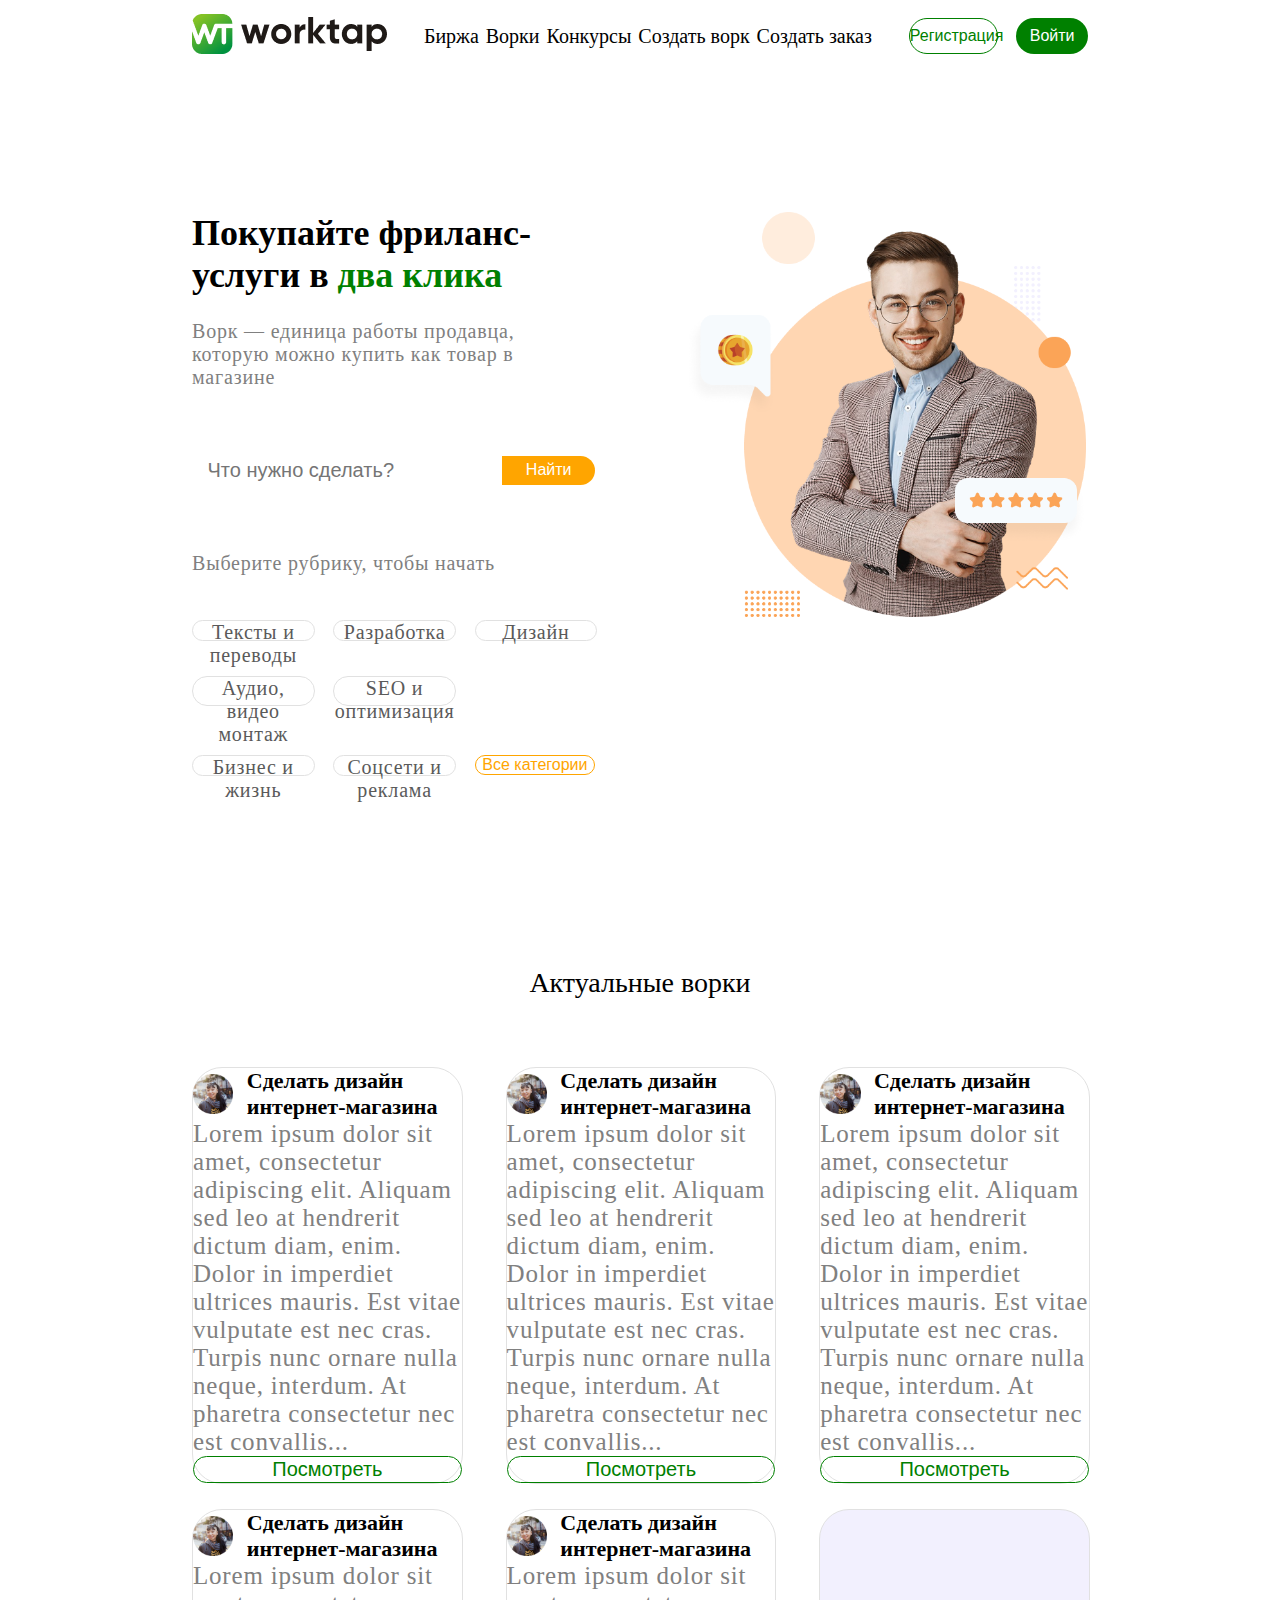
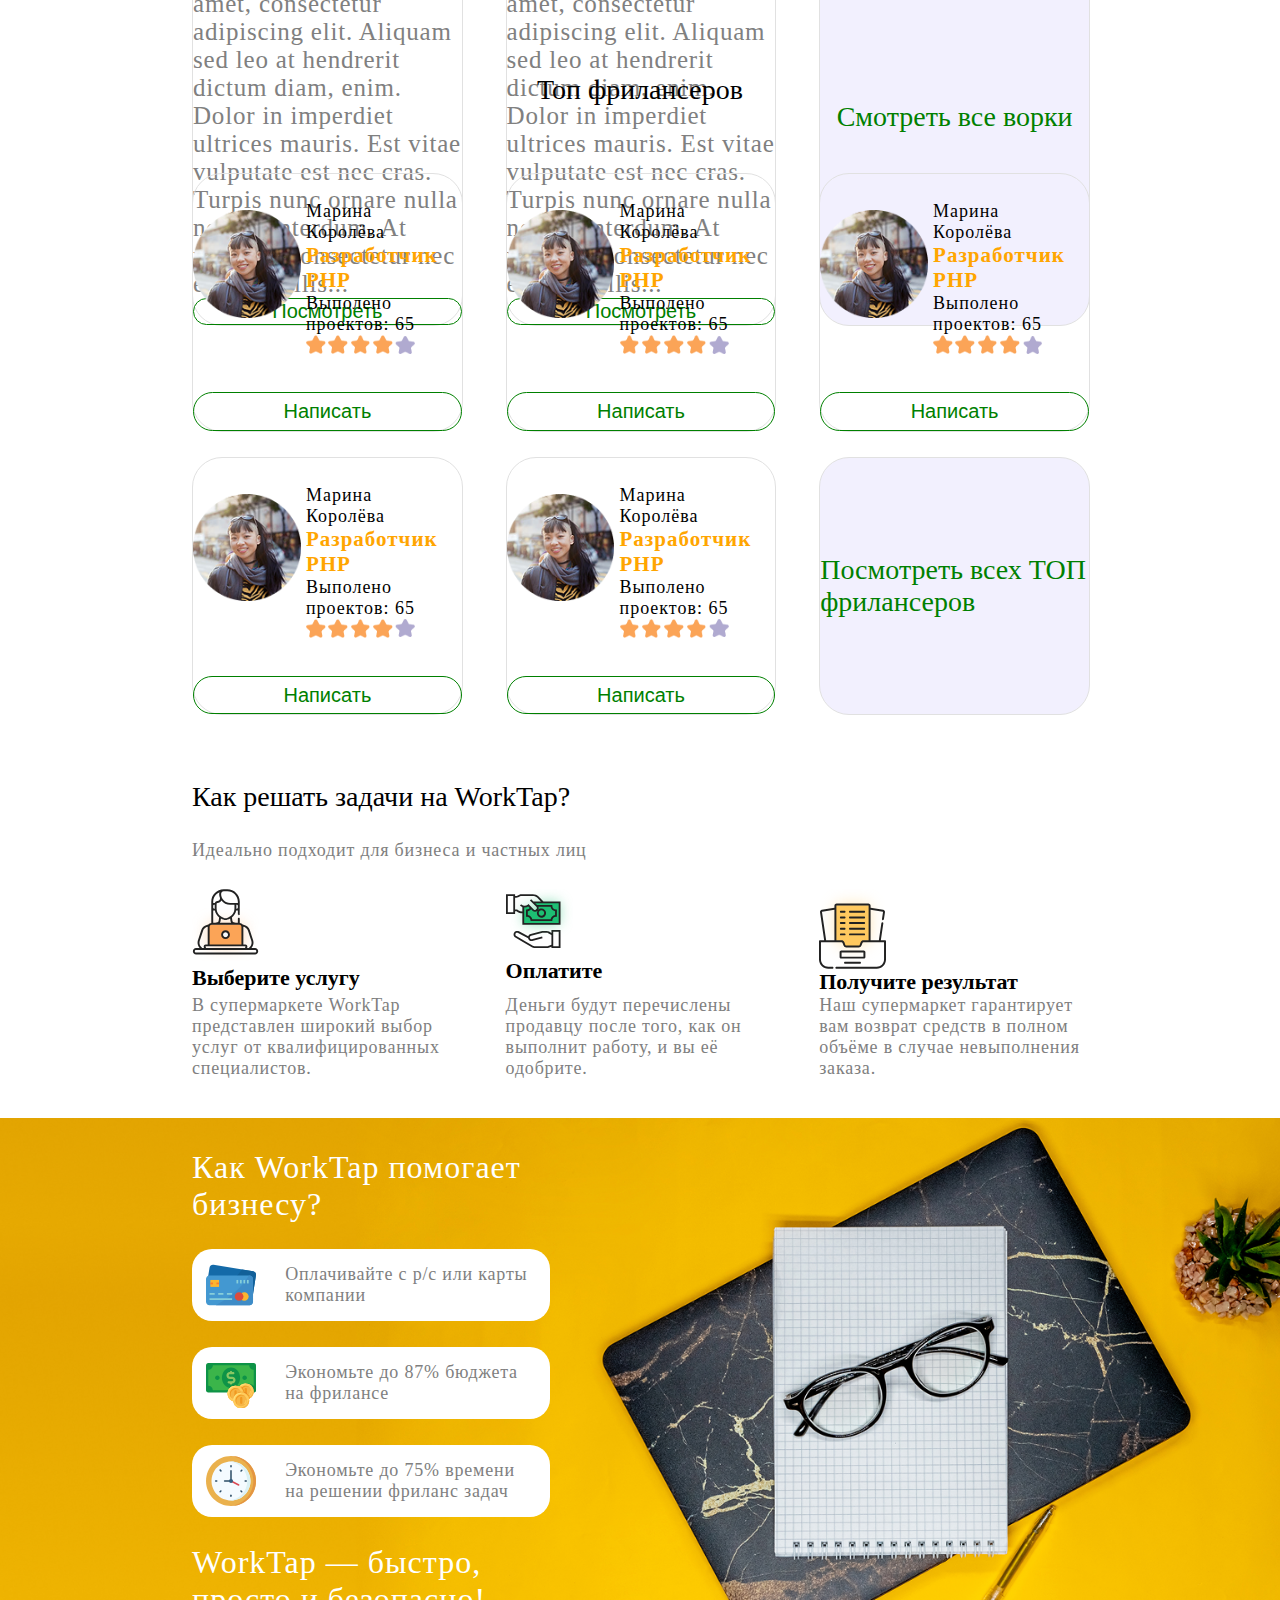
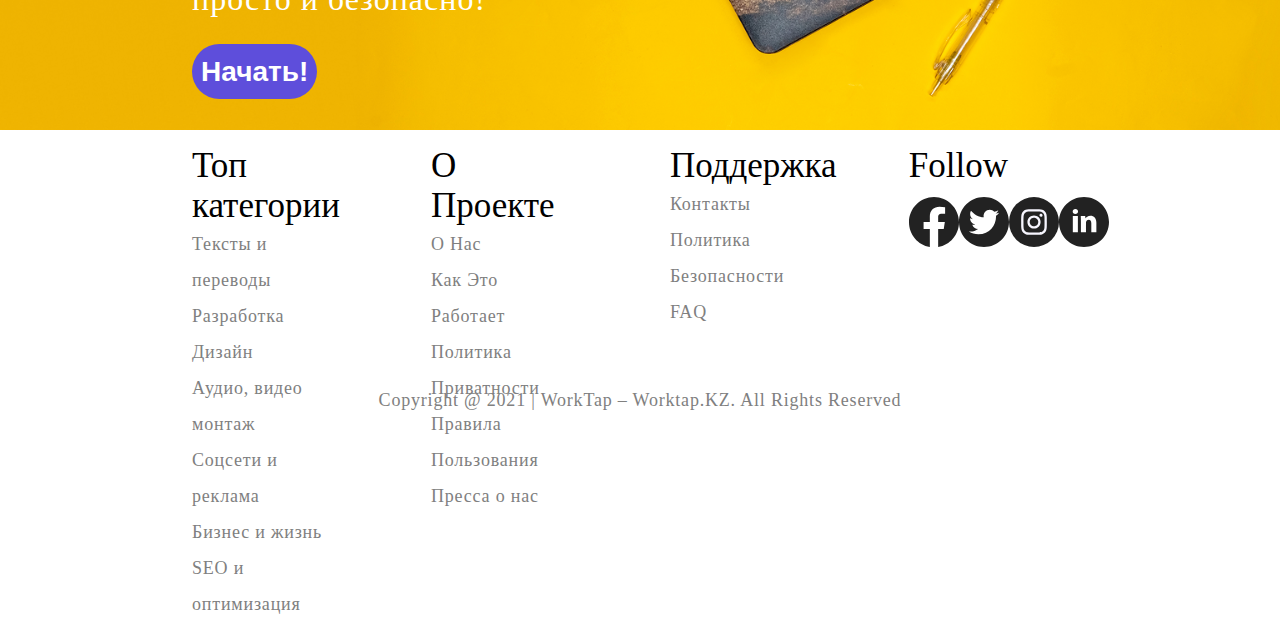
<file: index.html>
<!DOCTYPE html>
<html lang="en">
<head>
    <meta charset="UTF-8">
    <meta name="viewport" content="width=device-width, initial-scale=1.0">
    <title>Document</title>
    <link rel="stylesheet" href="style.css">
</head>
<body>
    <header>
        <nav>
            <a href="index.html"><img src="img/logo.png" alt=""></a>
            <div class="nav_menu">
                <a onclick="alert('register')" href="">Биржа</a>
                <a onclick="alert('register')" href="">Ворки</a>
                <a onclick="alert('register')" href="">Конкурсы</a>
                <a onclick="alert('register')" href="">Создать ворк</a>
                <a onclick="alert('register')" href="">Создать заказ</a>
            </div>
            <div class="nav_button">
                <button onclick="location.href='register/index.html'">Регистрация</button>
                <button onclick="location.href='enter/index.html'">Войти</button>
                <img src="img/burger_icon.svg" alt="">
            </div>
        </nav>
    </header>
    <main>
        <section class="section_1">
            <div>
                <h1>Покупайте фриланс-услуги в <span>два клика</span></h1>
                <p>Ворк — единица работы продавца, которую можно купить как товар в магазине </p>
                <div class="search">
                    <input type="text" placeholder="Что нужно сделать?">
                    <button>Найти</button>
                </div>
                <div class="bottom_block">
                    <p>Выберите рубрику, чтобы начать</p>
                    <div class="janr">
                        <p>Тексты и переводы </p>
                        <p>Разработка</p>
                        <p>Дизайн</p>
                        <p>Аудио, видео монтаж </p>
                        <p>SEO и оптимизация</p>
                        <p class="display_none"></p>
                        <p>Бизнес и жизнь</p>
                        <p>Соцсети и реклама</p>
                        <button>Все категории</button>
                    </div>
                </div>
            </div>
            <div>
                <img src="img/s_1_img.png" alt="">
            </div>
        </section>
        <h2>Актуальные ворки</h2>
        <section class="section_2">
            <div class="s_2_card">
                <div class="info">
                    <img src="img/profile_photo.png" alt="">
                    <h2>Сделать дизайн интернет-магазина</h2>
                </div>
                <p>Lorem ipsum dolor sit amet, consectetur adipiscing elit. Aliquam sed leo at hendrerit dictum diam, enim. Dolor in imperdiet ultrices mauris. Est vitae vulputate est nec cras. Turpis nunc ornare nulla neque, interdum. At pharetra consectetur nec est convallis...</p>
                <button class="standart_button">Посмотреть</button>
            </div>
            <div class="s_2_card">
                <div class="info">
                    <img src="img/profile_photo.png" alt="">
                    <h2>Сделать дизайн интернет-магазина</h2>
                </div>
                <p>Lorem ipsum dolor sit amet, consectetur adipiscing elit. Aliquam sed leo at hendrerit dictum diam, enim. Dolor in imperdiet ultrices mauris. Est vitae vulputate est nec cras. Turpis nunc ornare nulla neque, interdum. At pharetra consectetur nec est convallis...</p>
                <button class="standart_button">Посмотреть</button>
            </div>
            <div class="s_2_card">
                <div class="info">
                    <img src="img/profile_photo.png" alt="">
                    <h2>Сделать дизайн интернет-магазина</h2>
                </div>
                <p>Lorem ipsum dolor sit amet, consectetur adipiscing elit. Aliquam sed leo at hendrerit dictum diam, enim. Dolor in imperdiet ultrices mauris. Est vitae vulputate est nec cras. Turpis nunc ornare nulla neque, interdum. At pharetra consectetur nec est convallis...</p>
                <button class="standart_button">Посмотреть</button>
            </div>
            <div class="s_2_card">
                <div class="info">
                    <img src="img/profile_photo.png" alt="">
                    <h2>Сделать дизайн интернет-магазина</h2>
                </div>
                <p>Lorem ipsum dolor sit amet, consectetur adipiscing elit. Aliquam sed leo at hendrerit dictum diam, enim. Dolor in imperdiet ultrices mauris. Est vitae vulputate est nec cras. Turpis nunc ornare nulla neque, interdum. At pharetra consectetur nec est convallis...</p>
                <button class="standart_button">Посмотреть</button>
            </div>
            <div class="s_2_card">
                <div class="info">
                    <img src="img/profile_photo.png" alt="">
                    <h2>Сделать дизайн интернет-магазина</h2>
                </div>
                <p>Lorem ipsum dolor sit amet, consectetur adipiscing elit. Aliquam sed leo at hendrerit dictum diam, enim. Dolor in imperdiet ultrices mauris. Est vitae vulputate est nec cras. Turpis nunc ornare nulla neque, interdum. At pharetra consectetur nec est convallis...</p>
                <button class="standart_button">Посмотреть</button>
            </div>
            <div class="s_2_card">
                <a onclick="alert('register')" href="">Смотреть все ворки</a>
            </div>
        </section>
        <h2>Топ фрилансеров</h2>
        <section class="section_3">
            <div class="s_3_card">
                <div class="info">
                    <img src="img/profile_photo.png" alt="">
                    <div class="info__dup">
                        <h2>Марина Королёва</h2>
                        <h3>Разработчик PHP</h3>
                        <h2>Выполено проектов: 65</h2>
                        <div class="star_block">
                            <img src="img/full_star.png" alt="">
                            <img src="img/full_star.png" alt="">
                            <img src="img/full_star.png" alt="">
                            <img src="img/full_star.png" alt="">
                            <img src="img/fold_star.png" alt="">
                        </div>
                    </div>
                </div>
                <button class="standart_button">Написать</button>
            </div>
            <div class="s_3_card">
                <div class="info">
                    <img src="img/profile_photo.png" alt="">
                    <div class="info__dup">
                        <h2>Марина Королёва</h2>
                        <h3>Разработчик PHP</h3>
                        <h2>Выполено проектов: 65</h2>
                        <div class="star_block">
                            <img src="img/full_star.png" alt="">
                            <img src="img/full_star.png" alt="">
                            <img src="img/full_star.png" alt="">
                            <img src="img/full_star.png" alt="">
                            <img src="img/fold_star.png" alt="">
                        </div>
                    </div>
                </div>
                <button class="standart_button">Написать</button>
            </div>
            <div class="s_3_card">
                <div class="info">
                    <img src="img/profile_photo.png" alt="">
                    <div class="info__dup">
                        <h2>Марина Королёва</h2>
                        <h3>Разработчик PHP</h3>
                        <h2>Выполено проектов: 65</h2>
                        <div class="star_block">
                            <img src="img/full_star.png" alt="">
                            <img src="img/full_star.png" alt="">
                            <img src="img/full_star.png" alt="">
                            <img src="img/full_star.png" alt="">
                            <img src="img/fold_star.png" alt="">
                        </div>
                    </div>
                </div>
                <button class="standart_button">Написать</button>
            </div>
            <div class="s_3_card">
                <div class="info">
                    <img src="img/profile_photo.png" alt="">
                    <div class="info__dup">
                        <h2>Марина Королёва</h2>
                        <h3>Разработчик PHP</h3>
                        <h2>Выполено проектов: 65</h2>
                        <div class="star_block">
                            <img src="img/full_star.png" alt="">
                            <img src="img/full_star.png" alt="">
                            <img src="img/full_star.png" alt="">
                            <img src="img/full_star.png" alt="">
                            <img src="img/fold_star.png" alt="">
                        </div>
                    </div>
                </div>
                <button class="standart_button">Написать</button>
            </div>
            <div class="s_3_card">
                <div class="info">
                    <img src="img/profile_photo.png" alt="">
                    <div class="info__dup">
                        <h2>Марина Королёва</h2>
                        <h3>Разработчик PHP</h3>
                        <h2>Выполено проектов: 65</h2>
                        <div class="star_block">
                            <img src="img/full_star.png" alt="">
                            <img src="img/full_star.png" alt="">
                            <img src="img/full_star.png" alt="">
                            <img src="img/full_star.png" alt="">
                            <img src="img/fold_star.png" alt="">
                        </div>
                    </div>
                </div>
                <button class="standart_button">Написать</button>
            </div>
            <div class="s_3_card">
                <a onclick="alert('register')" href="">Посмотреть всех ТОП фрилансеров</a>
            </div>
        </section>
        <section class="section_4">
            <h2>Как решать задачи на WorkTap?</h2>
            <p>Идеально подходит для бизнеса и частных лиц</p>
            <div class="s_4_block">
                <div class="s_4_card">
                    <img src="img/s_4_1.svg" alt="">
                    <h2>Выберите услугу</h2>
                    <p>В супермаркете WorkTap представлен широкий выбор услуг от квалифицированных специалистов.</p>
                </div>
                <div class="s_4_card">
                    <img src="img/s_4_2.svg" alt="">
                    <h2>Оплатите</h2>
                    <p>Деньги будут перечислены продавцу после того, как он выполнит работу, и вы её одобрите. </p>
                </div>
                <div class="s_4_card">
                    <img src="img/s_4_3.svg" alt="">
                    <h2>Получите результат</h2>
                    <p>Наш супермаркет гарантирует вам возврат средств в полном объёме в случае невыполнения заказа.</p>
                </div>
            </div>
        </section>
        <section class="section_5">
            <div class="s_5_cont">
                <div>
                    <h2>Как WorkTap помогает бизнесу?</h2>
                    <div class="s_5_card">
                        <img src="img/credit-card%201.svg" alt="">
                        <p>Оплачивайте с р/с или карты компании</p>
                    </div>
                    <div class="s_5_card">
                        <img src="img/money%201.svg" alt="">
                        <p>Экономьте до 87% бюджета на фрилансе</p>
                    </div>
                    <div class="s_5_card">
                        <img src="img/clock%201.svg" alt="">
                        <p>Экономьте до 75% времени на решении фриланс задач</p>
                    </div>
                    <h2>WorkTap — быстро, просто и безопасно!</h2>
                    <button>Начать!</button>
                </div>
                <div>

                </div>
            </div>
        </section>
    </main>
    <footer>
        <section>
            <div>
                <div class="s_5_block">
                    <h2>Топ категории</h2>
                    <p>Тексты и переводы</p>
                    <p>Разработка</p>
                    <p>Дизайн</p>
                    <p>Аудио, видео монтаж</p>
                    <p>Соцсети и реклама</p>
                    <p>Бизнес и жизнь</p>
                    <p>SEO и оптимизация</p>
                </div>
                <div class="s_5_block">
                    <h2>О Проекте</h2>
                    <p>О Нас</p>
                    <p>Как Это Работает</p>
                    <p>Политика Приватности</p>
                    <p>Правила Пользования </p>
                    <p>Пресса о нас</p>
                </div>
                <div class="s_5_block">
                    <h2>Поддержка</h2>
                    <p>Контакты</p>
                    <p>Политика Безопасности</p>
                    <p>FAQ</p>
                </div>
                <div class="web">
                    <h2>Follow</h2>
                    <div class="list">
                        <img src="img/facebook-fill.svg" alt="">
                        <img src="img/twitter-fill.svg" alt="">
                        <img src="img/inst_fill.svg" alt="">
                        <img src="img/entypo-fill.svg" alt="">
                    </div>
                </div>
            </div>
            <div>
                <p>Copyright @ 2021  |  WorkTap – Worktap.KZ. All Rights Reserved</p>
            </div>
        </section>
    </footer>
    <script src="script.js"></script>
</body>
</html>
</file>
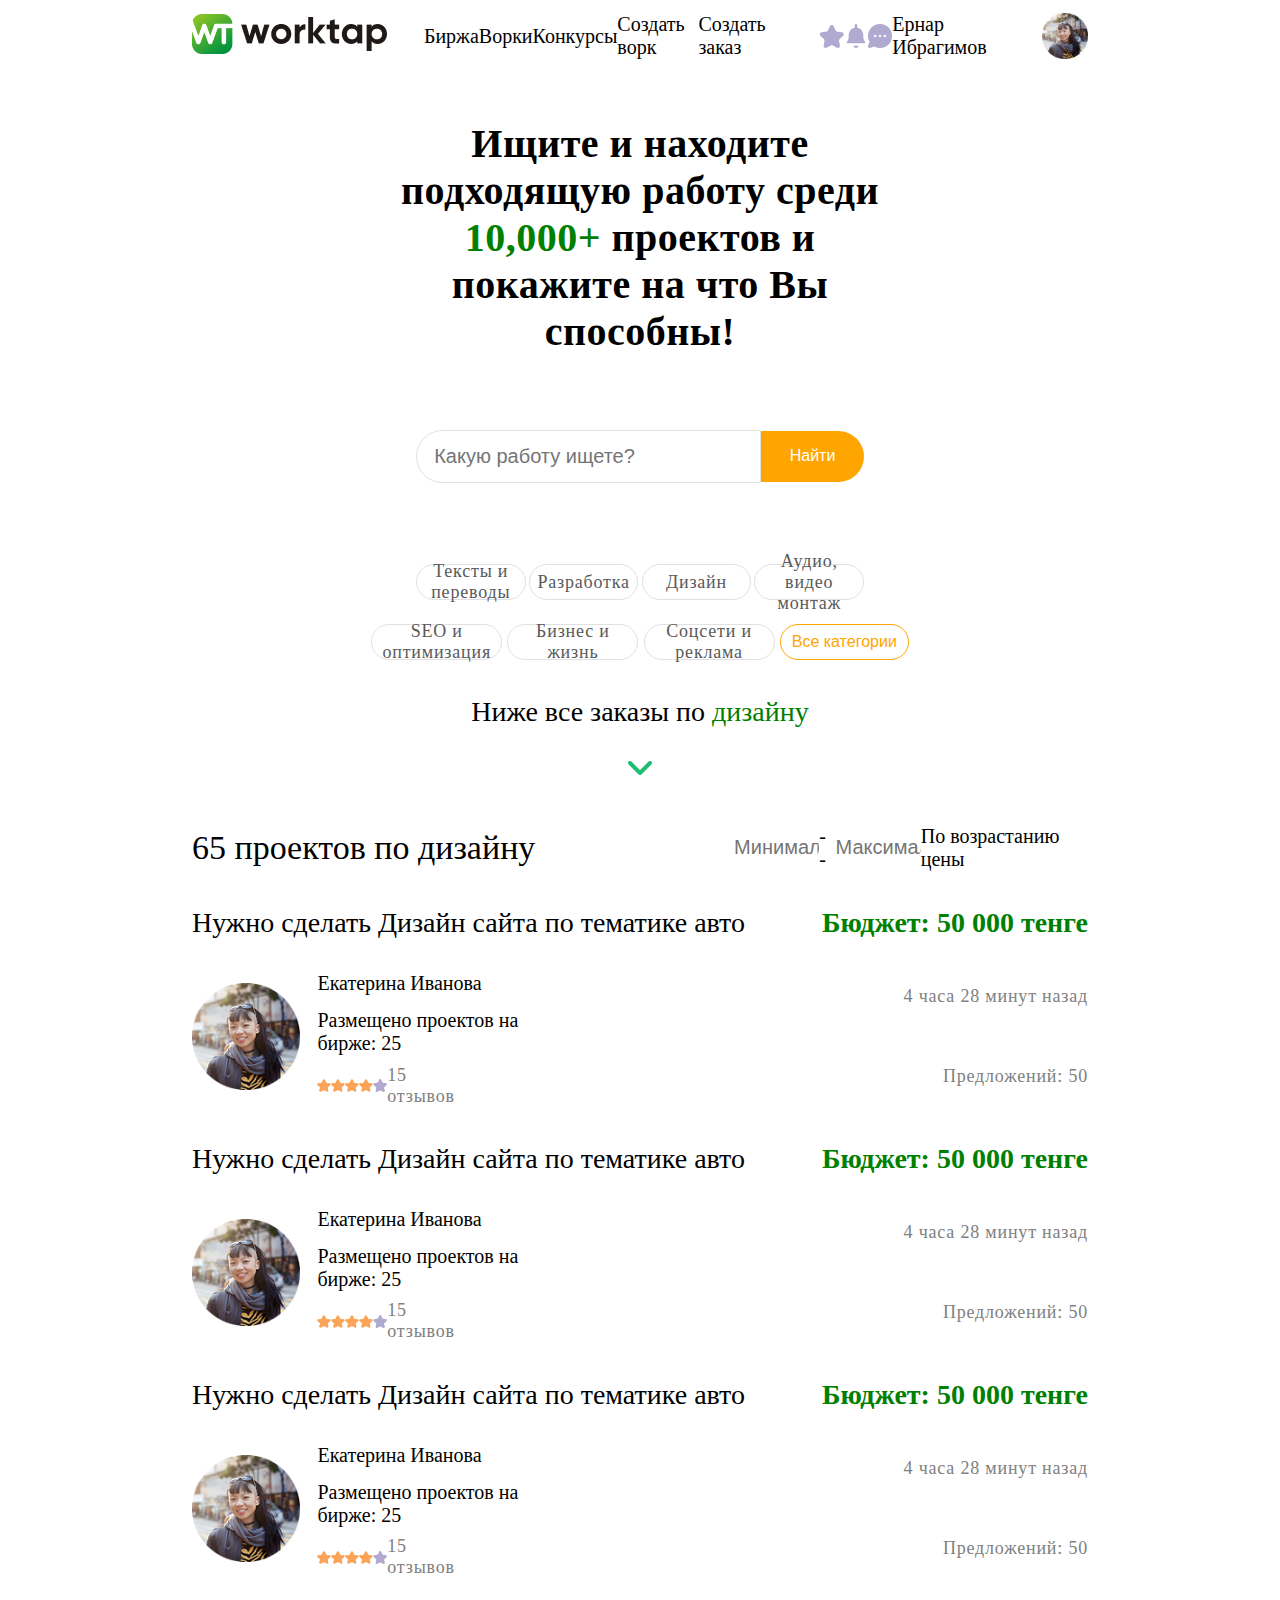
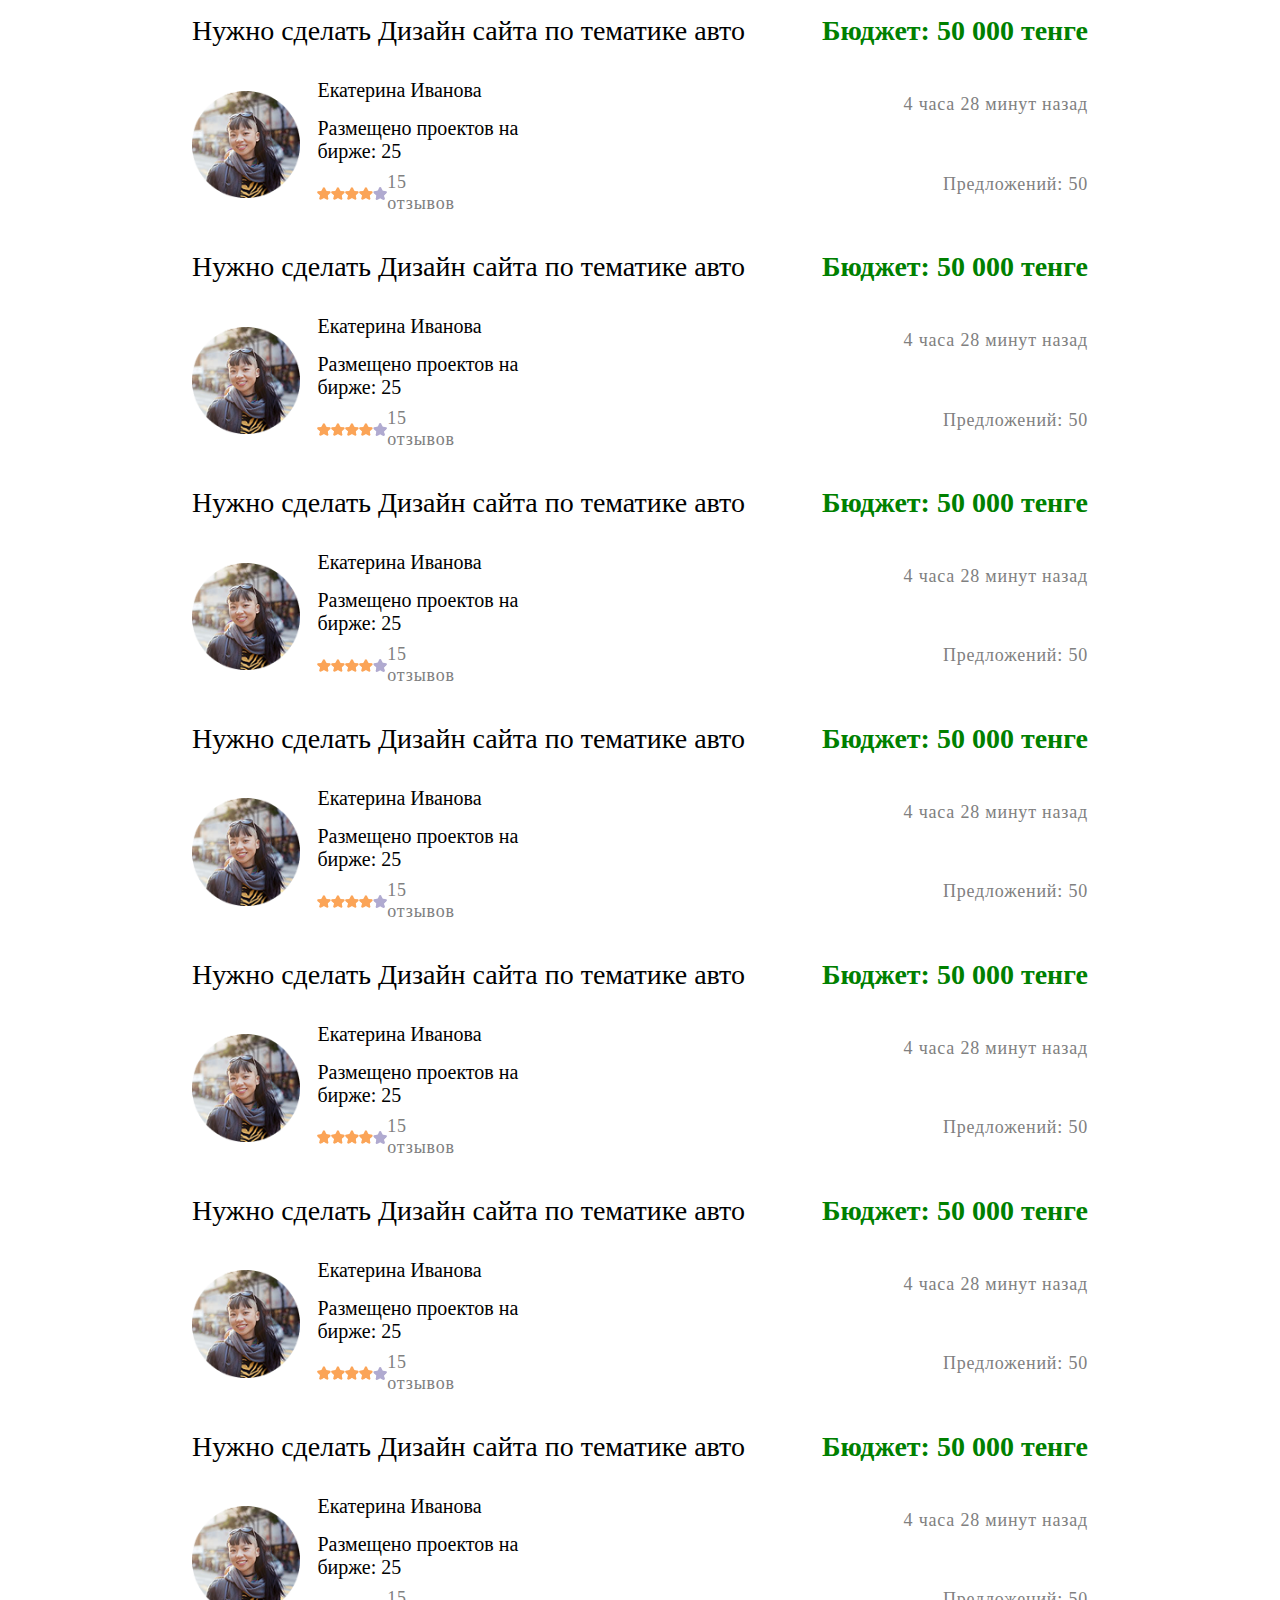
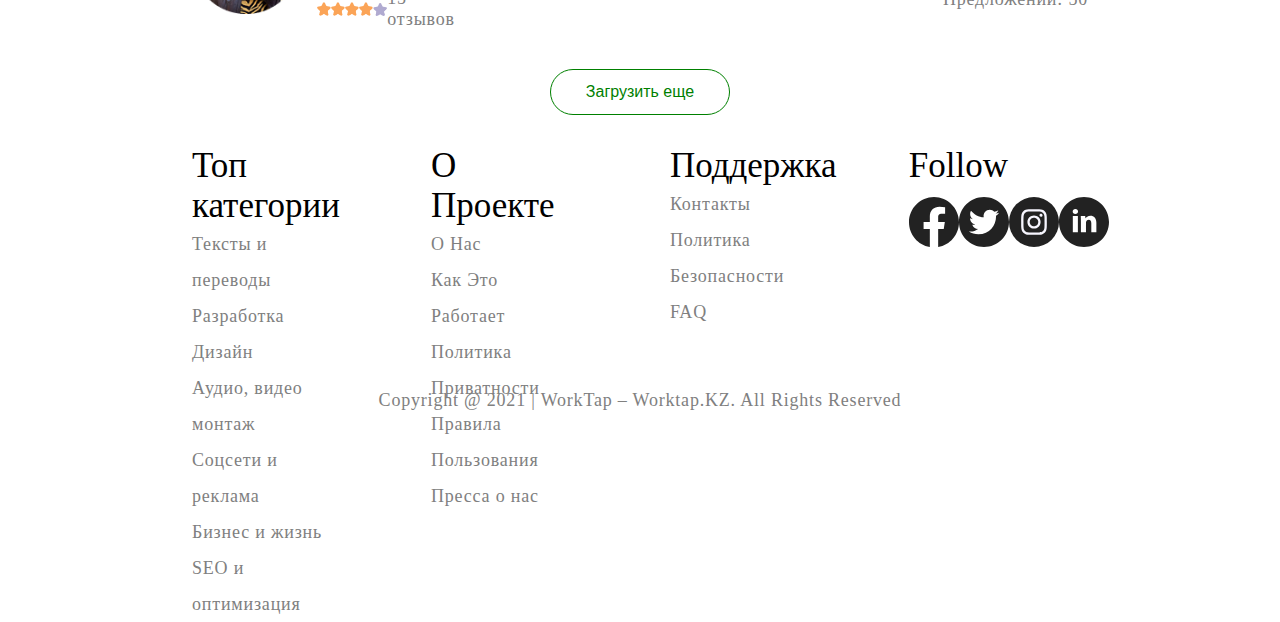
<file: all_work_page/index.html>
<!doctype html>
<html lang="en">
<head>
    <meta charset="UTF-8">
    <meta name="viewport"
          content="width=device-width, user-scalable=no, initial-scale=1.0, maximum-scale=1.0, minimum-scale=1.0">
    <meta http-equiv="X-UA-Compatible" content="ie=edge">
    <link rel="stylesheet" href="style.css">
    <title>Document</title>
</head>
<body>
<header>
    <nav>
        <a href="../first_page/index.html"><img src="../img/logo.png" alt=""></a>
        <div class="nav_menu">
            <a href="../first_page/index.html">Биржа</a>
            <a href="../all_work_page/index.html">Ворки</a>
            <a href="../contest/index.html">Конкурсы</a>
            <a href="../made_work_1/index.html">Создать ворк</a>
            <a href="../made_order/index.html">Создать заказ</a>
        </div>
        <div class="nav_button">
            <button onclick="location.href='../favorites/index.html'"><img src="../img/fold_star.png" alt=""></button>
            <button onclick="location.href=''"><img src="../img/bell.png" alt=""></button>
            <button onclick="location.href='../chat/index.html'"><img src="../img/chat.png" alt=""></button>
            <a>Ернар Ибрагимов</a>
            <img class="profile" onclick="location.href='../profile/index.html'" src="../img/profile_photo.png" alt="">
        </div>
    </nav>
</header>
<main>
    <section class="section_1">
        <h1>Ищите и находите подходящую работу среди <span>10,000+</span> проектов и покажите на что Вы способны!</h1>
        <div class="search">
            <input type="text" placeholder="Какую работу ищете?">
            <button>Найти</button>
        </div>
        <div class="janr">
            <div>
                <p>Тексты и переводы </p>
                <p>Разработка</p>
                <p>Дизайн</p>
                <p>Аудио, видео монтаж </p>
            </div>
            <div>
                <p>SEO и оптимизация</p>
                <p>Бизнес и жизнь</p>
                <p>Соцсети и реклама</p>
                <button>Все категории</button>
            </div>
        </div>
        <h2>Ниже все заказы по <span>дизайну</span></h2>
        <a id="s_2" href="#s_2"><img src="../img/bottom_vector.png" alt=""></a>
    </section>
    <section class="section_2">
        <div>
            <h1>65 проектов по дизайну</h1>
            <div>
                <input type="text" placeholder="Минимальная цена">
                <h2>--</h2>
                <input type="text" placeholder="Максимальная цена">
                <h2>По возрастанию цены</h2>
            </div>
        </div>
        <div>
            <div>
                <h2>Нужно сделать Дизайн сайта по тематике авто</h2>
                <span>Бюджет: 50 000 тенге</span>
            </div>
            <div>
                <div>
                    <img src="../img/profile_photo.png" alt="">
                    <div>
                        <h3>Екатерина Иванова</h3>
                        <h3>Размещено проектов на бирже: 25</h3>
                        <div>
                            <img src="../img/full_star.png" alt="">
                            <img src="../img/full_star.png" alt="">
                            <img src="../img/full_star.png" alt="">
                            <img src="../img/full_star.png" alt="">
                            <img src="../img/fold_star.png" alt="">
                            <p>15 отзывов</p>
                        </div>
                    </div>
                </div>
                <div>
                    <p>4 часа 28 минут назад</p>
                    <p>Предложений: 50</p>
                </div>
            </div>
        </div>
        <div>
            <div>
                <h2>Нужно сделать Дизайн сайта по тематике авто</h2>
                <span>Бюджет: 50 000 тенге</span>
            </div>
            <div>
                <div>
                    <img src="../img/profile_photo.png" alt="">
                    <div>
                        <h3>Екатерина Иванова</h3>
                        <h3>Размещено проектов на бирже: 25</h3>
                        <div>
                            <img src="../img/full_star.png" alt="">
                            <img src="../img/full_star.png" alt="">
                            <img src="../img/full_star.png" alt="">
                            <img src="../img/full_star.png" alt="">
                            <img src="../img/fold_star.png" alt="">
                            <p>15 отзывов</p>
                        </div>
                    </div>
                </div>
                <div>
                    <p>4 часа 28 минут назад</p>
                    <p>Предложений: 50</p>
                </div>
            </div>
        </div>
        <div>
            <div>
                <h2>Нужно сделать Дизайн сайта по тематике авто</h2>
                <span>Бюджет: 50 000 тенге</span>
            </div>
            <div>
                <div>
                    <img src="../img/profile_photo.png" alt="">
                    <div>
                        <h3>Екатерина Иванова</h3>
                        <h3>Размещено проектов на бирже: 25</h3>
                        <div>
                            <img src="../img/full_star.png" alt="">
                            <img src="../img/full_star.png" alt="">
                            <img src="../img/full_star.png" alt="">
                            <img src="../img/full_star.png" alt="">
                            <img src="../img/fold_star.png" alt="">
                            <p>15 отзывов</p>
                        </div>
                    </div>
                </div>
                <div>
                    <p>4 часа 28 минут назад</p>
                    <p>Предложений: 50</p>
                </div>
            </div>
        </div>
        <div>
            <div>
                <h2>Нужно сделать Дизайн сайта по тематике авто</h2>
                <span>Бюджет: 50 000 тенге</span>
            </div>
            <div>
                <div>
                    <img src="../img/profile_photo.png" alt="">
                    <div>
                        <h3>Екатерина Иванова</h3>
                        <h3>Размещено проектов на бирже: 25</h3>
                        <div>
                            <img src="../img/full_star.png" alt="">
                            <img src="../img/full_star.png" alt="">
                            <img src="../img/full_star.png" alt="">
                            <img src="../img/full_star.png" alt="">
                            <img src="../img/fold_star.png" alt="">
                            <p>15 отзывов</p>
                        </div>
                    </div>
                </div>
                <div>
                    <p>4 часа 28 минут назад</p>
                    <p>Предложений: 50</p>
                </div>
            </div>
        </div>
        <div>
            <div>
                <h2>Нужно сделать Дизайн сайта по тематике авто</h2>
                <span>Бюджет: 50 000 тенге</span>
            </div>
            <div>
                <div>
                    <img src="../img/profile_photo.png" alt="">
                    <div>
                        <h3>Екатерина Иванова</h3>
                        <h3>Размещено проектов на бирже: 25</h3>
                        <div>
                            <img src="../img/full_star.png" alt="">
                            <img src="../img/full_star.png" alt="">
                            <img src="../img/full_star.png" alt="">
                            <img src="../img/full_star.png" alt="">
                            <img src="../img/fold_star.png" alt="">
                            <p>15 отзывов</p>
                        </div>
                    </div>
                </div>
                <div>
                    <p>4 часа 28 минут назад</p>
                    <p>Предложений: 50</p>
                </div>
            </div>
        </div>
        <div>
            <div>
                <h2>Нужно сделать Дизайн сайта по тематике авто</h2>
                <span>Бюджет: 50 000 тенге</span>
            </div>
            <div>
                <div>
                    <img src="../img/profile_photo.png" alt="">
                    <div>
                        <h3>Екатерина Иванова</h3>
                        <h3>Размещено проектов на бирже: 25</h3>
                        <div>
                            <img src="../img/full_star.png" alt="">
                            <img src="../img/full_star.png" alt="">
                            <img src="../img/full_star.png" alt="">
                            <img src="../img/full_star.png" alt="">
                            <img src="../img/fold_star.png" alt="">
                            <p>15 отзывов</p>
                        </div>
                    </div>
                </div>
                <div>
                    <p>4 часа 28 минут назад</p>
                    <p>Предложений: 50</p>
                </div>
            </div>
        </div>
        <div>
            <div>
                <h2>Нужно сделать Дизайн сайта по тематике авто</h2>
                <span>Бюджет: 50 000 тенге</span>
            </div>
            <div>
                <div>
                    <img src="../img/profile_photo.png" alt="">
                    <div>
                        <h3>Екатерина Иванова</h3>
                        <h3>Размещено проектов на бирже: 25</h3>
                        <div>
                            <img src="../img/full_star.png" alt="">
                            <img src="../img/full_star.png" alt="">
                            <img src="../img/full_star.png" alt="">
                            <img src="../img/full_star.png" alt="">
                            <img src="../img/fold_star.png" alt="">
                            <p>15 отзывов</p>
                        </div>
                    </div>
                </div>
                <div>
                    <p>4 часа 28 минут назад</p>
                    <p>Предложений: 50</p>
                </div>
            </div>
        </div>
        <div>
            <div>
                <h2>Нужно сделать Дизайн сайта по тематике авто</h2>
                <span>Бюджет: 50 000 тенге</span>
            </div>
            <div>
                <div>
                    <img src="../img/profile_photo.png" alt="">
                    <div>
                        <h3>Екатерина Иванова</h3>
                        <h3>Размещено проектов на бирже: 25</h3>
                        <div>
                            <img src="../img/full_star.png" alt="">
                            <img src="../img/full_star.png" alt="">
                            <img src="../img/full_star.png" alt="">
                            <img src="../img/full_star.png" alt="">
                            <img src="../img/fold_star.png" alt="">
                            <p>15 отзывов</p>
                        </div>
                    </div>
                </div>
                <div>
                    <p>4 часа 28 минут назад</p>
                    <p>Предложений: 50</p>
                </div>
            </div>
        </div>
        <div>
            <div>
                <h2>Нужно сделать Дизайн сайта по тематике авто</h2>
                <span>Бюджет: 50 000 тенге</span>
            </div>
            <div>
                <div>
                    <img src="../img/profile_photo.png" alt="">
                    <div>
                        <h3>Екатерина Иванова</h3>
                        <h3>Размещено проектов на бирже: 25</h3>
                        <div>
                            <img src="../img/full_star.png" alt="">
                            <img src="../img/full_star.png" alt="">
                            <img src="../img/full_star.png" alt="">
                            <img src="../img/full_star.png" alt="">
                            <img src="../img/fold_star.png" alt="">
                            <p>15 отзывов</p>
                        </div>
                    </div>
                </div>
                <div>
                    <p>4 часа 28 минут назад</p>
                    <p>Предложений: 50</p>
                </div>
            </div>
        </div>
        <div>
            <div>
                <h2>Нужно сделать Дизайн сайта по тематике авто</h2>
                <span>Бюджет: 50 000 тенге</span>
            </div>
            <div>
                <div>
                    <img src="../img/profile_photo.png" alt="">
                    <div>
                        <h3>Екатерина Иванова</h3>
                        <h3>Размещено проектов на бирже: 25</h3>
                        <div>
                            <img src="../img/full_star.png" alt="">
                            <img src="../img/full_star.png" alt="">
                            <img src="../img/full_star.png" alt="">
                            <img src="../img/full_star.png" alt="">
                            <img src="../img/fold_star.png" alt="">
                            <p>15 отзывов</p>
                        </div>
                    </div>
                </div>
                <div>
                    <p>4 часа 28 минут назад</p>
                    <p>Предложений: 50</p>
                </div>
            </div>
        </div>
        <div>
            <button >Загрузить еще</button>
        </div>
    </section>
</main>
<footer>
    <section>
        <div>
            <div class="s_5_block">
                <h2>Топ категории</h2>
                <p>Тексты и переводы</p>
                <p>Разработка</p>
                <p>Дизайн</p>
                <p>Аудио, видео монтаж</p>
                <p>Соцсети и реклама</p>
                <p>Бизнес и жизнь</p>
                <p>SEO и оптимизация</p>
            </div>
            <div class="s_5_block">
                <h2>О Проекте</h2>
                <p>О Нас</p>
                <p>Как Это Работает</p>
                <p>Политика Приватности</p>
                <p>Правила Пользования </p>
                <p>Пресса о нас</p>
            </div>
            <div class="s_5_block">
                <h2>Поддержка</h2>
                <p>Контакты</p>
                <p>Политика Безопасности</p>
                <p>FAQ</p>
            </div>
            <div class="web">
                <h2>Follow</h2>
                <div class="list">
                    <img src="../img/facebook-fill.svg" alt="">
                    <img src="../img/twitter-fill.svg" alt="">
                    <img src="../img/inst_fill.svg" alt="">
                    <img src="../img/entypo-fill.svg" alt="">
                </div>
            </div>
        </div>
        <div>
            <p>Copyright @ 2021  |  WorkTap – Worktap.KZ. All Rights Reserved</p>
        </div>
    </section>
</footer>
<script src="../script.js"></script>
</body>
</html>
</file>
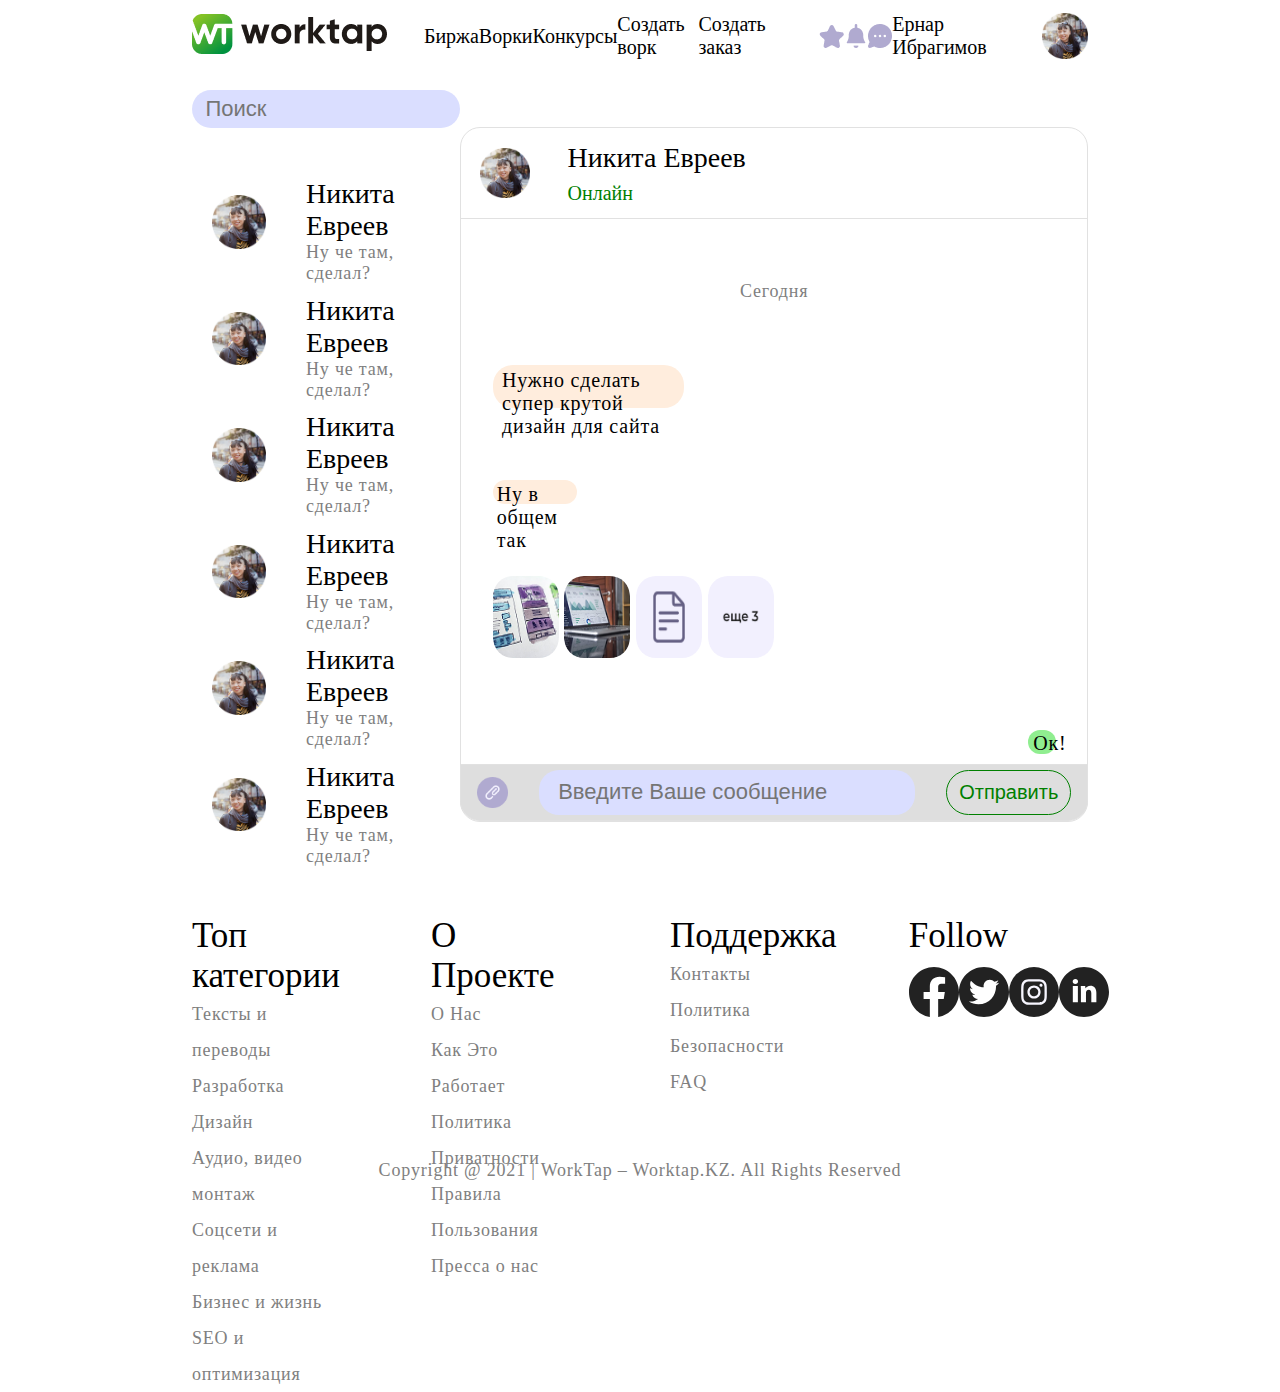
<file: chat/index.html>
<!doctype html>
<html lang="en">
<head>
    <meta charset="UTF-8">
    <meta name="viewport"
          content="width=device-width, user-scalable=no, initial-scale=1.0, maximum-scale=1.0, minimum-scale=1.0">
    <meta http-equiv="X-UA-Compatible" content="ie=edge">
    <title>Document</title>
    <link rel="stylesheet" href="style.css">
</head>
<body>
<header>
    <nav>
        <a href="../first_page/index.html"><img src="../img/logo.png" alt=""></a>
        <div class="nav_menu">
            <a href="../first_page/index.html">Биржа</a>
            <a href="../all_work_page/index.html">Ворки</a>
            <a href="../contest/index.html">Конкурсы</a>
            <a href="../made_work_1/index.html">Создать ворк</a>
            <a href="../made_order/index.html">Создать заказ</a>
        </div>
        <div class="nav_button">
            <button onclick="location.href='../favorites/index.html'"><img src="../img/fold_star.png" alt=""></button>
            <button onclick="location.href=''"><img src="../img/bell.png" alt=""></button>
            <button onclick="location.href='../chat/index.html'"><img src="../img/chat.png" alt=""></button>
            <a>Ернар Ибрагимов</a>
            <img class="profile" onclick="location.href='../profile/index.html'" src="../img/profile_photo.png" alt="">
        </div>
    </nav>
</header>
<main>
    <section class="section_1">
        <div class="people">
            <input type="search" placeholder="Поиск">
            <div class="people__list">
                <div class="profile">
                    <img src="../img/profile_photo.png" alt="">
                    <div class="profile__text">
                        <h2>Никита Евреев</h2>
                        <p>Ну че там, сделал?</p>
                    </div>
                </div>
                <div class="profile">
                    <img src="../img/profile_photo.png" alt="">
                    <div class="profile__text">
                        <h2>Никита Евреев</h2>
                        <p>Ну че там, сделал?</p>
                    </div>
                </div>
                <div class="profile">
                    <img src="../img/profile_photo.png" alt="">
                    <div class="profile__text">
                        <h2>Никита Евреев</h2>
                        <p>Ну че там, сделал?</p>
                    </div>
                </div>
                <div class="profile">
                    <img src="../img/profile_photo.png" alt="">
                    <div class="profile__text">
                        <h2>Никита Евреев</h2>
                        <p>Ну че там, сделал?</p>
                    </div>
                </div>
                <div class="profile">
                    <img src="../img/profile_photo.png" alt="">
                    <div class="profile__text">
                        <h2>Никита Евреев</h2>
                        <p>Ну че там, сделал?</p>
                    </div>
                </div>
                <div class="profile">
                    <img src="../img/profile_photo.png" alt="">
                    <div class="profile__text">
                        <h2>Никита Евреев</h2>
                        <p>Ну че там, сделал?</p>
                    </div>
                </div>
            </div>
        </div>
        <div class="chat">
            <div class="chat__profile">
                <img src="../img/profile_photo.png" alt="">
                <div class="name">
                    <h2>Никита Евреев</h2>
                    <span class="green_span">Онлайн</span>
                </div>
            </div>
            <div class="chat__block">
                <div class="display_none"></div>
                <div>
                    <p>Сегодня</p>
                </div>
                <div class="enemy_text">
                    <div class="block_1">
                        <p>Нужно сделать супер крутой дизайн для сайта</p>
                    </div>
                </div>
                <div class="enemy_text">
                    <div class="block_2">
                        <p>Ну в общем так</p>
                    </div>
                </div>
                <div class="enemy_photo">
                    <div class="block_3">
                        <img src="../img/chat_1.png" alt="">
                        <img src="../img/chat_2.png" alt="">
                        <img src="../img/chat_3.png" alt="">
                        <img src="../img/chat_4.png" alt="">
                    </div>
                </div>
                <div class="your_text">
                    <div class="block_4">
                        <p>Ок!</p>
                    </div>
                </div>
            </div>
            <div class="chat__send">
                <img src="../img/skrepka.png" alt="">
                <input type="text" placeholder="Введите Ваше сообщение">
                <button class="standart_button">Отправить</button>
            </div>
        </div>
    </section>
</main>
<footer>
    <section>
        <div>
            <div class="s_5_block">
                <h2>Топ категории</h2>
                <p>Тексты и переводы</p>
                <p>Разработка</p>
                <p>Дизайн</p>
                <p>Аудио, видео монтаж</p>
                <p>Соцсети и реклама</p>
                <p>Бизнес и жизнь</p>
                <p>SEO и оптимизация</p>
            </div>
            <div class="s_5_block">
                <h2>О Проекте</h2>
                <p>О Нас</p>
                <p>Как Это Работает</p>
                <p>Политика Приватности</p>
                <p>Правила Пользования </p>
                <p>Пресса о нас</p>
            </div>
            <div class="s_5_block">
                <h2>Поддержка</h2>
                <p>Контакты</p>
                <p>Политика Безопасности</p>
                <p>FAQ</p>
            </div>
            <div class="web">
                <h2>Follow</h2>
                <div class="list">
                    <img src="../img/facebook-fill.svg" alt="">
                    <img src="../img/twitter-fill.svg" alt="">
                    <img src="../img/inst_fill.svg" alt="">
                    <img src="../img/entypo-fill.svg" alt="">
                </div>
            </div>
        </div>
        <div>
            <p>Copyright @ 2021  |  WorkTap – Worktap.KZ. All Rights Reserved</p>
        </div>
    </section>
</footer>
<script src="../script.js"></script>
</body>
</html>
</file>
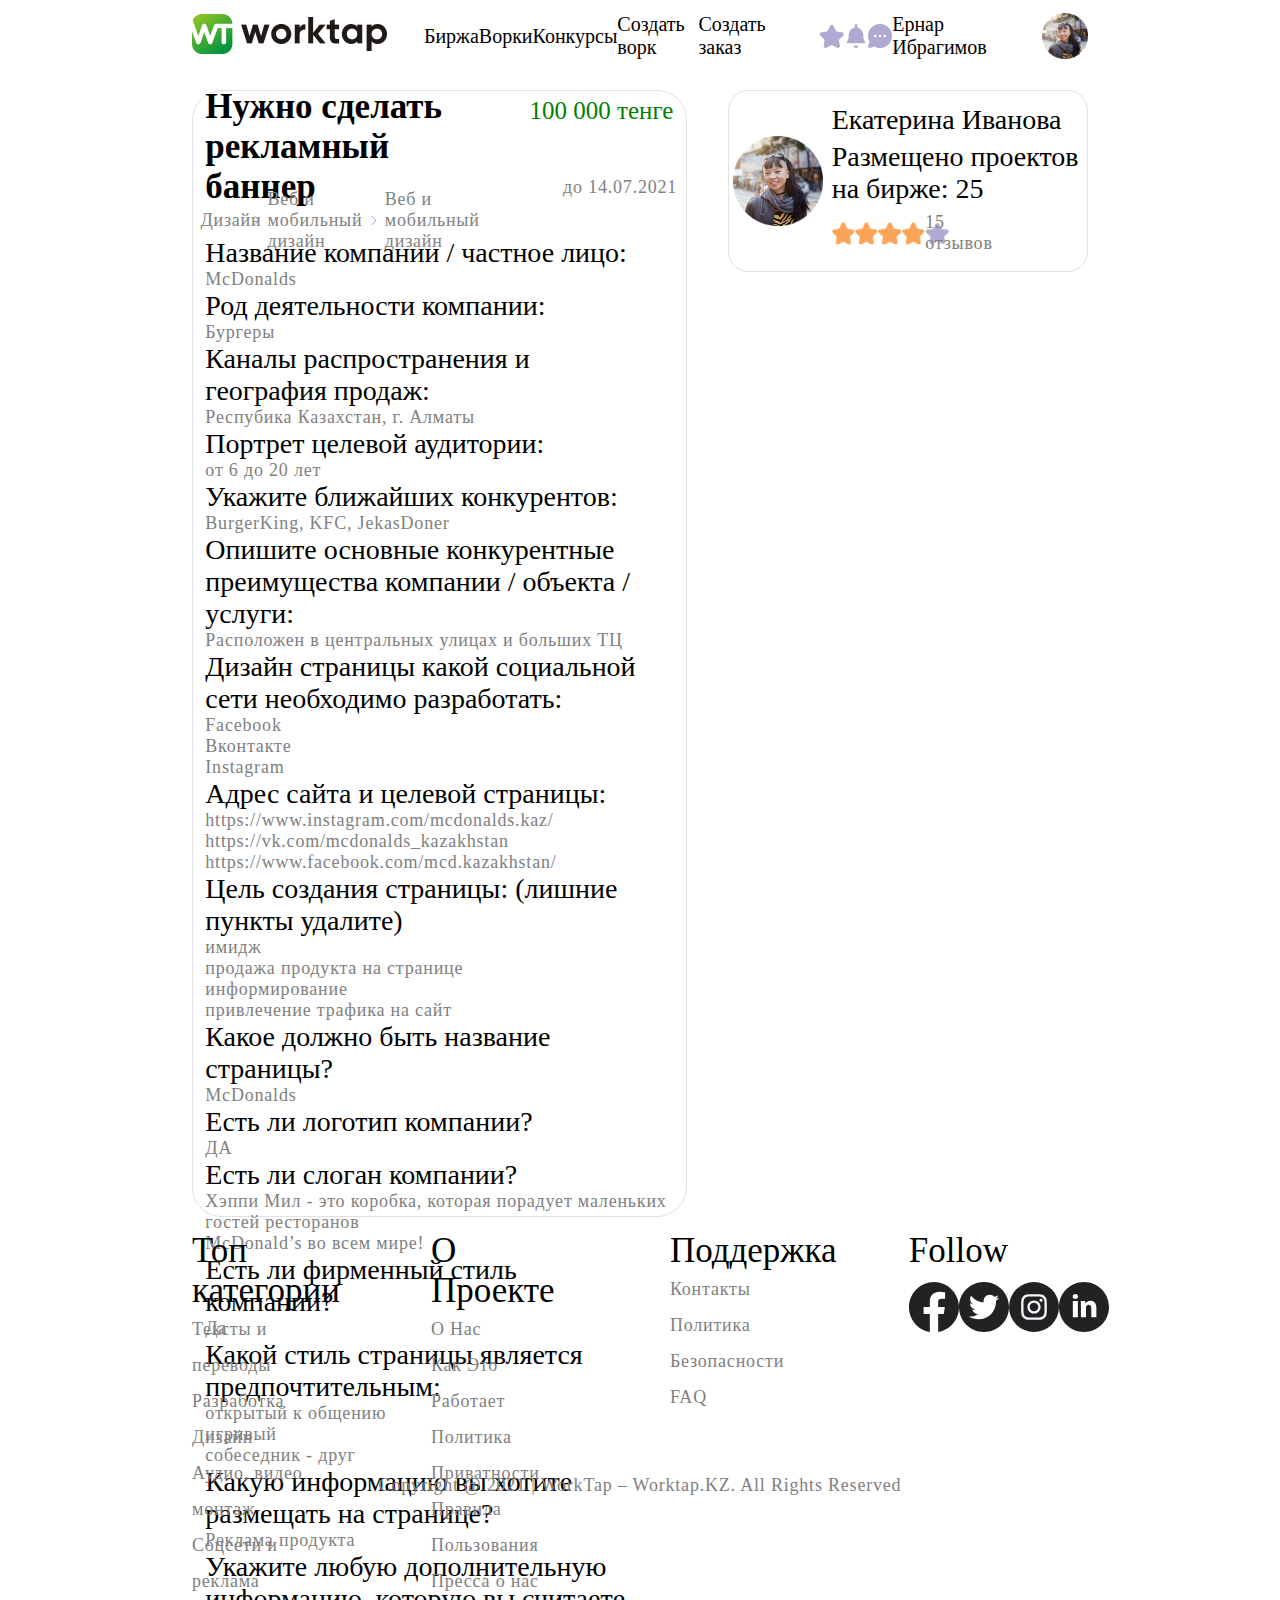
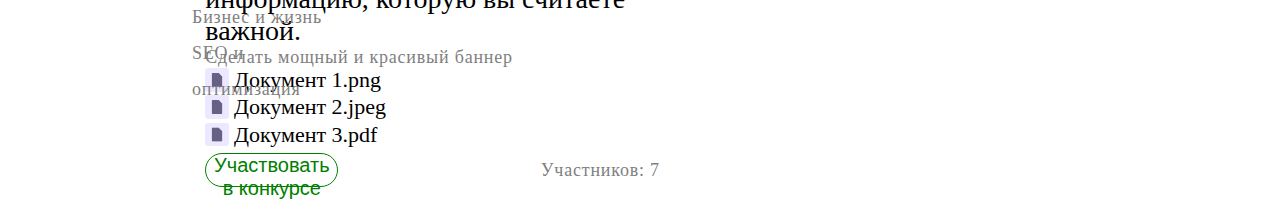
<file: contest/index.html>
<!doctype html>
<html lang="en">
<head>
    <meta charset="UTF-8">
    <meta name="viewport"
          content="width=device-width, user-scalable=no, initial-scale=1.0, maximum-scale=1.0, minimum-scale=1.0">
    <meta http-equiv="X-UA-Compatible" content="ie=edge">
    <title>Document</title>
    <link rel="stylesheet" href="style.css">
</head>
<body>
<header>
    <nav>
        <a href="../first_page/index.html"><img src="../img/logo.png" alt=""></a>
        <div class="nav_menu">
            <a href="../first_page/index.html">Биржа</a>
            <a href="../all_work_page/index.html">Ворки</a>
            <a href="../contest/index.html">Конкурсы</a>
            <a href="../made_work_1/index.html">Создать ворк</a>
            <a href="../made_order/index.html">Создать заказ</a>
        </div>
        <div class="nav_button">
            <button onclick="location.href='../favorites/index.html'"><img src="../img/fold_star.png" alt=""></button>
            <button onclick="location.href=''"><img src="../img/bell.png" alt=""></button>
            <button onclick="location.href='../chat/index.html'"><img src="../img/chat.png" alt=""></button>
            <a>Ернар Ибрагимов</a>
            <img class="profile" onclick="location.href='../profile/index.html'" src="../img/profile_photo.png" alt="">
        </div>
    </nav>
</header>
<main>
    <section class="section_1">
        <div class="s_1_text">
            <div class="s_1_text__top">
                <h1>Нужно сделать рекламный баннер</h1>
                <div class="value">
                    <span class="green_span">100 000 тенге</span>
                    <p>до 14.07.2021</p>
                </div>
            </div>
            <div class="s_1_text__teg">
                <p>Дизайн</p>
                <img src="../img/vector_right.png" alt="">
                <p>Веб и мобильный дизайн</p>
                <img src="../img/vector_right.png" alt="">
                <p>Веб и мобильный дизайн</p>
            </div>
            <h2>Название компании / частное лицо: </h2>
            <p>McDonalds</p>
            <h2>Род деятельности компании: </h2>
            <p>Бургеры</p>
            <h2>Каналы распространения и география продаж: </h2>
            <p>Респубика Казахстан, г. Алматы</p>
            <h2>Портрет целевой аудитории: </h2>
            <p>от 6 до 20 лет</p>
            <h2>Укажите ближайших конкурентов: </h2>
            <p>BurgerKing, KFC, JekasDoner</p>
            <h2>Опишите основные конкурентные преимущества компании / объекта / услуги:</h2>
            <p>Расположен в центральных улицах и больших ТЦ</p>
            <h2>Дизайн страницы какой социальной сети необходимо разработать:</h2>
            <p>Facebook</p>
            <p>Вконтакте</p>
            <p>Instagram</p>
            <h2>Адрес сайта и целевой страницы:</h2>
            <p>https://www.instagram.com/mcdonalds.kaz/</p>
            <p>https://vk.com/mcdonalds_kazakhstan</p>
            <p>https://www.facebook.com/mcd.kazakhstan/</p>
            <h2>Цель создания страницы: (лишние пункты удалите)</h2>
            <p>имидж</p>
            <p>продажа продукта на странице</p>
            <p>информирование</p>
            <p>привлечение трафика на сайт</p>
            <h2>Какое должно быть название страницы?</h2>
            <p>McDonalds</p>
            <h2>Есть ли логотип компании?</h2>
            <p>ДА</p>
            <h2>Есть ли слоган компании?
            </h2>
            <p>Хэппи Мил - это коробка, которая порадует маленьких гостей ресторанов</p>
            <p>McDonald’s во всем мире!</p>
            <h2>Есть ли фирменный стиль компании?</h2>
            <p>Да</p>
            <h2>Какой стиль страницы является предпочтительным:</h2>
            <p>открытый к общению</p>
            <p>игривый</p>
            <p>собеседник - друг</p>
            <h2>Какую информацию вы хотите размещать на странице?</h2>
            <p>Реклама продукта</p>
            <h2>Укажите любую дополнительную информацию, которую вы считаете важной.</h2>
            <p>Сделать мощный и красивый баннер</p>
            <div class="s_1_text__file">
                <div class="document">
                    <img src="../img/doc.png" alt="">
                    <h2>Документ 1.png </h2>
                </div>
                <div class="document">
                    <img src="../img/doc.png" alt="">
                    <h2>Документ 2.jpeg </h2>
                </div>
                <div class="document">
                    <img src="../img/doc.png" alt="">
                    <h2>Документ 3.pdf </h2>
                </div>
            </div>
            <div class="s_1_text__bottom">
                <button id="order" class="standart_button">Участвовать в конкурсе</button>
                <p id="hide">Участников: 7</p>
            </div>
        </div>
        <div class="s_1_profile">
            <img src="../img/profile_photo.png" alt="">
            <div class="text">
                <h2>Екатерина Иванова</h2>
                <h2>Размещено проектов на бирже: 25</h2>
                <div class="stars">
                    <div class="stars__star_block">
                        <img src="../img/full_star.png" alt="">
                        <img src="../img/full_star.png" alt="">
                        <img src="../img/full_star.png" alt="">
                        <img src="../img/full_star.png" alt="">
                        <img src="../img/fold_star.png" alt="">
                    </div>
                    <p>15 отзывов</p>
                </div>
            </div>
        </div>
    </section>
    <section id="section_2" class="section_2">
        <div class="s_2_text">
            <h1>Принять участие</h1>
            <div class="input_block">
                <h2>Описание</h2>
                <input type="text" placeholder="Кратко опишите свой ворк">
            </div>
            <div class="text_block">
                <h1>Фотографии для конкурса</h1>
                <h2>Загрузите фотографии работ, которые Вы сделали для конкурса. </h2>
            </div>
            <div class="imgs">
                <div class="add_photo">
                    <img src="../img/orange_plus.png" alt="">
                    <span class="orange_span">Добавить фото </span>
                </div>
                <img src="../img/made_work_5_1.png" alt="">
                <img src="../img/made_work_5_2.png" alt="">
            </div>
            <button onclick="location.href='../profile'" class="standart_button">Отправить работу</button>
        </div>
        <div class="display_none">

        </div>
    </section>
</main>
<footer>
    <section>
        <div>
            <div class="s_5_block">
                <h2>Топ категории</h2>
                <p>Тексты и переводы</p>
                <p>Разработка</p>
                <p>Дизайн</p>
                <p>Аудио, видео монтаж</p>
                <p>Соцсети и реклама</p>
                <p>Бизнес и жизнь</p>
                <p>SEO и оптимизация</p>
            </div>
            <div class="s_5_block">
                <h2>О Проекте</h2>
                <p>О Нас</p>
                <p>Как Это Работает</p>
                <p>Политика Приватности</p>
                <p>Правила Пользования </p>
                <p>Пресса о нас</p>
            </div>
            <div class="s_5_block">
                <h2>Поддержка</h2>
                <p>Контакты</p>
                <p>Политика Безопасности</p>
                <p>FAQ</p>
            </div>
            <div class="web">
                <h2>Follow</h2>
                <div class="list">
                    <img src="../img/facebook-fill.svg" alt="">
                    <img src="../img/twitter-fill.svg" alt="">
                    <img src="../img/inst_fill.svg" alt="">
                    <img src="../img/entypo-fill.svg" alt="">
                </div>
            </div>
        </div>
        <div>
            <p>Copyright @ 2021  |  WorkTap – Worktap.KZ. All Rights Reserved</p>
        </div>
    </section>
</footer>
<script src="script.js"></script>
</body>
</html>
</file>
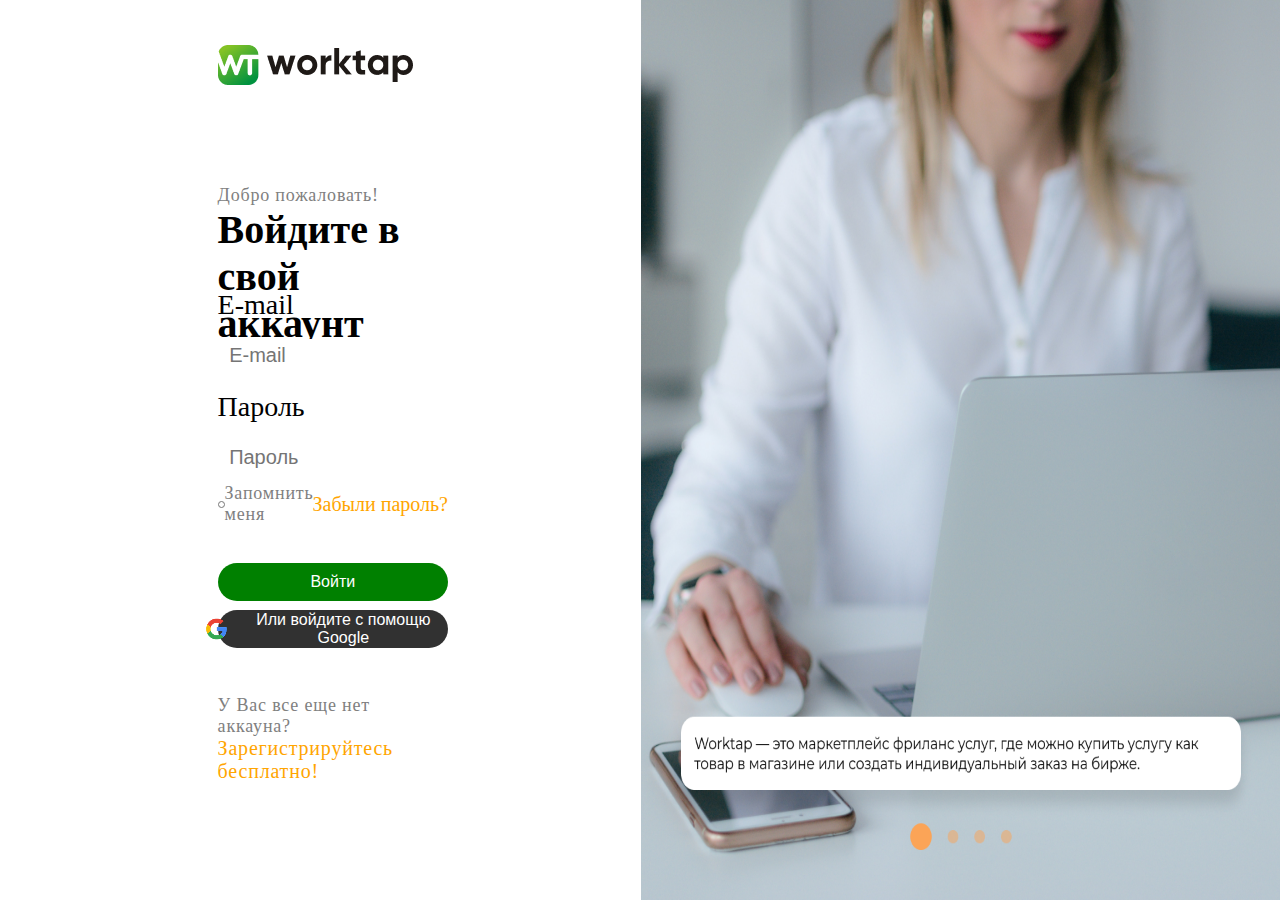
<file: enter/index.html>
<!doctype html>
<html lang="en">
<head>
    <meta charset="UTF-8">
    <meta name="viewport"
          content="width=device-width, user-scalable=no, initial-scale=1.0, maximum-scale=1.0, minimum-scale=1.0">
    <meta http-equiv="X-UA-Compatible" content="ie=edge">
    <title>Document</title>
    <link rel="stylesheet" href="style.css">
</head>
<body>
    <main>
        <section>
            <div>
                <div>
                    <a href="../index.html"><img src="../img/logo.png" alt=""></a>
                    <div class="cont">
                        <div class="top">
                            <p>Добро пожаловать!</p>
                            <h1>Войдите в свой аккаунт</h1>
                        </div>
                        <div class="middle">
                            <h2>E-mail</h2>
                            <input type="text" placeholder="E-mail">
                            <h2>Пароль</h2>
                            <input type="password" placeholder="Пароль">
                            <div class="memory">
                                <div>
                                    <input type="radio" id="memory" value="Huey">
                                    <p>Запомнить меня</p>
                                </div>
                                <span onclick="location.href='../recovery/index.html'">Забыли пароль?</span>
                            </div>
                        </div>
                        <div class="buttons">
                            <button onclick="location.href='../first_page/index.html'">Войти</button>
                            <button><img src="../img/google.png" alt=""> Или войдите с помощю Google</button>
                        </div>
                        <div class="bottom">
                            <p>У Вас все еще нет аккауна? <span onclick="location.href='../register/index.html'">Зарегистрируйтесь бесплатно!</span></p>
                        </div>
                    </div>
                    <div class="display_none"></div>
                </div>
            </div>
            <img class="img" src="../img/Frame 146.png" alt="">
        </section>
    </main>
</body>
</html>
</file>
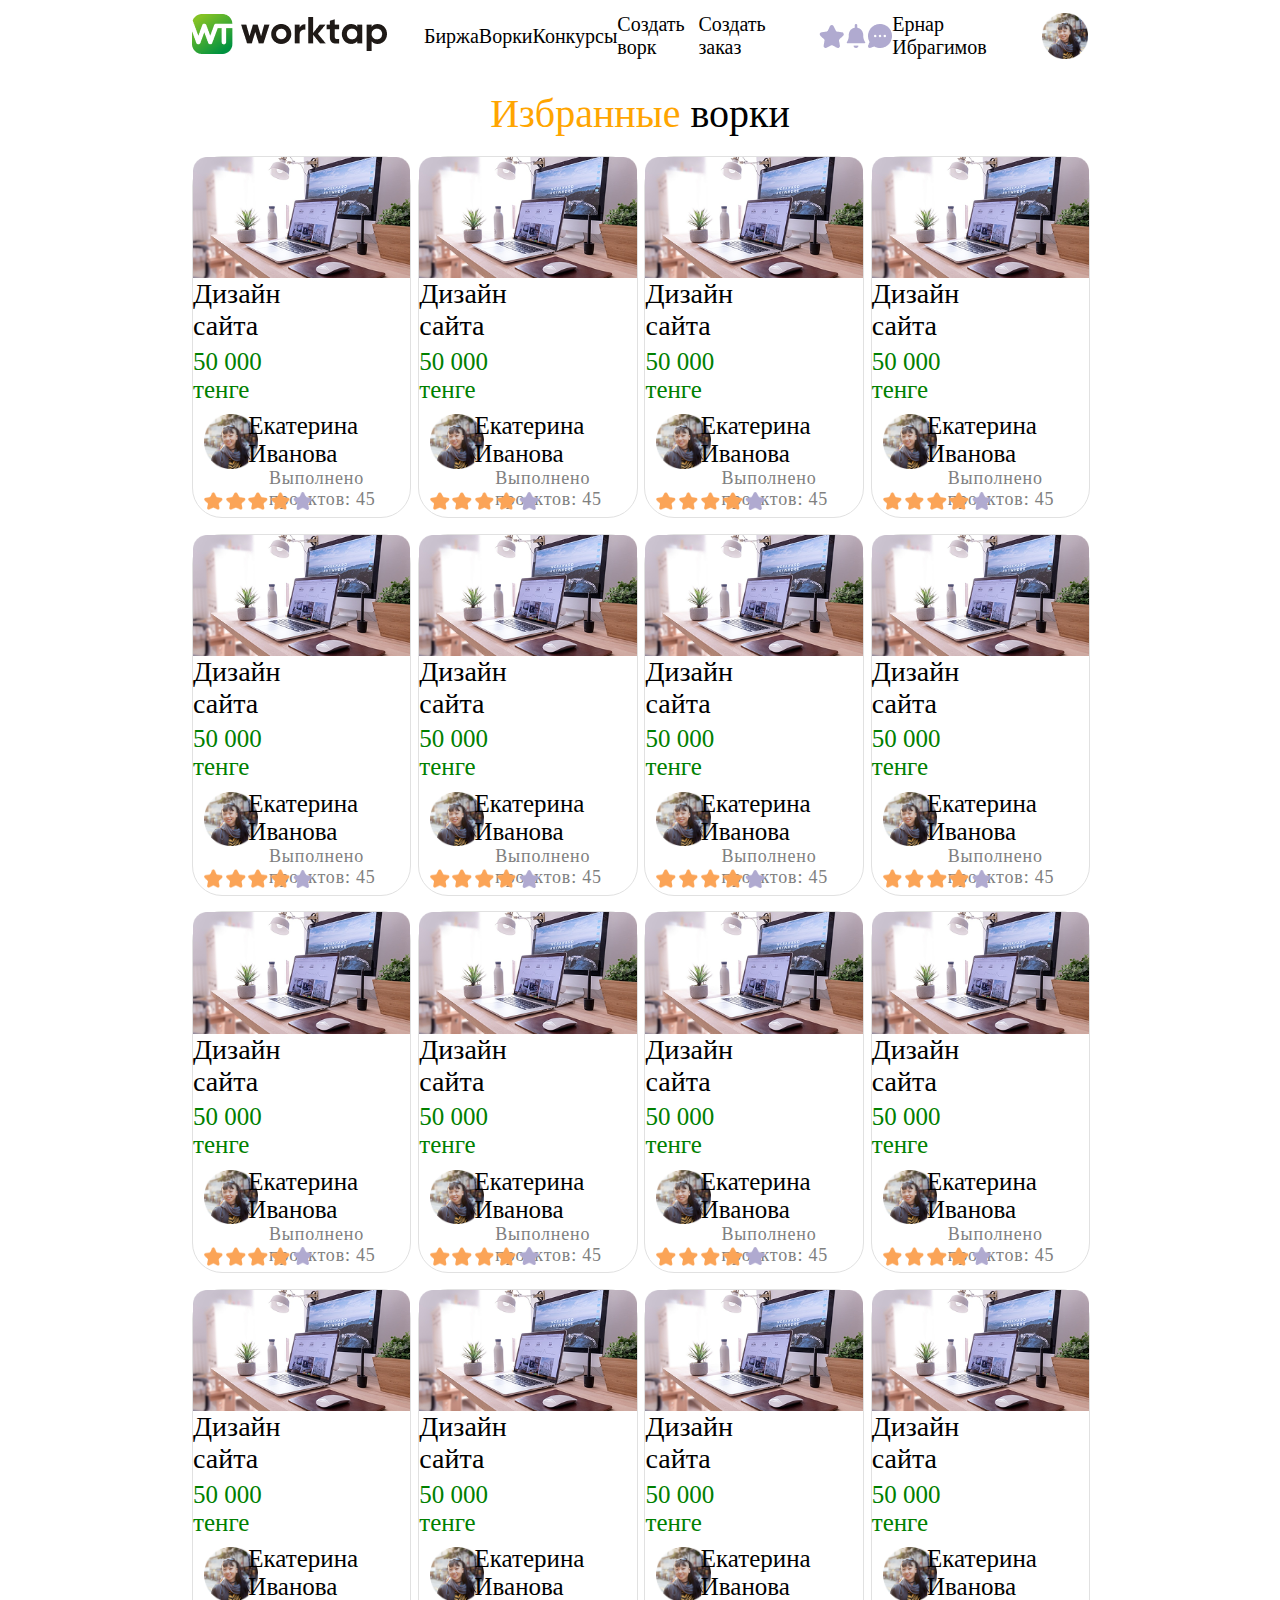
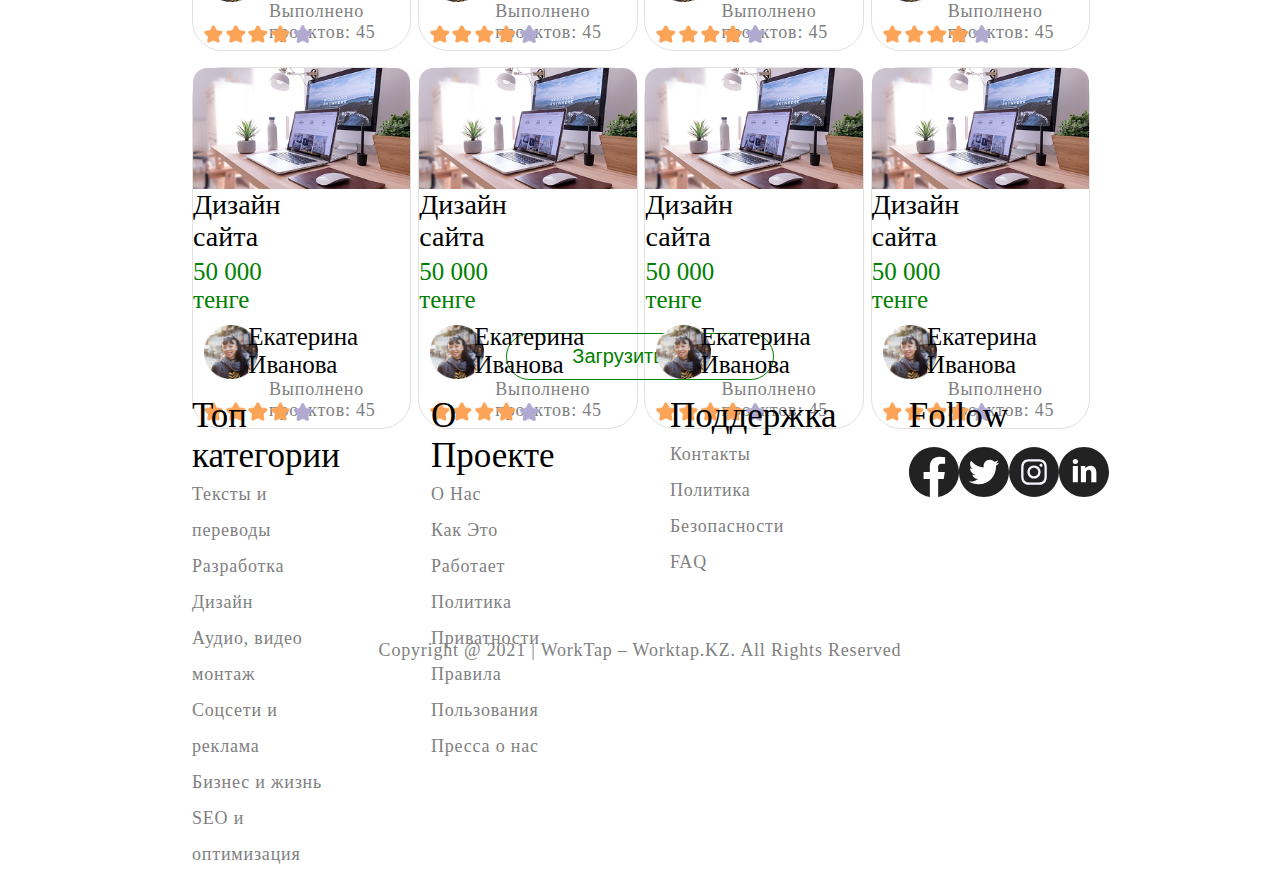
<file: favorites/index.html>
<!doctype html>
<html lang="en">
<head>
    <meta charset="UTF-8">
    <meta name="viewport"
          content="width=device-width, user-scalable=no, initial-scale=1.0, maximum-scale=1.0, minimum-scale=1.0">
    <meta http-equiv="X-UA-Compatible" content="ie=edge">
    <title>Document</title>
    <link rel="stylesheet" href="style.css">
</head>
<body>
<header>
    <nav>
        <a href="../first_page/index.html"><img src="../img/logo.png" alt=""></a>
        <div class="nav_menu">
            <a href="../first_page/index.html">Биржа</a>
            <a href="../all_work_page/index.html">Ворки</a>
            <a href="../contest/index.html">Конкурсы</a>
            <a href="../made_work_1/index.html">Создать ворк</a>
            <a href="../made_order/index.html">Создать заказ</a>
        </div>
        <div class="nav_button">
            <button onclick="location.href='../favorites/index.html'"><img src="../img/fold_star.png" alt=""></button>
            <button onclick="location.href=''"><img src="../img/bell.png" alt=""></button>
            <button onclick="location.href='../chat/index.html'"><img src="../img/chat.png" alt=""></button>
            <a>Ернар Ибрагимов</a>
            <img class="profile" onclick="location.href='../profile/index.html'" src="../img/profile_photo.png" alt="">
        </div>
    </nav>
</header>
<main>
    <section class="section_1">
        <h2><span class="orange">Избранные</span> ворки</h2>
        <div class="s_1_cont">
            <div class="s_1_card">
                <img src="../img/profile_cards.png" alt="">
                <h2>Дизайн сайта</h2>
                <span>50 000 тенге</span>
                <div class="worker">
                    <div class="profile_block">
                        <img src="../img/profile_photo.png" alt="">
                        <div class="name">
                            <h2>Екатерина Иванова</h2>
                            <p>Выполнено проектов: 45 </p>
                        </div>
                    </div>
                    <div class="stars">
                        <img src="../img/full_star.png" alt="">
                        <img src="../img/full_star.png" alt="">
                        <img src="../img/full_star.png" alt="">
                        <img src="../img/full_star.png" alt="">
                        <img src="../img/fold_star.png" alt="">
                    </div>
                </div>
            </div>
            <div class="s_1_card">
                <img src="../img/profile_cards.png" alt="">
                <h2>Дизайн сайта</h2>
                <span>50 000 тенге</span>
                <div class="worker">
                    <div class="profile_block">
                        <img src="../img/profile_photo.png" alt="">
                        <div class="name">
                            <h2>Екатерина Иванова</h2>
                            <p>Выполнено проектов: 45 </p>
                        </div>
                    </div>
                    <div class="stars">
                        <img src="../img/full_star.png" alt="">
                        <img src="../img/full_star.png" alt="">
                        <img src="../img/full_star.png" alt="">
                        <img src="../img/full_star.png" alt="">
                        <img src="../img/fold_star.png" alt="">
                    </div>
                </div>
            </div>
            <div class="s_1_card">
                <img src="../img/profile_cards.png" alt="">
                <h2>Дизайн сайта</h2>
                <span>50 000 тенге</span>
                <div class="worker">
                    <div class="profile_block">
                        <img src="../img/profile_photo.png" alt="">
                        <div class="name">
                            <h2>Екатерина Иванова</h2>
                            <p>Выполнено проектов: 45 </p>
                        </div>
                    </div>
                    <div class="stars">
                        <img src="../img/full_star.png" alt="">
                        <img src="../img/full_star.png" alt="">
                        <img src="../img/full_star.png" alt="">
                        <img src="../img/full_star.png" alt="">
                        <img src="../img/fold_star.png" alt="">
                    </div>
                </div>
            </div>
            <div class="s_1_card">
                <img src="../img/profile_cards.png" alt="">
                <h2>Дизайн сайта</h2>
                <span>50 000 тенге</span>
                <div class="worker">
                    <div class="profile_block">
                        <img src="../img/profile_photo.png" alt="">
                        <div class="name">
                            <h2>Екатерина Иванова</h2>
                            <p>Выполнено проектов: 45 </p>
                        </div>
                    </div>
                    <div class="stars">
                        <img src="../img/full_star.png" alt="">
                        <img src="../img/full_star.png" alt="">
                        <img src="../img/full_star.png" alt="">
                        <img src="../img/full_star.png" alt="">
                        <img src="../img/fold_star.png" alt="">
                    </div>
                </div>
            </div>
            <div class="s_1_card">
                <img src="../img/profile_cards.png" alt="">
                <h2>Дизайн сайта</h2>
                <span>50 000 тенге</span>
                <div class="worker">
                    <div class="profile_block">
                        <img src="../img/profile_photo.png" alt="">
                        <div class="name">
                            <h2>Екатерина Иванова</h2>
                            <p>Выполнено проектов: 45 </p>
                        </div>
                    </div>
                    <div class="stars">
                        <img src="../img/full_star.png" alt="">
                        <img src="../img/full_star.png" alt="">
                        <img src="../img/full_star.png" alt="">
                        <img src="../img/full_star.png" alt="">
                        <img src="../img/fold_star.png" alt="">
                    </div>
                </div>
            </div>
            <div class="s_1_card">
                <img src="../img/profile_cards.png" alt="">
                <h2>Дизайн сайта</h2>
                <span>50 000 тенге</span>
                <div class="worker">
                    <div class="profile_block">
                        <img src="../img/profile_photo.png" alt="">
                        <div class="name">
                            <h2>Екатерина Иванова</h2>
                            <p>Выполнено проектов: 45 </p>
                        </div>
                    </div>
                    <div class="stars">
                        <img src="../img/full_star.png" alt="">
                        <img src="../img/full_star.png" alt="">
                        <img src="../img/full_star.png" alt="">
                        <img src="../img/full_star.png" alt="">
                        <img src="../img/fold_star.png" alt="">
                    </div>
                </div>
            </div>
            <div class="s_1_card">
                <img src="../img/profile_cards.png" alt="">
                <h2>Дизайн сайта</h2>
                <span>50 000 тенге</span>
                <div class="worker">
                    <div class="profile_block">
                        <img src="../img/profile_photo.png" alt="">
                        <div class="name">
                            <h2>Екатерина Иванова</h2>
                            <p>Выполнено проектов: 45 </p>
                        </div>
                    </div>
                    <div class="stars">
                        <img src="../img/full_star.png" alt="">
                        <img src="../img/full_star.png" alt="">
                        <img src="../img/full_star.png" alt="">
                        <img src="../img/full_star.png" alt="">
                        <img src="../img/fold_star.png" alt="">
                    </div>
                </div>
            </div>
            <div class="s_1_card">
                <img src="../img/profile_cards.png" alt="">
                <h2>Дизайн сайта</h2>
                <span>50 000 тенге</span>
                <div class="worker">
                    <div class="profile_block">
                        <img src="../img/profile_photo.png" alt="">
                        <div class="name">
                            <h2>Екатерина Иванова</h2>
                            <p>Выполнено проектов: 45 </p>
                        </div>
                    </div>
                    <div class="stars">
                        <img src="../img/full_star.png" alt="">
                        <img src="../img/full_star.png" alt="">
                        <img src="../img/full_star.png" alt="">
                        <img src="../img/full_star.png" alt="">
                        <img src="../img/fold_star.png" alt="">
                    </div>
                </div>
            </div>
            <div class="s_1_card">
                <img src="../img/profile_cards.png" alt="">
                <h2>Дизайн сайта</h2>
                <span>50 000 тенге</span>
                <div class="worker">
                    <div class="profile_block">
                        <img src="../img/profile_photo.png" alt="">
                        <div class="name">
                            <h2>Екатерина Иванова</h2>
                            <p>Выполнено проектов: 45 </p>
                        </div>
                    </div>
                    <div class="stars">
                        <img src="../img/full_star.png" alt="">
                        <img src="../img/full_star.png" alt="">
                        <img src="../img/full_star.png" alt="">
                        <img src="../img/full_star.png" alt="">
                        <img src="../img/fold_star.png" alt="">
                    </div>
                </div>
            </div>
            <div class="s_1_card">
                <img src="../img/profile_cards.png" alt="">
                <h2>Дизайн сайта</h2>
                <span>50 000 тенге</span>
                <div class="worker">
                    <div class="profile_block">
                        <img src="../img/profile_photo.png" alt="">
                        <div class="name">
                            <h2>Екатерина Иванова</h2>
                            <p>Выполнено проектов: 45 </p>
                        </div>
                    </div>
                    <div class="stars">
                        <img src="../img/full_star.png" alt="">
                        <img src="../img/full_star.png" alt="">
                        <img src="../img/full_star.png" alt="">
                        <img src="../img/full_star.png" alt="">
                        <img src="../img/fold_star.png" alt="">
                    </div>
                </div>
            </div>
            <div class="s_1_card">
                <img src="../img/profile_cards.png" alt="">
                <h2>Дизайн сайта</h2>
                <span>50 000 тенге</span>
                <div class="worker">
                    <div class="profile_block">
                        <img src="../img/profile_photo.png" alt="">
                        <div class="name">
                            <h2>Екатерина Иванова</h2>
                            <p>Выполнено проектов: 45 </p>
                        </div>
                    </div>
                    <div class="stars">
                        <img src="../img/full_star.png" alt="">
                        <img src="../img/full_star.png" alt="">
                        <img src="../img/full_star.png" alt="">
                        <img src="../img/full_star.png" alt="">
                        <img src="../img/fold_star.png" alt="">
                    </div>
                </div>
            </div>
            <div class="s_1_card">
                <img src="../img/profile_cards.png" alt="">
                <h2>Дизайн сайта</h2>
                <span>50 000 тенге</span>
                <div class="worker">
                    <div class="profile_block">
                        <img src="../img/profile_photo.png" alt="">
                        <div class="name">
                            <h2>Екатерина Иванова</h2>
                            <p>Выполнено проектов: 45 </p>
                        </div>
                    </div>
                    <div class="stars">
                        <img src="../img/full_star.png" alt="">
                        <img src="../img/full_star.png" alt="">
                        <img src="../img/full_star.png" alt="">
                        <img src="../img/full_star.png" alt="">
                        <img src="../img/fold_star.png" alt="">
                    </div>
                </div>
            </div>
            <div class="s_1_card">
                <img src="../img/profile_cards.png" alt="">
                <h2>Дизайн сайта</h2>
                <span>50 000 тенге</span>
                <div class="worker">
                    <div class="profile_block">
                        <img src="../img/profile_photo.png" alt="">
                        <div class="name">
                            <h2>Екатерина Иванова</h2>
                            <p>Выполнено проектов: 45 </p>
                        </div>
                    </div>
                    <div class="stars">
                        <img src="../img/full_star.png" alt="">
                        <img src="../img/full_star.png" alt="">
                        <img src="../img/full_star.png" alt="">
                        <img src="../img/full_star.png" alt="">
                        <img src="../img/fold_star.png" alt="">
                    </div>
                </div>
            </div>
            <div class="s_1_card">
                <img src="../img/profile_cards.png" alt="">
                <h2>Дизайн сайта</h2>
                <span>50 000 тенге</span>
                <div class="worker">
                    <div class="profile_block">
                        <img src="../img/profile_photo.png" alt="">
                        <div class="name">
                            <h2>Екатерина Иванова</h2>
                            <p>Выполнено проектов: 45 </p>
                        </div>
                    </div>
                    <div class="stars">
                        <img src="../img/full_star.png" alt="">
                        <img src="../img/full_star.png" alt="">
                        <img src="../img/full_star.png" alt="">
                        <img src="../img/full_star.png" alt="">
                        <img src="../img/fold_star.png" alt="">
                    </div>
                </div>
            </div>
            <div class="s_1_card">
                <img src="../img/profile_cards.png" alt="">
                <h2>Дизайн сайта</h2>
                <span>50 000 тенге</span>
                <div class="worker">
                    <div class="profile_block">
                        <img src="../img/profile_photo.png" alt="">
                        <div class="name">
                            <h2>Екатерина Иванова</h2>
                            <p>Выполнено проектов: 45 </p>
                        </div>
                    </div>
                    <div class="stars">
                        <img src="../img/full_star.png" alt="">
                        <img src="../img/full_star.png" alt="">
                        <img src="../img/full_star.png" alt="">
                        <img src="../img/full_star.png" alt="">
                        <img src="../img/fold_star.png" alt="">
                    </div>
                </div>
            </div>
            <div class="s_1_card">
                <img src="../img/profile_cards.png" alt="">
                <h2>Дизайн сайта</h2>
                <span>50 000 тенге</span>
                <div class="worker">
                    <div class="profile_block">
                        <img src="../img/profile_photo.png" alt="">
                        <div class="name">
                            <h2>Екатерина Иванова</h2>
                            <p>Выполнено проектов: 45 </p>
                        </div>
                    </div>
                    <div class="stars">
                        <img src="../img/full_star.png" alt="">
                        <img src="../img/full_star.png" alt="">
                        <img src="../img/full_star.png" alt="">
                        <img src="../img/full_star.png" alt="">
                        <img src="../img/fold_star.png" alt="">
                    </div>
                </div>
            </div>
            <div class="s_1_card">
                <img src="../img/profile_cards.png" alt="">
                <h2>Дизайн сайта</h2>
                <span>50 000 тенге</span>
                <div class="worker">
                    <div class="profile_block">
                        <img src="../img/profile_photo.png" alt="">
                        <div class="name">
                            <h2>Екатерина Иванова</h2>
                            <p>Выполнено проектов: 45 </p>
                        </div>
                    </div>
                    <div class="stars">
                        <img src="../img/full_star.png" alt="">
                        <img src="../img/full_star.png" alt="">
                        <img src="../img/full_star.png" alt="">
                        <img src="../img/full_star.png" alt="">
                        <img src="../img/fold_star.png" alt="">
                    </div>
                </div>
            </div>
            <div class="s_1_card">
                <img src="../img/profile_cards.png" alt="">
                <h2>Дизайн сайта</h2>
                <span>50 000 тенге</span>
                <div class="worker">
                    <div class="profile_block">
                        <img src="../img/profile_photo.png" alt="">
                        <div class="name">
                            <h2>Екатерина Иванова</h2>
                            <p>Выполнено проектов: 45 </p>
                        </div>
                    </div>
                    <div class="stars">
                        <img src="../img/full_star.png" alt="">
                        <img src="../img/full_star.png" alt="">
                        <img src="../img/full_star.png" alt="">
                        <img src="../img/full_star.png" alt="">
                        <img src="../img/fold_star.png" alt="">
                    </div>
                </div>
            </div>
            <div class="s_1_card">
                <img src="../img/profile_cards.png" alt="">
                <h2>Дизайн сайта</h2>
                <span>50 000 тенге</span>
                <div class="worker">
                    <div class="profile_block">
                        <img src="../img/profile_photo.png" alt="">
                        <div class="name">
                            <h2>Екатерина Иванова</h2>
                            <p>Выполнено проектов: 45 </p>
                        </div>
                    </div>
                    <div class="stars">
                        <img src="../img/full_star.png" alt="">
                        <img src="../img/full_star.png" alt="">
                        <img src="../img/full_star.png" alt="">
                        <img src="../img/full_star.png" alt="">
                        <img src="../img/fold_star.png" alt="">
                    </div>
                </div>
            </div>
            <div class="s_1_card">
                <img src="../img/profile_cards.png" alt="">
                <h2>Дизайн сайта</h2>
                <span>50 000 тенге</span>
                <div class="worker">
                    <div class="profile_block">
                        <img src="../img/profile_photo.png" alt="">
                        <div class="name">
                            <h2>Екатерина Иванова</h2>
                            <p>Выполнено проектов: 45 </p>
                        </div>
                    </div>
                    <div class="stars">
                        <img src="../img/full_star.png" alt="">
                        <img src="../img/full_star.png" alt="">
                        <img src="../img/full_star.png" alt="">
                        <img src="../img/full_star.png" alt="">
                        <img src="../img/fold_star.png" alt="">
                    </div>
                </div>
            </div>
        </div>
        <button>Загрузить еще</button>
    </section>
</main>
<footer>
    <section>
        <div>
            <div class="s_5_block">
                <h2>Топ категории</h2>
                <p>Тексты и переводы</p>
                <p>Разработка</p>
                <p>Дизайн</p>
                <p>Аудио, видео монтаж</p>
                <p>Соцсети и реклама</p>
                <p>Бизнес и жизнь</p>
                <p>SEO и оптимизация</p>
            </div>
            <div class="s_5_block">
                <h2>О Проекте</h2>
                <p>О Нас</p>
                <p>Как Это Работает</p>
                <p>Политика Приватности</p>
                <p>Правила Пользования </p>
                <p>Пресса о нас</p>
            </div>
            <div class="s_5_block">
                <h2>Поддержка</h2>
                <p>Контакты</p>
                <p>Политика Безопасности</p>
                <p>FAQ</p>
            </div>
            <div class="web">
                <h2>Follow</h2>
                <div class="list">
                    <img src="../img/facebook-fill.svg" alt="">
                    <img src="../img/twitter-fill.svg" alt="">
                    <img src="../img/inst_fill.svg" alt="">
                    <img src="../img/entypo-fill.svg" alt="">
                </div>
            </div>
        </div>
        <div>
            <p>Copyright @ 2021  |  WorkTap – Worktap.KZ. All Rights Reserved</p>
        </div>
    </section>
</footer>
<script src="../script.js"></script>
</body>
</html>
</file>
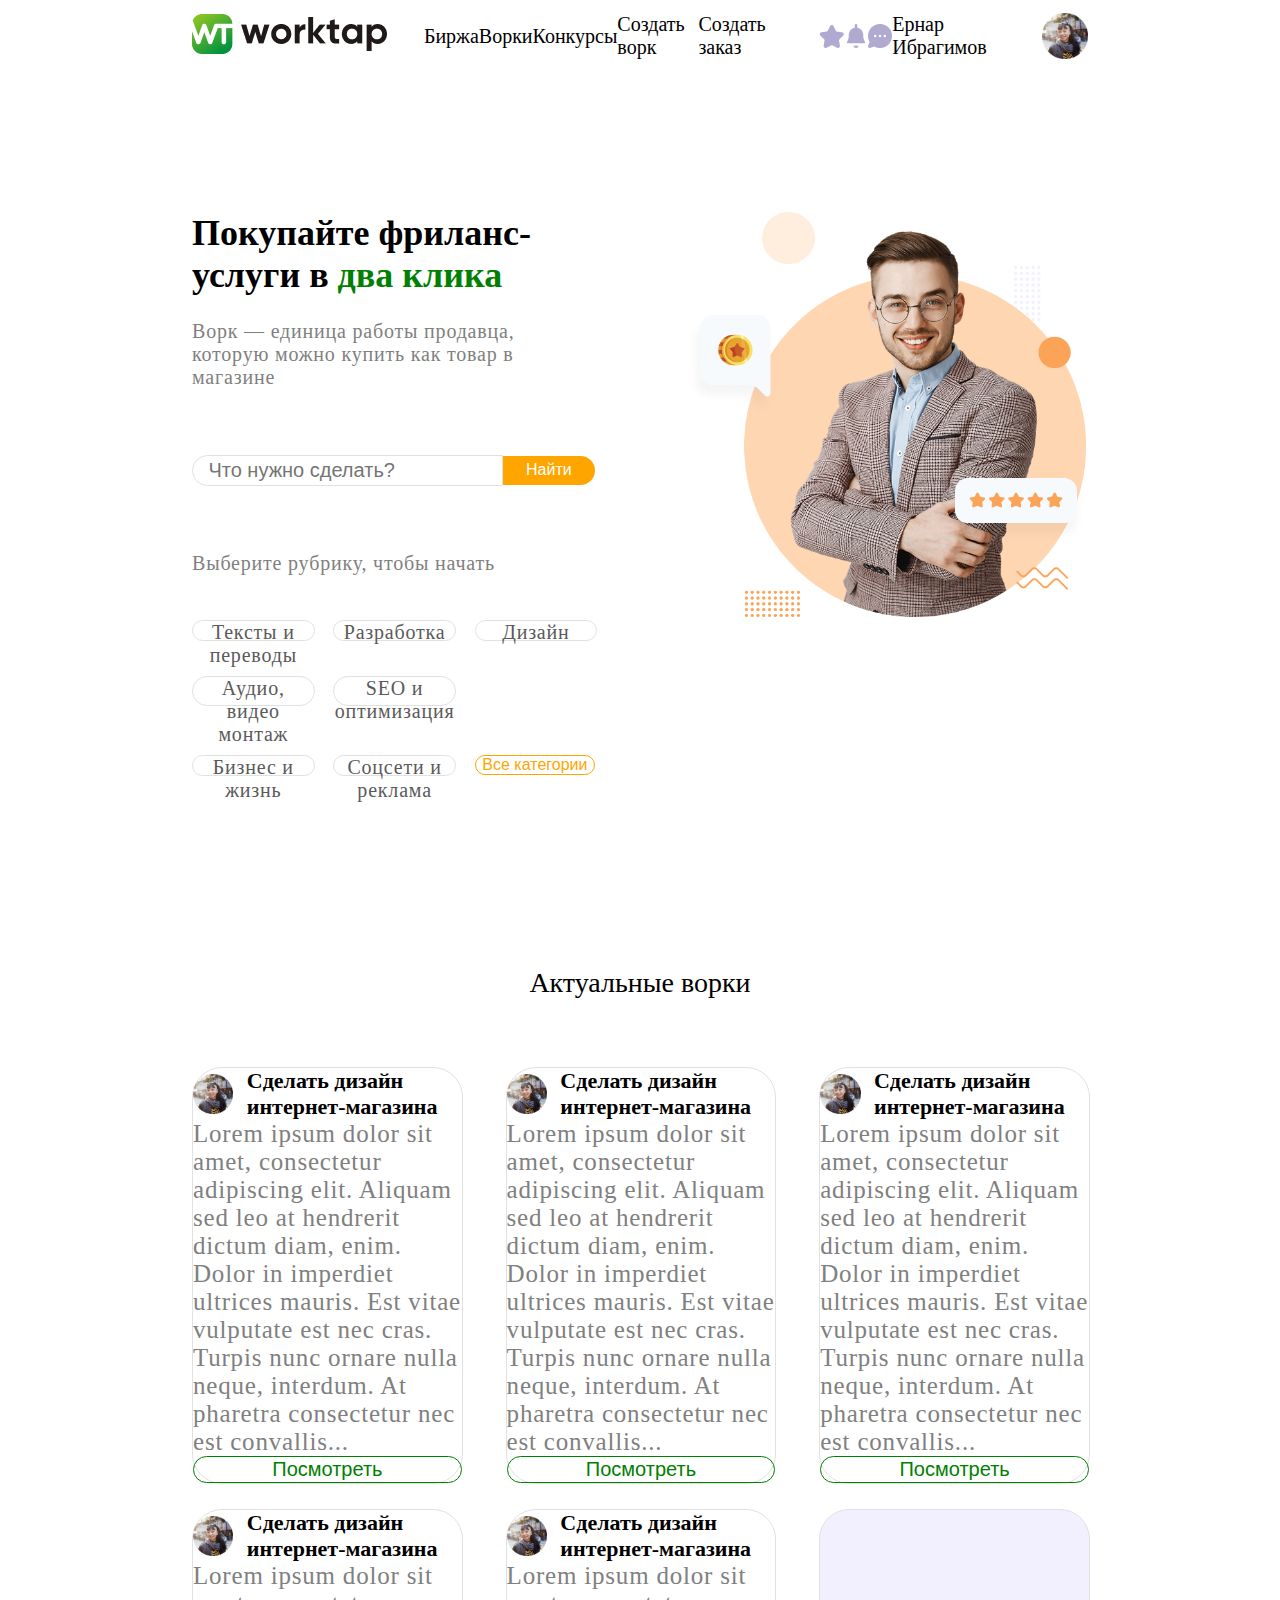
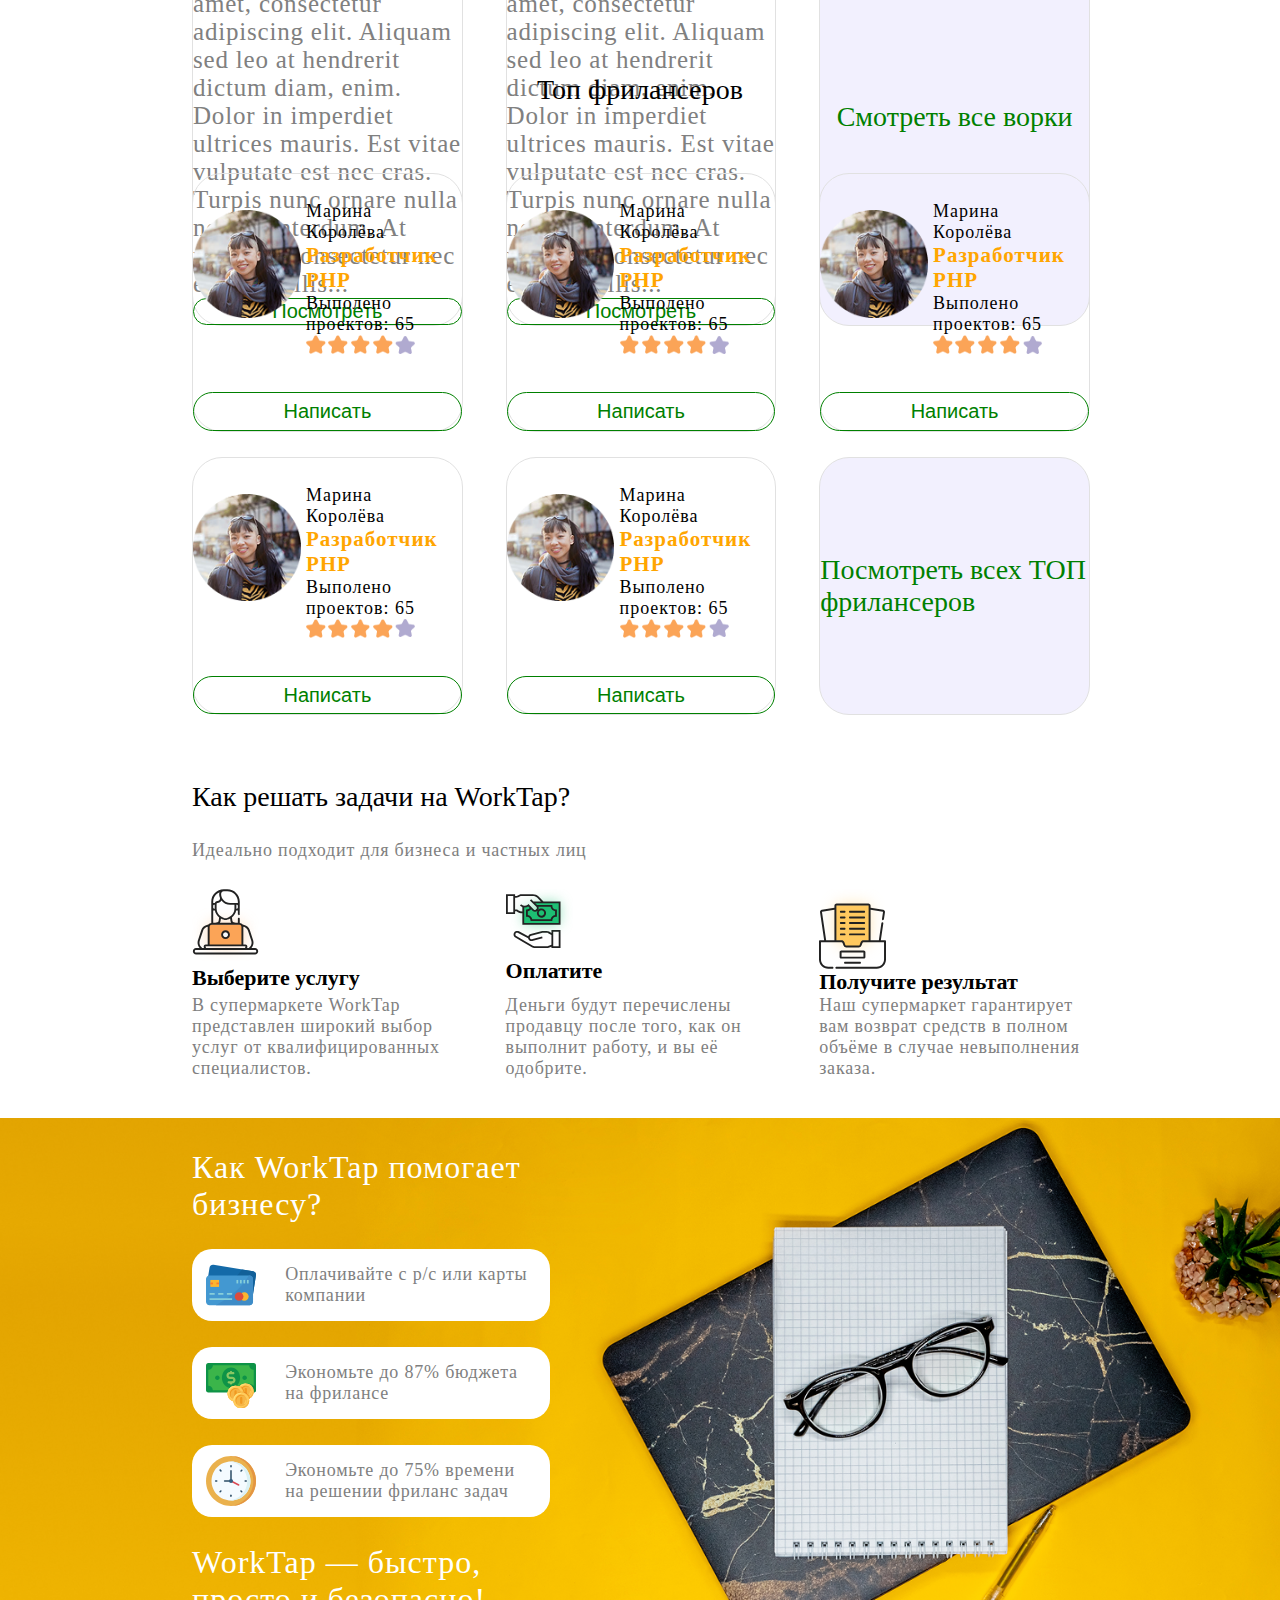
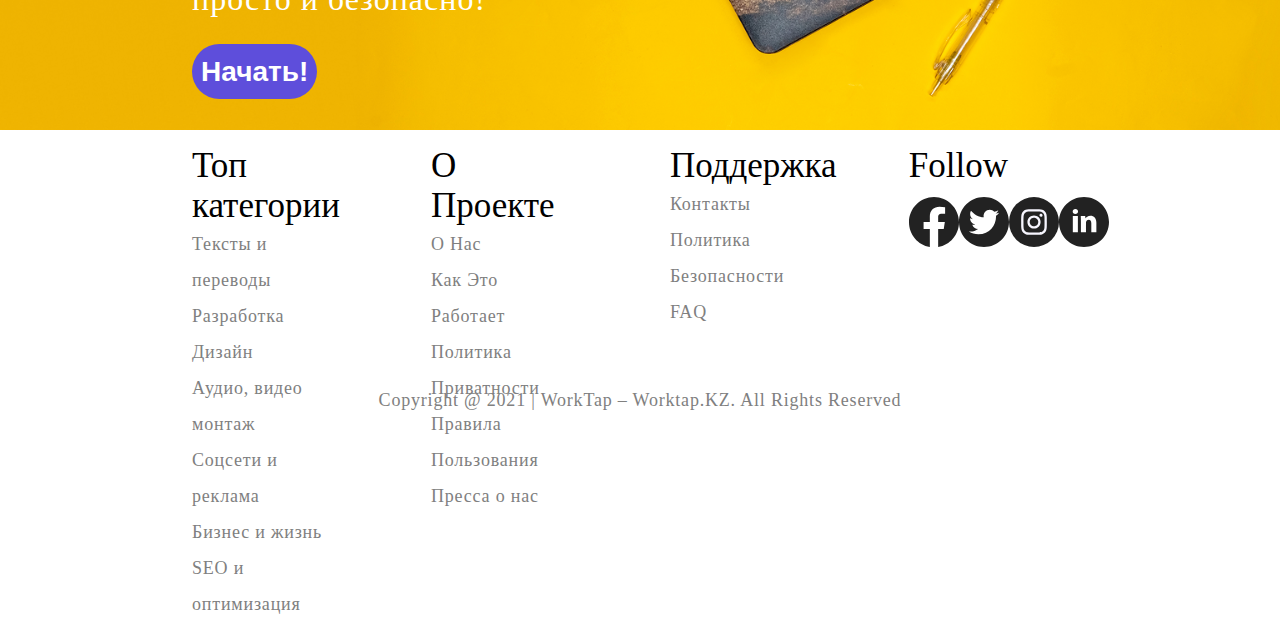
<file: first_page/index.html>
<!DOCTYPE html>
<html lang="en">
<head>
    <meta charset="UTF-8">
    <meta name="viewport" content="width=device-width, initial-scale=1.0">
    <title>Document</title>
    <link rel="stylesheet" href="style.css">
</head>
<body>
    <header>
        <nav>
            <a href="../first_page/index.html"><img src="../img/logo.png" alt=""></a>
            <div class="nav_menu">
                <a href="../first_page/index.html">Биржа</a>
                <a href="../all_work_page/index.html">Ворки</a>
                <a href="../contest/index.html">Конкурсы</a>
                <a href="../made_work_1/index.html">Создать ворк</a>
                <a href="../made_order/index.html">Создать заказ</a>
            </div>
            <div class="nav_button">
                <button onclick="location.href='../favorites/index.html'"><img src="../img/fold_star.png" alt=""></button>
                <button onclick="location.href=''"><img src="../img/bell.png" alt=""></button>
                <button onclick="location.href='../chat/index.html'"><img src="../img/chat.png" alt=""></button>
                <img src="../img/burger_icon.svg" alt="">
                <a>Ернар Ибрагимов</a>
                <img class="profile" onclick="location.href='../profile/index.html'" src="../img/profile_photo.png" alt="">
            </div>
        </nav>
    </header>
    <main>
        <section class="section_1">
            <div>
                <h1>Покупайте фриланс-услуги в <span>два клика</span></h1>
                <p>Ворк — единица работы продавца, которую можно купить как товар в магазине </p>
                <div class="search">
                    <input type="text" placeholder="Что нужно сделать?">
                    <button>Найти</button>
                </div>
                <div class="bottom_block">
                    <p>Выберите рубрику, чтобы начать</p>
                    <div class="janr">
                        <p>Тексты и переводы </p>
                        <p>Разработка</p>
                        <p>Дизайн</p>
                        <p>Аудио, видео монтаж </p>
                        <p>SEO и оптимизация</p>
                        <p class="display_none"></p>
                        <p>Бизнес и жизнь</p>
                        <p>Соцсети и реклама</p>
                        <button>Все категории</button>
                    </div>
                </div>
            </div>
            <div>
                <img src="../img/s_1_img.png" alt="">
            </div>
        </section>
        <h2>Актуальные ворки</h2>
        <section class="section_2">
            <div class="s_2_card">
                <div class="info">
                    <img src="../img/profile_photo.png" alt="">
                    <h2>Сделать дизайн интернет-магазина</h2>
                </div>
                <p>Lorem ipsum dolor sit amet, consectetur adipiscing elit. Aliquam sed leo at hendrerit dictum diam, enim. Dolor in imperdiet ultrices mauris. Est vitae vulputate est nec cras. Turpis nunc ornare nulla neque, interdum. At pharetra consectetur nec est convallis...</p>
                <button onclick="location.href='../work_page'" class="standart_button">Посмотреть</button>
            </div>
            <div class="s_2_card">
                <div class="info">
                    <img src="../img/profile_photo.png" alt="">
                    <h2>Сделать дизайн интернет-магазина</h2>
                </div>
                <p>Lorem ipsum dolor sit amet, consectetur adipiscing elit. Aliquam sed leo at hendrerit dictum diam, enim. Dolor in imperdiet ultrices mauris. Est vitae vulputate est nec cras. Turpis nunc ornare nulla neque, interdum. At pharetra consectetur nec est convallis...</p>
                <button onclick="location.href='../work_page'" class="standart_button">Посмотреть</button>
            </div>
            <div class="s_2_card">
                <div class="info">
                    <img src="../img/profile_photo.png" alt="">
                    <h2>Сделать дизайн интернет-магазина</h2>
                </div>
                <p>Lorem ipsum dolor sit amet, consectetur adipiscing elit. Aliquam sed leo at hendrerit dictum diam, enim. Dolor in imperdiet ultrices mauris. Est vitae vulputate est nec cras. Turpis nunc ornare nulla neque, interdum. At pharetra consectetur nec est convallis...</p>
                <button onclick="location.href='../work_page'" class="standart_button">Посмотреть</button>
            </div>
            <div class="s_2_card">
                <div class="info">
                    <img src="../img/profile_photo.png" alt="">
                    <h2>Сделать дизайн интернет-магазина</h2>
                </div>
                <p>Lorem ipsum dolor sit amet, consectetur adipiscing elit. Aliquam sed leo at hendrerit dictum diam, enim. Dolor in imperdiet ultrices mauris. Est vitae vulputate est nec cras. Turpis nunc ornare nulla neque, interdum. At pharetra consectetur nec est convallis...</p>
                <button onclick="location.href='../work_page'" class="standart_button">Посмотреть</button>
            </div>
            <div class="s_2_card">
                <div class="info">
                    <img src="../img/profile_photo.png" alt="">
                    <h2>Сделать дизайн интернет-магазина</h2>
                </div>
                <p>Lorem ipsum dolor sit amet, consectetur adipiscing elit. Aliquam sed leo at hendrerit dictum diam, enim. Dolor in imperdiet ultrices mauris. Est vitae vulputate est nec cras. Turpis nunc ornare nulla neque, interdum. At pharetra consectetur nec est convallis...</p>
                <button onclick="location.href='../work_page'" class="standart_button">Посмотреть</button>
            </div>
            <div class="s_2_card">
                <a href="../all_work_page/index.html">Смотреть все ворки</a>
            </div>
        </section>
        <h2>Топ фрилансеров</h2>
        <section class="section_3">
            <div class="s_3_card">
                <div class="info">
                    <img src="../img/profile_photo.png" alt="">
                    <div class="info__dup">
                        <h2>Марина Королёва</h2>
                        <h3>Разработчик PHP</h3>
                        <h2>Выполено проектов: 65</h2>
                        <div class="star_block">
                            <img src="../img/full_star.png" alt="">
                            <img src="../img/full_star.png" alt="">
                            <img src="../img/full_star.png" alt="">
                            <img src="../img/full_star.png" alt="">
                            <img src="../img/fold_star.png" alt="">
                        </div>
                    </div>
                </div>
                <button onclick="location.href='../chat'" class="standart_button">Написать</button>
            </div>
            <div class="s_3_card">
                <div class="info">
                    <img src="../img/profile_photo.png" alt="">
                    <div class="info__dup">
                        <h2>Марина Королёва</h2>
                        <h3>Разработчик PHP</h3>
                        <h2>Выполено проектов: 65</h2>
                        <div class="star_block">
                            <img src="../img/full_star.png" alt="">
                            <img src="../img/full_star.png" alt="">
                            <img src="../img/full_star.png" alt="">
                            <img src="../img/full_star.png" alt="">
                            <img src="../img/fold_star.png" alt="">
                        </div>
                    </div>
                </div>
                <button onclick="location.href='../chat'" class="standart_button">Написать</button>
            </div>
            <div class="s_3_card">
                <div class="info">
                    <img src="../img/profile_photo.png" alt="">
                    <div class="info__dup">
                        <h2>Марина Королёва</h2>
                        <h3>Разработчик PHP</h3>
                        <h2>Выполено проектов: 65</h2>
                        <div class="star_block">
                            <img src="../img/full_star.png" alt="">
                            <img src="../img/full_star.png" alt="">
                            <img src="../img/full_star.png" alt="">
                            <img src="../img/full_star.png" alt="">
                            <img src="../img/fold_star.png" alt="">
                        </div>
                    </div>
                </div>
                <button onclick="location.href='../chat'" class="standart_button">Написать</button>
            </div>
            <div class="s_3_card">
                <div class="info">
                    <img src="../img/profile_photo.png" alt="">
                    <div class="info__dup">
                        <h2>Марина Королёва</h2>
                        <h3>Разработчик PHP</h3>
                        <h2>Выполено проектов: 65</h2>
                        <div class="star_block">
                            <img src="../img/full_star.png" alt="">
                            <img src="../img/full_star.png" alt="">
                            <img src="../img/full_star.png" alt="">
                            <img src="../img/full_star.png" alt="">
                            <img src="../img/fold_star.png" alt="">
                        </div>
                    </div>
                </div>
                <button onclick="location.href='../chat'" class="standart_button">Написать</button>
            </div>
            <div class="s_3_card">
                <div class="info">
                    <img src="../img/profile_photo.png" alt="">
                    <div class="info__dup">
                        <h2>Марина Королёва</h2>
                        <h3>Разработчик PHP</h3>
                        <h2>Выполено проектов: 65</h2>
                        <div class="star_block">
                            <img src="../img/full_star.png" alt="">
                            <img src="../img/full_star.png" alt="">
                            <img src="../img/full_star.png" alt="">
                            <img src="../img/full_star.png" alt="">
                            <img src="../img/fold_star.png" alt="">
                        </div>
                    </div>
                </div>
                <button onclick="location.href='../chat'" class="standart_button">Написать</button>
            </div>
            <div class="s_3_card">
                <a href="">Посмотреть всех ТОП фрилансеров</a>
            </div>
        </section>
        <section class="section_4">
            <h2>Как решать задачи на WorkTap?</h2>
            <p>Идеально подходит для бизнеса и частных лиц</p>
            <div class="s_4_block">
                <div class="s_4_card">
                    <img src="../img/s_4_1.svg" alt="">
                    <h2>Выберите услугу</h2>
                    <p>В супермаркете WorkTap представлен широкий выбор услуг от квалифицированных специалистов.</p>
                </div>
                <div class="s_4_card">
                    <img src="../img/s_4_2.svg" alt="">
                    <h2>Оплатите</h2>
                    <p>Деньги будут перечислены продавцу после того, как он выполнит работу, и вы её одобрите. </p>
                </div>
                <div class="s_4_card">
                    <img src="../img/s_4_3.svg" alt="">
                    <h2>Получите результат</h2>
                    <p>Наш супермаркет гарантирует вам возврат средств в полном объёме в случае невыполнения заказа.</p>
                </div>
            </div>
        </section>
        <section class="section_5">
            <div class="s_5_cont">
                <div>
                    <h2>Как WorkTap помогает бизнесу?</h2>
                    <div class="s_5_card">
                        <img src="../img/credit-card%201.svg" alt="">
                        <p>Оплачивайте с р/с или карты компании</p>
                    </div>
                    <div class="s_5_card">
                        <img src="../img/money%201.svg" alt="">
                        <p>Экономьте до 87% бюджета на фрилансе</p>
                    </div>
                    <div class="s_5_card">
                        <img src="../img/clock%201.svg" alt="">
                        <p>Экономьте до 75% времени на решении фриланс задач</p>
                    </div>
                    <h2>WorkTap — быстро, просто и безопасно!</h2>
                    <button onclick="location.href='../made_deal'">Начать!</button>
                </div>
                <div>

                </div>
            </div>
        </section>
    </main>
    <footer>
        <section>
            <div>
                <div class="s_5_block">
                    <h2>Топ категории</h2>
                    <p>Тексты и переводы</p>
                    <p>Разработка</p>
                    <p>Дизайн</p>
                    <p>Аудио, видео монтаж</p>
                    <p>Соцсети и реклама</p>
                    <p>Бизнес и жизнь</p>
                    <p>SEO и оптимизация</p>
                </div>
                <div class="s_5_block">
                    <h2>О Проекте</h2>
                    <p>О Нас</p>
                    <p>Как Это Работает</p>
                    <p>Политика Приватности</p>
                    <p>Правила Пользования </p>
                    <p>Пресса о нас</p>
                </div>
                <div class="s_5_block">
                    <h2>Поддержка</h2>
                    <p>Контакты</p>
                    <p>Политика Безопасности</p>
                    <p>FAQ</p>
                </div>
                <div class="web">
                    <h2>Follow</h2>
                    <div class="list">
                        <img src="../img/facebook-fill.svg" alt="">
                        <img src="../img/twitter-fill.svg" alt="">
                        <img src="../img/inst_fill.svg" alt="">
                        <img src="../img/entypo-fill.svg" alt="">
                    </div>
                </div>
            </div>
            <div>
                <p>Copyright @ 2021  |  WorkTap – Worktap.KZ. All Rights Reserved</p>
            </div>
        </section>
    </footer>
    <script src="../script.js"></script>
</body>
</html>
</file>
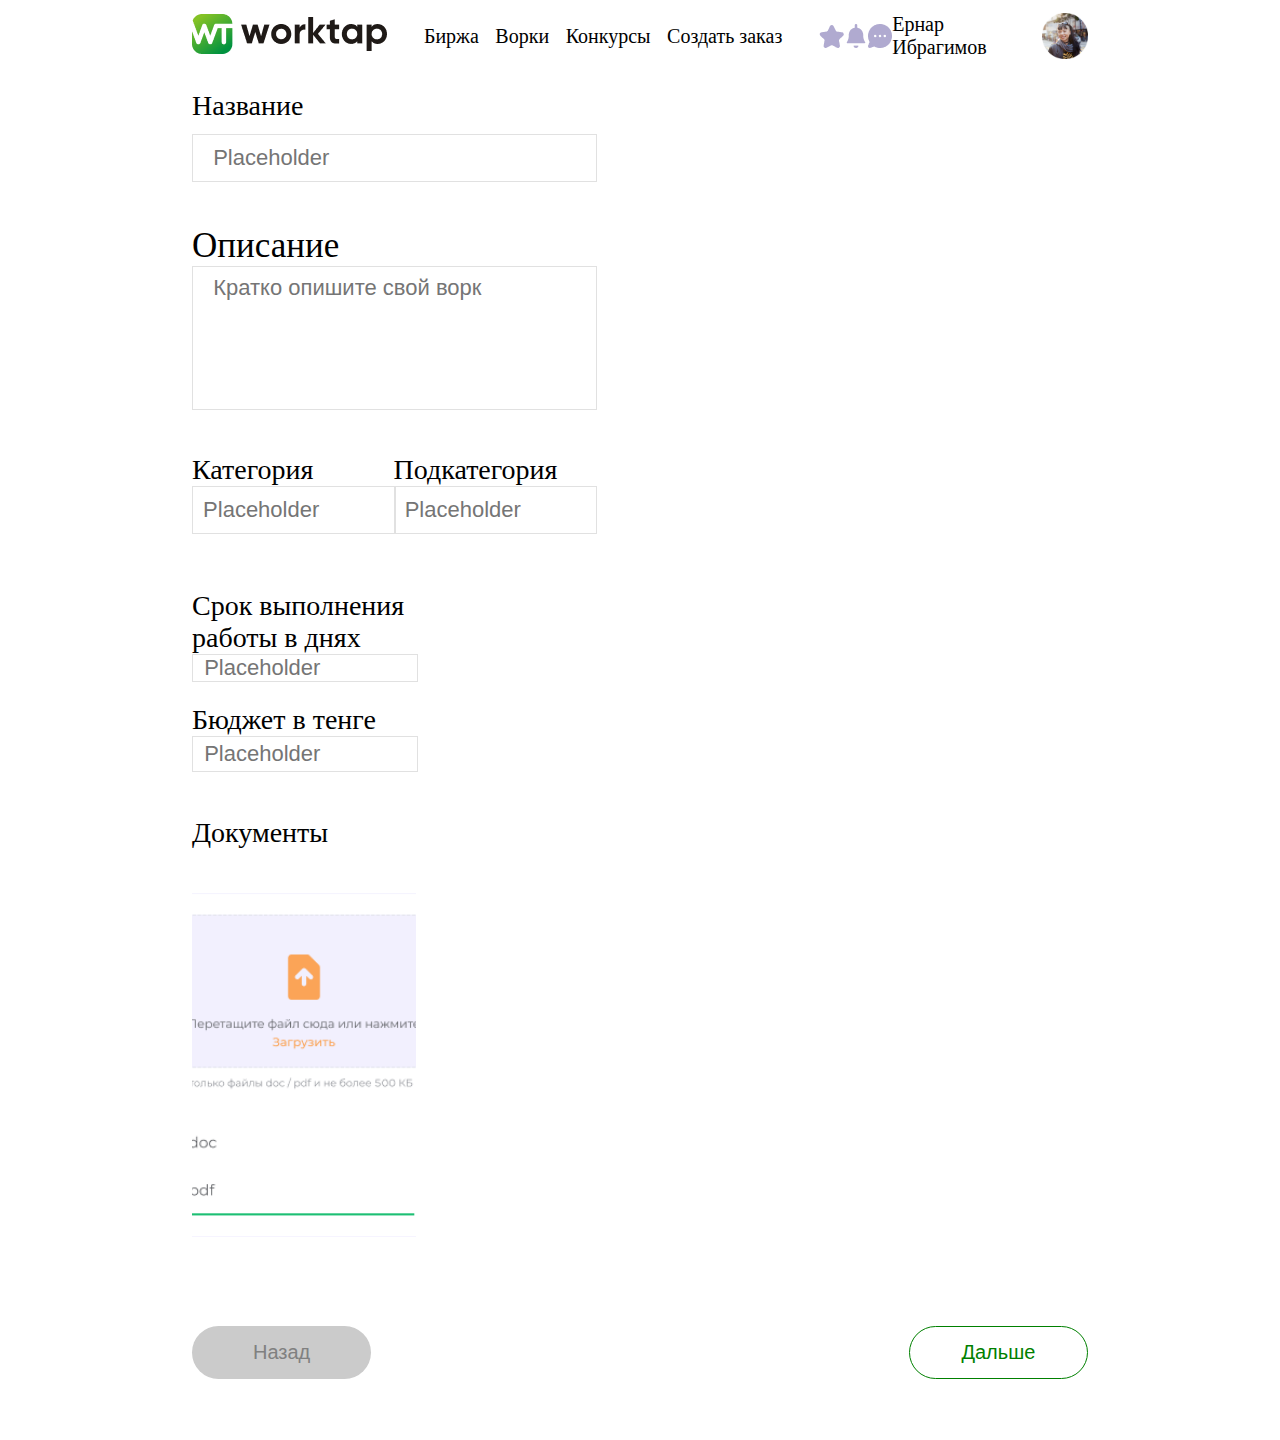
<file: made_deal/index.html>
<!doctype html>
<html lang="en">
<head>
    <meta charset="UTF-8">
    <meta name="viewport"
          content="width=device-width, user-scalable=no, initial-scale=1.0, maximum-scale=1.0, minimum-scale=1.0">
    <meta http-equiv="X-UA-Compatible" content="ie=edge">
    <title>Document</title>
    <link rel="stylesheet" href="style.css">
</head>
<body>
<header>
    <nav>
        <a href="../first_page/index.html"><img src="../img/logo.png" alt=""></a>
        <div class="nav_menu">
            <a href="../first_page/index.html">Биржа</a>
            <a href="../all_work_page/index.html">Ворки</a>
            <a href="../contest/index.html">Конкурсы</a>
            <a href="../made_order/index.html">Создать заказ</a>
        </div>
        <div class="nav_button">
            <button onclick="location.href='../favorites/index.html'"><img src="../img/fold_star.png" alt=""></button>
            <button onclick="location.href=''"><img src="../img/bell.png" alt=""></button>
            <button onclick="location.href='../chat/index.html'"><img src="../img/chat.png" alt=""></button>
            <a>Ернар Ибрагимов</a>
            <img class="profile" onclick="location.href='../profile/index.html'" src="../img/profile_photo.png" alt="">
        </div>
    </nav>
</header>
<main>
    <section class="section_1">
        <div class="main">
            <div class="text_block">
                <h2>Название </h2>
                <input type="text" placeholder="Placeholder">
            </div>
            <div class="text_block">
                <h1>Описание</h1>
                <input type="text" placeholder="Кратко опишите свой ворк">
            </div>
            <div class="inputs">
                <div class="add_input">
                    <h2>Категория</h2>
                    <input type="text" placeholder="Placeholder">
                </div>
                <div class="add_input">
                    <h2>Подкатегория</h2>
                    <input type="text" placeholder="Placeholder">
                </div>
            </div>
            <div class="input_block">
                <h2>Срок выполнения работы в днях</h2>
                <input type="text" placeholder="Placeholder">
            </div>
            <div class="input_block">
                <h2>Бюджет в тенге</h2>
                <input type="text" placeholder="Placeholder">
            </div>
            <h2>Документы</h2>
            <div class="upload_block">
                <img src="../img/upload.png" alt="">
            </div>
        </div>
        <div class="display_none"></div>
    </section>
    <div class="button_block">
        <button onclick="location.href='../first_page'" class="gray_button">Назад</button>
        <button onclick="location.href='../profile'" class="standart_button">Дальше</button>
    </div>
</main>
<script src="../script.js"></script>
</body>
</html>
</file>
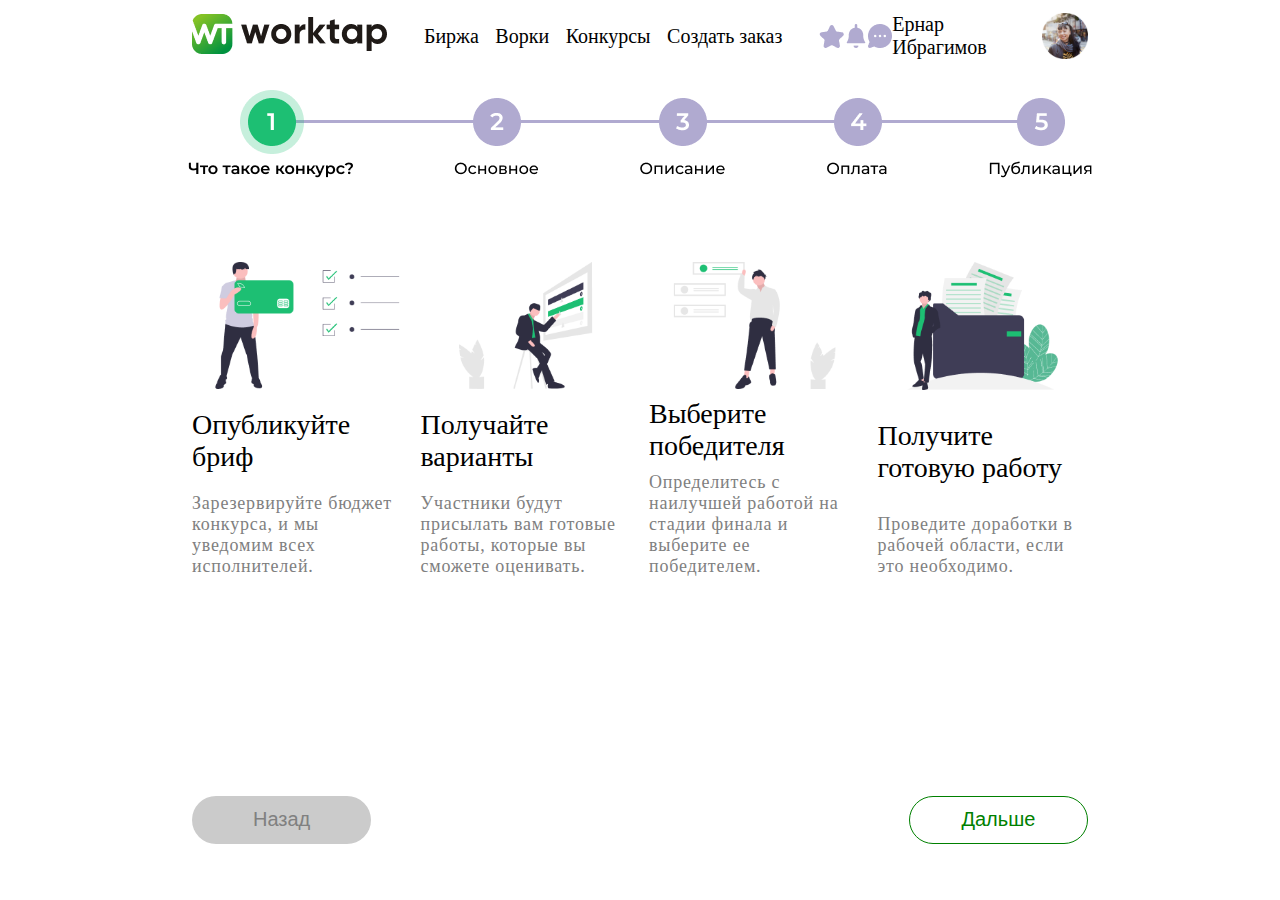
<file: made_order/index.html>
<!doctype html>
<html lang="en">
<head>
    <meta charset="UTF-8">
    <meta name="viewport"
          content="width=device-width, user-scalable=no, initial-scale=1.0, maximum-scale=1.0, minimum-scale=1.0">
    <meta http-equiv="X-UA-Compatible" content="ie=edge">
    <title>Document</title>
    <link rel="stylesheet" href="style.css">
</head>
<body>
<header>
    <nav>
        <a href="../first_page/index.html"><img src="../img/logo.png" alt=""></a>
        <div class="nav_menu">
            <a href="../first_page/index.html">Биржа</a>
            <a href="../all_work_page/index.html">Ворки</a>
            <a href="../contest/index.html">Конкурсы</a>
            <a href="../made_order/index.html">Создать заказ</a>
        </div>
        <div class="nav_button">
            <button onclick="location.href='../favorites/index.html'"><img src="../img/fold_star.png" alt=""></button>
            <button onclick="location.href=''"><img src="../img/bell.png" alt=""></button>
            <button onclick="location.href='../chat/index.html'"><img src="../img/chat.png" alt=""></button>
            <a>Ернар Ибрагимов</a>
            <img class="profile" onclick="location.href='../profile/index.html'" src="../img/profile_photo.png" alt="">
        </div>
    </nav>
</header>
<main>
    <img src="../img/progress_1.png" alt="">
    <section class="section_1">
        <div class="s_1_block">
            <div class="card">
                <img src="../img/order_1.png" alt="">
                <h2>Опубликуйте бриф</h2>
                <p>Зарезервируйте бюджет конкурса, и мы уведомим всех исполнителей.</p>
            </div>
            <div class="card">
                <img src="../img/order_2.png" alt="">
                <h2>Получайте варианты</h2>
                <p>Участники будут присылать вам готовые работы, которые вы сможете оценивать.</p>
            </div>
            <div class="card">
                <img src="../img/order_3.png" alt="">
                <h2>Выберите победителя</h2>
                <p>Определитесь с наилучшей работой на стадии финала и выберите ее победителем.</p>
            </div>
            <div class="card">
                <img src="../img/order_4.png" alt="">
                <h2>Получите готовую работу</h2>
                <p>Проведите доработки в рабочей области, если это необходимо.</p>
            </div>
        </div>
    </section>
    <div class="button_block">
        <button onclick="location.href='../profile'" class="gray_button">Назад</button>
        <button onclick="location.href='../made_order_2'" class="standart_button">Дальше</button>
    </div>
</main>
<script src="../script.js"></script>
</body>
</html>
</file>
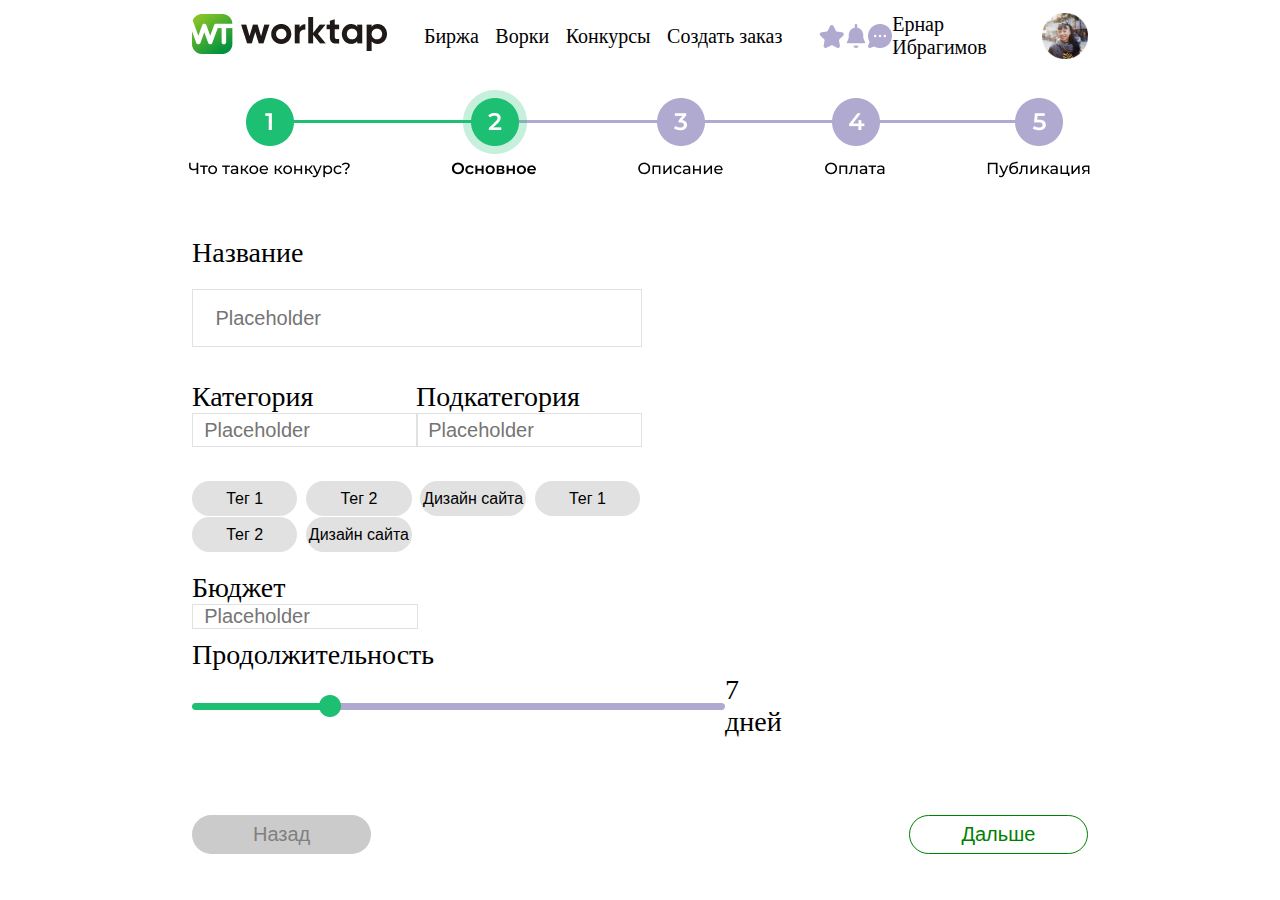
<file: made_order_2/index.html>
<!doctype html>
<html lang="en">
<head>
    <meta charset="UTF-8">
    <meta name="viewport"
          content="width=device-width, user-scalable=no, initial-scale=1.0, maximum-scale=1.0, minimum-scale=1.0">
    <meta http-equiv="X-UA-Compatible" content="ie=edge">
    <title>Document</title>
    <link rel="stylesheet" href="style.css">
</head>
<body>
<header>
    <nav>
        <a href="../first_page/index.html"><img src="../img/logo.png" alt=""></a>
        <div class="nav_menu">
            <a href="../first_page/index.html">Биржа</a>
            <a href="../all_work_page/index.html">Ворки</a>
            <a href="../contest/index.html">Конкурсы</a>
            <a href="../made_order/index.html">Создать заказ</a>
        </div>
        <div class="nav_button">
            <button onclick="location.href='../favorites/index.html'"><img src="../img/fold_star.png" alt=""></button>
            <button onclick="location.href=''"><img src="../img/bell.png" alt=""></button>
            <button onclick="location.href='../chat/index.html'"><img src="../img/chat.png" alt=""></button>
            <a>Ернар Ибрагимов</a>
            <img class="profile" onclick="location.href='../profile/index.html'" src="../img/profile_photo.png" alt="">
        </div>
    </nav>
</header>
<main>
    <section class="section_1">
        <img src="../img/progress_2.png" alt="">
        <div class="middle_block">
            <div class="main_block">
                <h2>Название</h2>
                <input type="text" placeholder="Placeholder">
                <div class="input_block">
                    <div>
                        <h2>Категория</h2>
                        <input type="text" placeholder="Placeholder">
                    </div>
                    <div>
                        <h2>Подкатегория</h2>
                        <input type="text" placeholder="Placeholder">
                    </div>
                </div>
                <div class="teg_block">
                    <button>Тег 1</button>
                    <button>Тег 2</button>
                    <button>Дизайн сайта</button>
                    <button>Тег 1</button>
                    <button>Тег 2</button>
                    <button>Дизайн сайта</button>
                    <button class="display_none"></button>
                    <button class="display_none"></button>
                </div>
                <div class="input">
                    <h2>Бюджет</h2>
                    <input type="text" placeholder="Placeholder">
                </div>
                <div class="time">
                    <h2>Продолжительность</h2>
                    <div class="progress">
                        <img src="../img/liner.png" alt="">
                        <h2>7 дней</h2>
                    </div>
                </div>
            </div>
            <div class="fold"></div>
        </div>
        <div class="button_block">
            <button onclick="location.href='../made_order'" class="gray_button">Назад</button>
            <button onclick="location.href='../made_order_3'" class="standart_button">Дальше</button>
        </div>
    </section>
</main>
<script src="../script.js"></script>
</body>
</html>
</file>
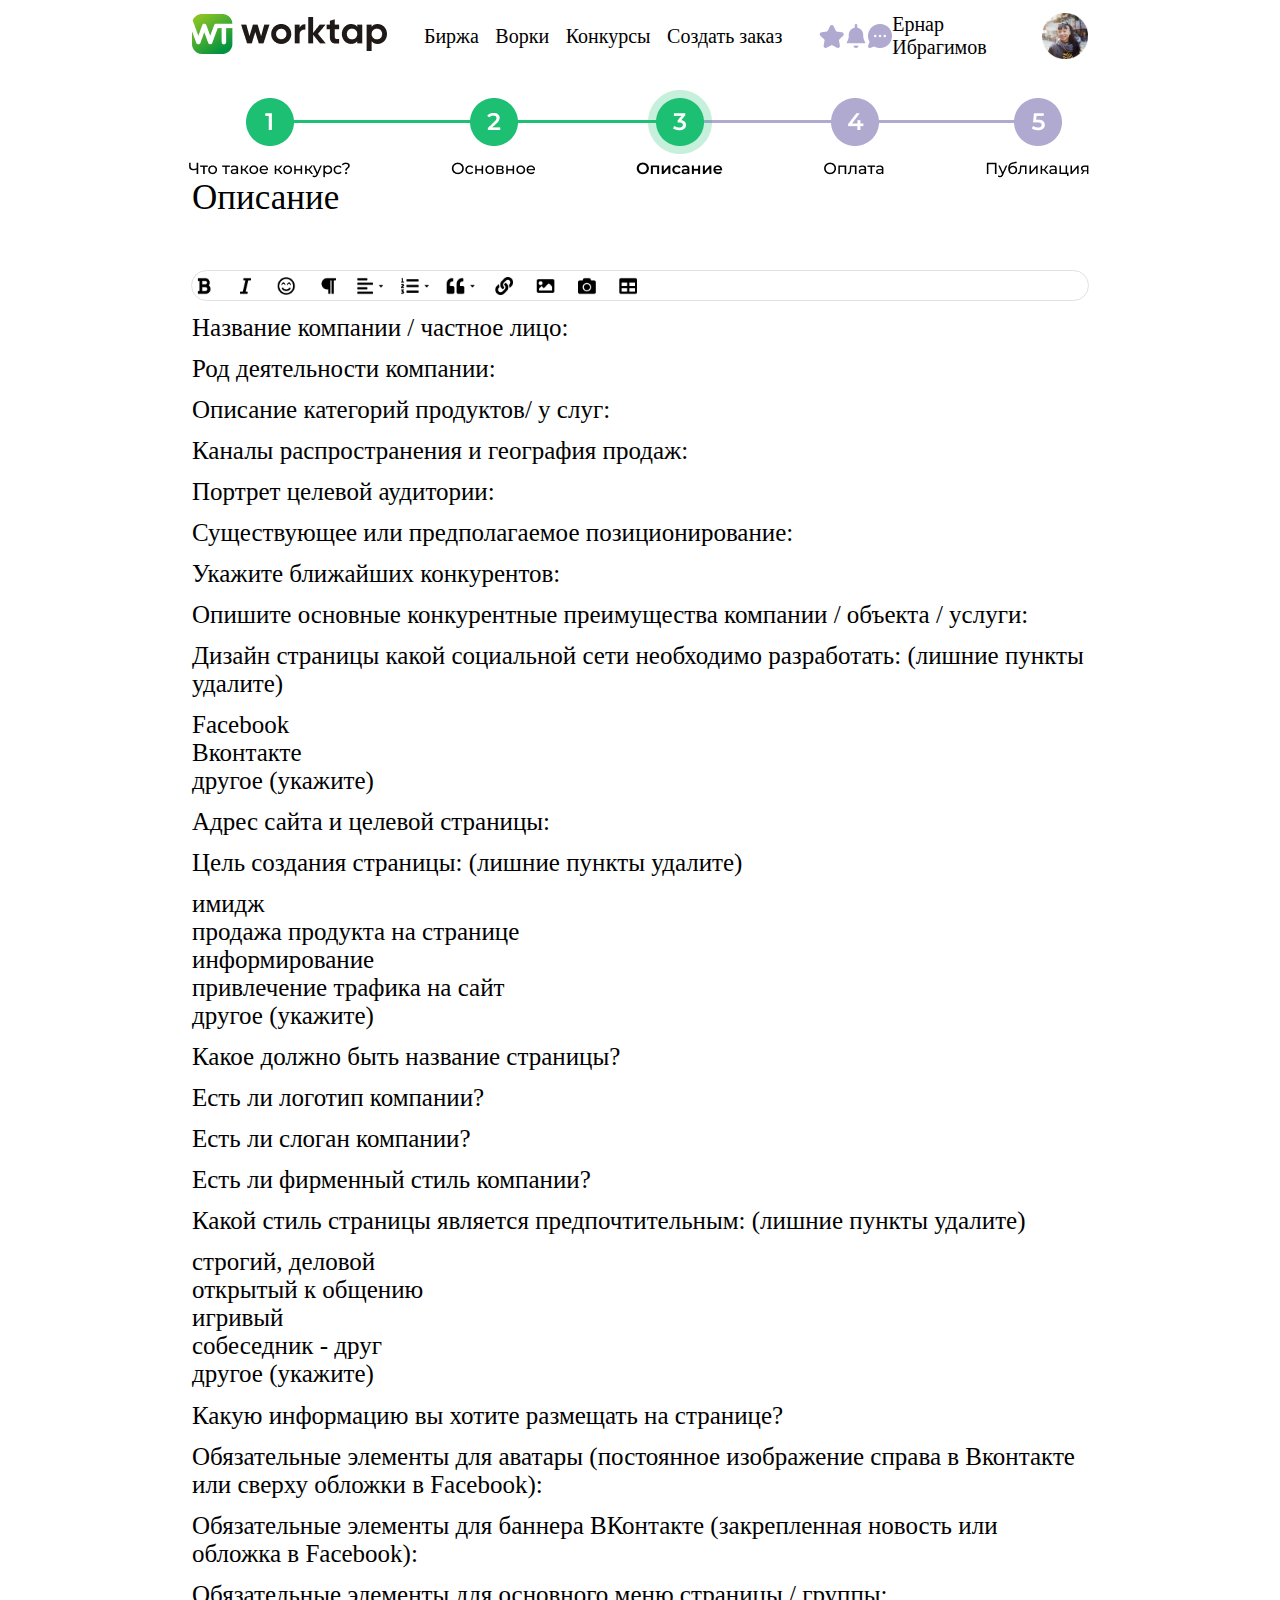
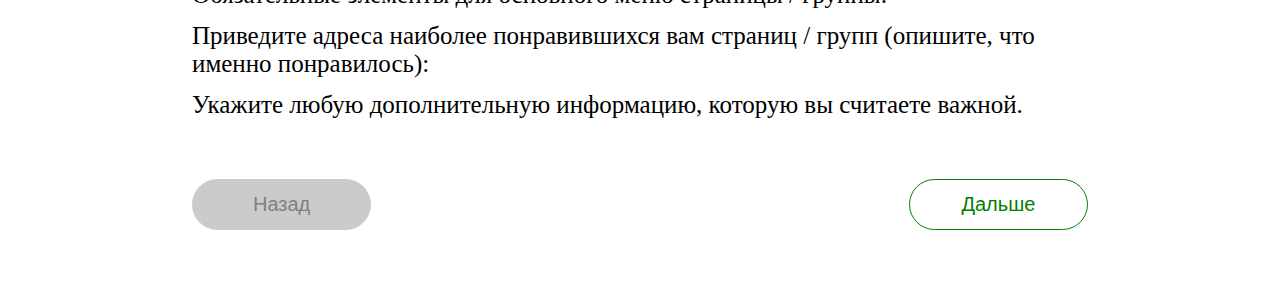
<file: made_order_3/index.html>
<!doctype html>
<html lang="en">
<head>
    <meta charset="UTF-8">
    <meta name="viewport"
          content="width=device-width, user-scalable=no, initial-scale=1.0, maximum-scale=1.0, minimum-scale=1.0">
    <meta http-equiv="X-UA-Compatible" content="ie=edge">
    <title>Document</title>
    <link rel="stylesheet" href="style.css">
</head>
<body>
<header>
    <nav>
        <a href="../first_page/index.html"><img src="../img/logo.png" alt=""></a>
        <div class="nav_menu">
            <a href="../first_page/index.html">Биржа</a>
            <a href="../all_work_page/index.html">Ворки</a>
            <a href="../contest/index.html">Конкурсы</a>
            <a href="../made_order/index.html">Создать заказ</a>
        </div>
        <div class="nav_button">
            <button onclick="location.href='../favorites/index.html'"><img src="../img/fold_star.png" alt=""></button>
            <button onclick="location.href=''"><img src="../img/bell.png" alt=""></button>
            <button onclick="location.href='../chat/index.html'"><img src="../img/chat.png" alt=""></button>
            <a>Ернар Ибрагимов</a>
            <img class="profile" onclick="location.href='../profile/index.html'" src="../img/profile_photo.png" alt="">
        </div>
    </nav>
</header>
<main>
    <img src="../img/progress_3.png" alt="">
    <section class="section_1">
        <h1>Описание</h1>
        <div class="s_1_block">
            <div class="border"><img src="../img/input_order_settings.png" alt=""></div>
            <div class="text_block">
                <h2>Название компании / частное лицо:</h2>
                <h2>Род деятельности компании:</h2>
                <h2>Описание категорий продуктов/ у слуг:</h2>
                <h2>Каналы распространения и география продаж:</h2>
                <h2>Портрет целевой аудитории:</h2>
                <h2>Существующее или предполагаемое позиционирование:</h2>
                <h2>Укажите ближайших конкурентов:</h2>
                <h2>Опишите основные конкурентные преимущества компании / объекта / услуги:</h2>
                <h2>Дизайн страницы какой социальной сети необходимо разработать: (лишние пункты удалите)</h2>
                <div>
                    <h2>Facebook</h2>
                    <h2>Вконтакте</h2>
                    <h2>другое (укажите)</h2>
                </div>
                <h2>Адрес сайта и целевой страницы:</h2>
                <h2>Цель создания страницы: (лишние пункты удалите)</h2>
                <div>
                    <h2>имидж</h2>
                    <h2>продажа продукта на странице</h2>
                    <h2>информирование</h2>
                    <h2>привлечение трафика на сайт</h2>
                    <h2>другое (укажите)</h2>
                </div>
                <h2>Какое должно быть название страницы?</h2>
                <h2>Есть ли логотип компании?</h2>
                <h2>Есть ли слоган компании?</h2>
                <h2>Есть ли фирменный стиль компании?</h2>
                <h2>Какой стиль страницы является предпочтительным: (лишние пункты удалите)</h2>
                <div>
                    <h2>строгий, деловой</h2>
                    <h2>открытый к общению</h2>
                    <h2>игривый</h2>
                    <h2>собеседник - друг</h2>
                    <h2>другое (укажите)</h2>
                </div>
                <h2>Какую информацию вы хотите размещать на странице?</h2>
                <h2>Обязательные элементы для аватары (постоянное изображение справа в Вконтакте или сверху обложки в Facebook):</h2>
                <h2>Обязательные элементы для баннера ВКонтакте (закрепленная новость или обложка в Facebook):</h2>
                <h2>Обязательные элементы для основного меню страницы / группы:</h2>
                <h2>Приведите адреса наиболее понравившихся вам страниц / групп (опишите, что именно понравилось):</h2>
                <h2>Укажите любую дополнительную информацию, которую вы считаете важной.</h2>
            </div>
        </div>
    </section>
    <div class="button_block">
        <button onclick="location.href='../made_order_2'" class="gray_button">Назад</button>
        <button onclick="location.href='../made_order_4'" class="standart_button">Дальше</button>
    </div>
</main>
<script src="../script.js"></script>
</body>
</html>
</file>
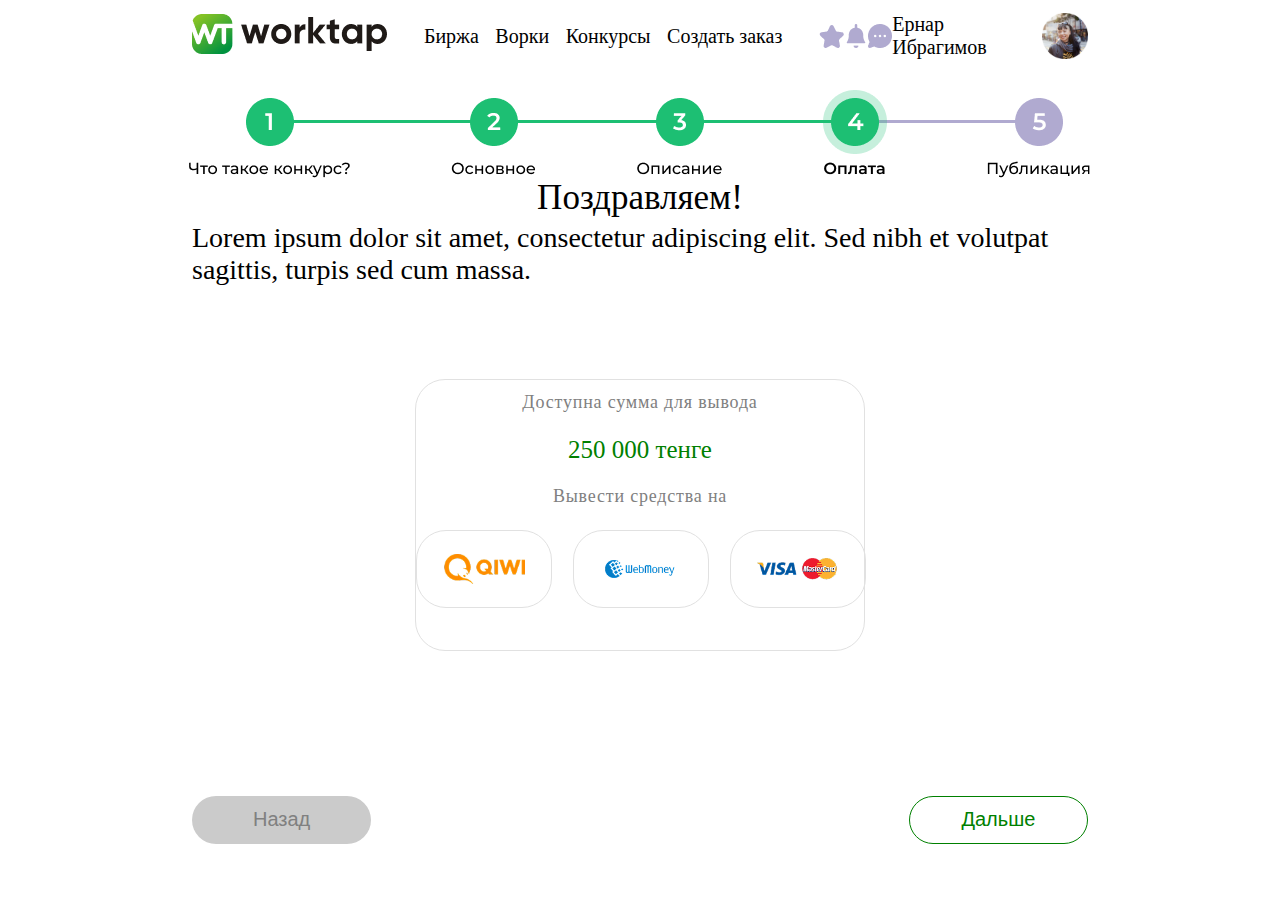
<file: made_order_4/index.html>
<!doctype html>
<html lang="en">
<head>
    <meta charset="UTF-8">
    <meta name="viewport"
          content="width=device-width, user-scalable=no, initial-scale=1.0, maximum-scale=1.0, minimum-scale=1.0">
    <meta http-equiv="X-UA-Compatible" content="ie=edge">
    <title>Document</title>
    <link rel="stylesheet" href="style.css">
</head>
<body>
<header>
    <nav>
        <a href="../first_page/index.html"><img src="../img/logo.png" alt=""></a>
        <div class="nav_menu">
            <a href="../first_page/index.html">Биржа</a>
            <a href="../all_work_page/index.html">Ворки</a>
            <a href="../contest/index.html">Конкурсы</a>
            <a href="../made_order/index.html">Создать заказ</a>
        </div>
        <div class="nav_button">
            <button onclick="location.href='../favorites/index.html'"><img src="../img/fold_star.png" alt=""></button>
            <button onclick="location.href=''"><img src="../img/bell.png" alt=""></button>
            <button onclick="location.href='../chat/index.html'"><img src="../img/chat.png" alt=""></button>
            <a>Ернар Ибрагимов</a>
            <img class="profile" onclick="location.href='../profile/index.html'" src="../img/profile_photo.png" alt="">
        </div>
    </nav>
</header>
<main>
    <img src="../img/progress_4.png" alt="">
    <section class="section_1">
        <h1>Поздравляем!</h1>
        <h2>Lorem ipsum dolor sit amet, consectetur adipiscing elit. Sed nibh et volutpat sagittis, turpis sed cum massa.</h2>
        <div class="s_1_block">
            <div class="value__right">
                <p>Доступна сумма для вывода</p>
                <span class="green">250 000 тенге</span>
                <p>Вывести средства на</p>
                <div class="wallet">
                    <div>
                        <img src="../img/qiwi.png" alt="">
                    </div>
                    <div>
                        <img src="../img/WebM.png" alt="">
                    </div>
                    <div>
                        <img src="../img/visa.png" alt="">
                    </div>
                </div>
            </div>
        </div>
    </section>
    <div class="button_block">
        <button onclick="location.href='../made_order_3'" class="gray_button">Назад</button>
        <button onclick="location.href='../made_order_5'" class="standart_button">Дальше</button>
    </div>
</main>
<script src="../script.js"></script>
</body>
</html>
</file>
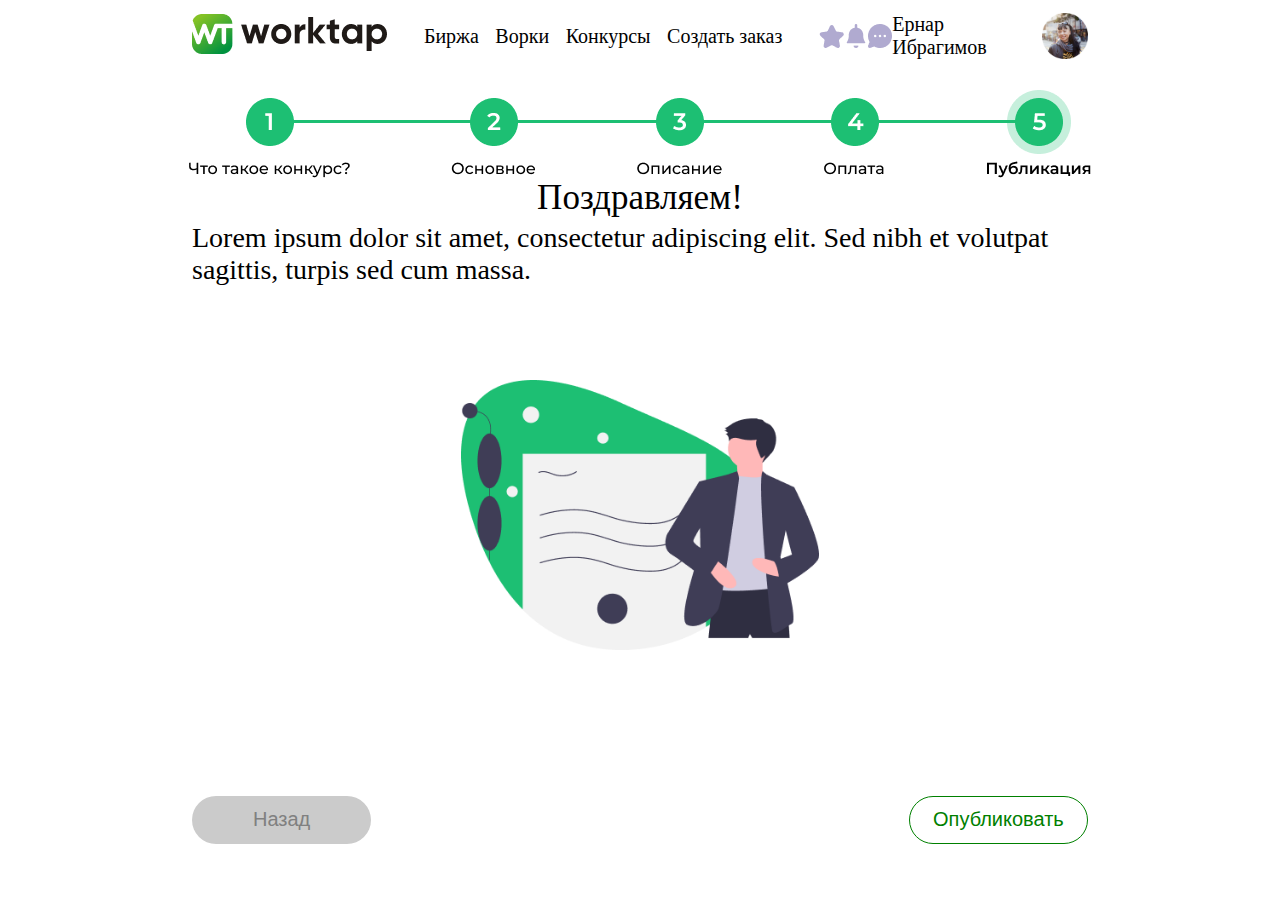
<file: made_order_5/index.html>
<!doctype html>
<html lang="en">
<head>
    <meta charset="UTF-8">
    <meta name="viewport"
          content="width=device-width, user-scalable=no, initial-scale=1.0, maximum-scale=1.0, minimum-scale=1.0">
    <meta http-equiv="X-UA-Compatible" content="ie=edge">
    <title>Document</title>
    <link rel="stylesheet" href="style.css">
</head>
<body>
<header>
    <nav>
        <a href="../first_page/index.html"><img src="../img/logo.png" alt=""></a>
        <div class="nav_menu">
            <a href="../first_page/index.html">Биржа</a>
            <a href="../all_work_page/index.html">Ворки</a>
            <a href="../contest/index.html">Конкурсы</a>
            <a href="../made_order/index.html">Создать заказ</a>
        </div>
        <div class="nav_button">
            <button onclick="location.href='../favorites/index.html'"><img src="../img/fold_star.png" alt=""></button>
            <button onclick="location.href=''"><img src="../img/bell.png" alt=""></button>
            <button onclick="location.href='../chat/index.html'"><img src="../img/chat.png" alt=""></button>
            <a>Ернар Ибрагимов</a>
            <img class="profile" onclick="location.href='../profile/index.html'" src="../img/profile_photo.png" alt="">
        </div>
    </nav>
</header>
<main>
    <img src="../img/progress_5.png" alt="">
    <section class="section_1">
        <h1>Поздравляем!</h1>
        <h2>Lorem ipsum dolor sit amet, consectetur adipiscing elit. Sed nibh et volutpat sagittis, turpis sed cum massa.</h2>
        <div class="s_1_block">
            <img src="../img/work_6_img.png" alt="">
        </div>
    </section>
    <div class="button_block">
        <button onclick="location.href='../made_order_4'" class="gray_button">Назад</button>
        <button onclick="location.href='../profile'" class="standart_button">Опубликовать</button>
    </div>
</main>
<script src="../script.js"></script>
</body>
</html>
</file>
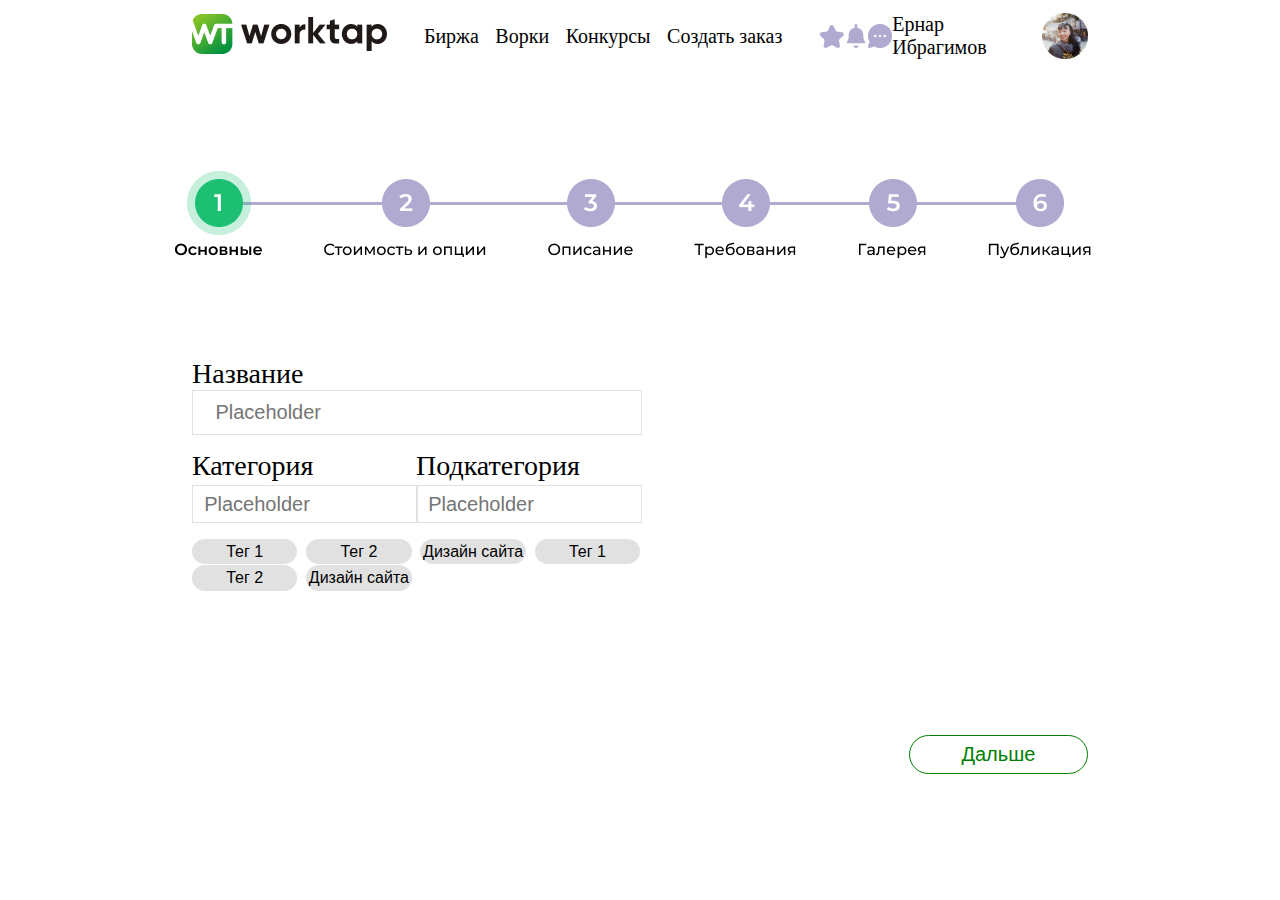
<file: made_work_1/index.html>
<!doctype html>
<html lang="en">
<head>
    <meta charset="UTF-8">
    <meta name="viewport"
          content="width=device-width, user-scalable=no, initial-scale=1.0, maximum-scale=1.0, minimum-scale=1.0">
    <meta http-equiv="X-UA-Compatible" content="ie=edge">
    <title>Document</title>
    <link rel="stylesheet" href="style.css">
</head>
<body>
<header>
    <nav>
        <a href="../first_page/index.html"><img src="../img/logo.png" alt=""></a>
        <div class="nav_menu">
            <a href="../first_page/index.html">Биржа</a>
            <a href="../all_work_page/index.html">Ворки</a>
            <a href="../contest/index.html">Конкурсы</a>
            <a href="../made_order/index.html">Создать заказ</a>
        </div>
        <div class="nav_button">
            <button onclick="location.href='../favorites/index.html'"><img src="../img/fold_star.png" alt=""></button>
            <button onclick="location.href=''"><img src="../img/bell.png" alt=""></button>
            <button onclick="location.href='../chat/index.html'"><img src="../img/chat.png" alt=""></button>
            <a>Ернар Ибрагимов</a>
            <img class="profile" onclick="location.href='../profile/index.html'" src="../img/profile_photo.png" alt="">
        </div>
    </nav>
</header>
<main>
    <section class="section_1">
        <img src="../img/progress_bar_1.png" alt="">
        <div class="middle_block">
            <div class="main_block">
                <h2>Название</h2>
                <input type="text" placeholder="Placeholder">
                <div class="input_block">
                    <div>
                        <h2>Категория</h2>
                        <input type="text" placeholder="Placeholder">
                    </div>
                    <div>
                        <h2>Подкатегория</h2>
                        <input type="text" placeholder="Placeholder">
                    </div>
                </div>
                <div class="teg_block">
                    <button>Тег 1</button>
                    <button>Тег 2</button>
                    <button>Дизайн сайта</button>
                    <button>Тег 1</button>
                    <button>Тег 2</button>
                    <button>Дизайн сайта</button>
                    <button class="display_none"></button>
                    <button class="display_none"></button>
                </div>
            </div>
            <div class="fold"></div>
        </div>
        <div class="button_block"><button onclick="location.href='../made_work_2'" class="standart_button">Дальше</button></div>
    </section>
</main>
<script src="../script.js"></script>
</body>
</html>
</file>
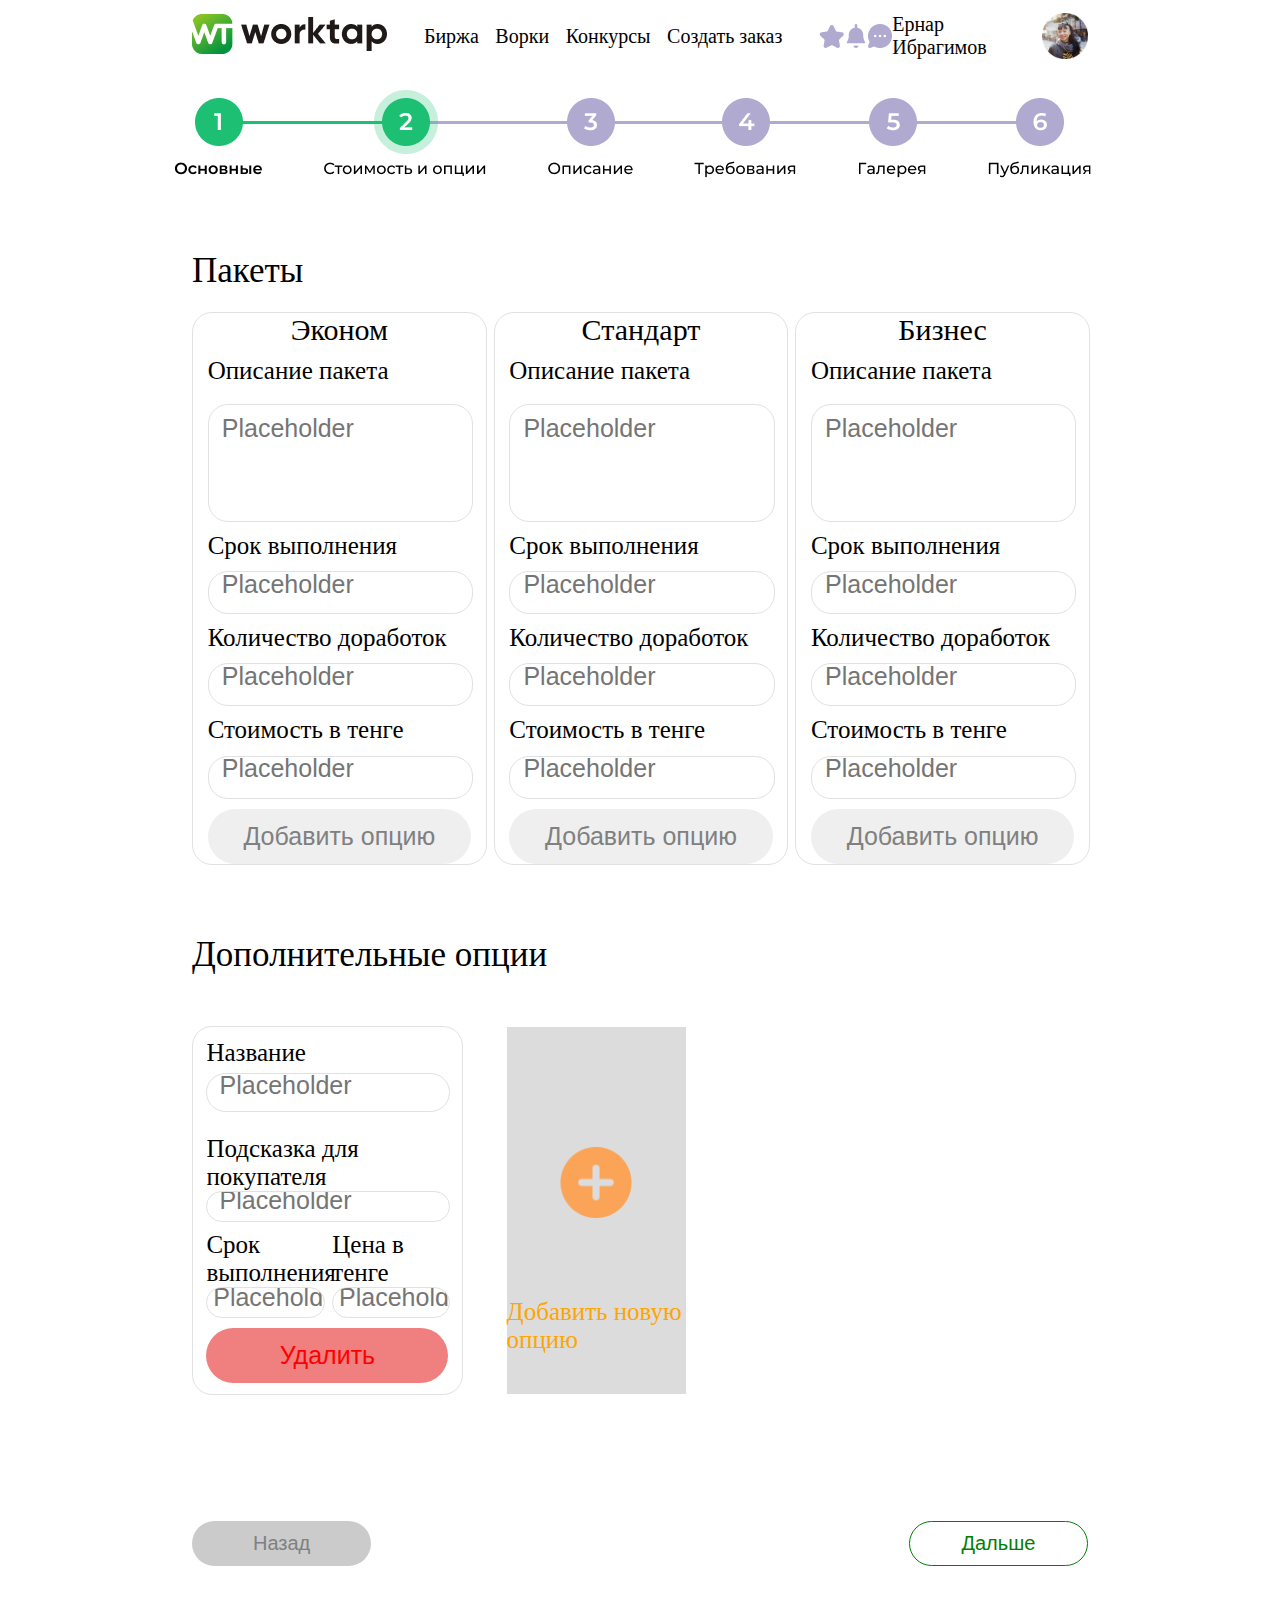
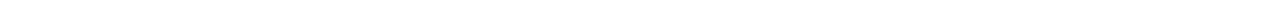
<file: made_work_2/index.html>
<!doctype html>
<html lang="en">
<head>
    <meta charset="UTF-8">
    <meta name="viewport"
          content="width=device-width, user-scalable=no, initial-scale=1.0, maximum-scale=1.0, minimum-scale=1.0">
    <meta http-equiv="X-UA-Compatible" content="ie=edge">
    <title>Document</title>
    <link rel="stylesheet" href="style.css">
</head>
<body>
<header>
    <nav>
        <a href="../first_page/index.html"><img src="../img/logo.png" alt=""></a>
        <div class="nav_menu">
            <a href="../first_page/index.html">Биржа</a>
            <a href="../all_work_page/index.html">Ворки</a>
            <a href="../contest/index.html">Конкурсы</a>
            <a href="../made_order/index.html">Создать заказ</a>
        </div>
        <div class="nav_button">
            <button onclick="location.href='../favorites/index.html'"><img src="../img/fold_star.png" alt=""></button>
            <button onclick="location.href=''"><img src="../img/bell.png" alt=""></button>
            <button onclick="location.href='../chat/index.html'"><img src="../img/chat.png" alt=""></button>
            <a>Ернар Ибрагимов</a>
            <img class="profile" onclick="location.href='../profile/index.html'" src="../img/profile_photo.png" alt="">
        </div>
    </nav>
</header>
<main>
    <img src="../img/progress_bar_2.png" alt="">
    <section class="section_1">
        <h1>Пакеты</h1>
        <div class="s_1_block">
            <div class="s_1_card">
                <h2>Эконом</h2>
                <div class="first_input">
                    <h3>Описание пакета</h3>
                    <input type="text" placeholder="Placeholder">
                </div>
                <div class="inputs">
                    <h3>Срок выполнения</h3>
                    <input type="text" placeholder="Placeholder">
                </div>
                <div class="inputs">
                    <h3>Количество доработок</h3>
                    <input type="text" placeholder="Placeholder">
                </div>
                <div class="inputs">
                    <h3>Стоимость в тенге</h3>
                    <input type="text" placeholder="Placeholder">
                </div>
                <button>Добавить опцию</button>
            </div>
            <div class="s_1_card">
                <h2>Стандарт</h2>
                <div class="first_input">
                    <h3>Описание пакета</h3>
                    <input type="text" placeholder="Placeholder">
                </div>
                <div class="inputs">
                    <h3>Срок выполнения</h3>
                    <input type="text" placeholder="Placeholder">
                </div>
                <div class="inputs">
                    <h3>Количество доработок</h3>
                    <input type="text" placeholder="Placeholder">
                </div>
                <div class="inputs">
                    <h3>Стоимость в тенге</h3>
                    <input type="text" placeholder="Placeholder">
                </div>
                <button>Добавить опцию</button>
            </div>
            <div class="s_1_card">
                <h2>Бизнес</h2>
                <div class="first_input">
                    <h3>Описание пакета</h3>
                    <input type="text" placeholder="Placeholder">
                </div>
                <div class="inputs">
                    <h3>Срок выполнения</h3>
                    <input type="text" placeholder="Placeholder">
                </div>
                <div class="inputs">
                    <h3>Количество доработок</h3>
                    <input type="text" placeholder="Placeholder">
                </div>
                <div class="inputs">
                    <h3>Стоимость в тенге</h3>
                    <input type="text" placeholder="Placeholder">
                </div>
                <button>Добавить опцию</button>
            </div>
        </div>
    </section>
    <section class="section_2">
        <h1>Дополнительные опции</h1>
        <div class="s_2_block">
            <div class="s_2_card">
                <div class="inputs">
                    <h3>Название</h3>
                    <input type="text" placeholder="Placeholder">
                </div>
                <div class="inputs">
                    <h3>Подсказка для покупателя</h3>
                    <input type="text" placeholder="Placeholder">
                </div>
                <div class="inputes">
                    <div class="inputs">
                        <h3>Срок выполнения</h3>
                        <input type="text" placeholder="Placeholder">
                    </div>
                    <div class="inputs">
                        <h3>Цена в тенге</h3>
                        <input type="text" placeholder="Placeholder">
                    </div>
                </div>
                <button>Удалить</button>
            </div>
            <div class="s_2_add">
                <div></div>
                <img src="../img/orange_plus.png" alt="">
                <span class="orange_span">Добавить новую опцию</span>
            </div>
            <div></div>
        </div>
    </section>
    <div class="button_block">
        <button onclick="location.href='../made_work_1'" class="gray_button">Назад</button>
        <button onclick="location.href='../made_work_3'" class="standart_button">Дальше</button>
    </div>
</main>
<script src="../script.js"></script>
</body>
</html>
</file>
<file: style.css>
* {
  margin: 0;
  padding: 0;
}

html {
  font-size: 10px;
  overflow-x: hidden;
}

a {
  text-decoration: none;
  color: black;
  font-size: 2rem;
}

h2 {
  font-size: 2.8rem;
  font-weight: 500;
}

p {
  color: gray;
  letter-spacing: 0.08rem;
  font-size: 1.8rem;
  font-weight: 300;
}

.section_1_active {
  border: 1px solid green;
  color: green;
}

button {
  cursor: pointer;
  font-size: 1.6rem;
}

.display_none {
  visibility: hidden;
}

.standart_button {
  width: 100%;
  height: 15%;
  border: 1px solid green;
  color: green;
  background: rgba(0, 0, 0, 0);
  border-radius: 4rem;
  transition: all 0.2s;
  font-size: 2rem;
}
.standart_button:hover {
  background-color: green;
  color: white;
}

header {
  position: fixed;
  z-index: 999;
  background: white;
  width: 100vw;
  height: 8vh;
  display: flex;
  justify-content: center;
  align-items: center;
}
header nav {
  width: 70%;
  height: 100%;
  display: flex;
  align-items: center;
  justify-content: space-between;
  flex-direction: row;
}
header nav img {
  cursor: pointer;
}
header nav .nav_menu {
  width: 50%;
  height: 100%;
  display: flex;
  align-items: center;
  justify-content: space-between;
  flex-direction: row;
}
header nav .nav_button {
  width: 20%;
  height: 100%;
  display: flex;
  align-items: center;
  justify-content: space-between;
  flex-direction: row;
}
header nav .nav_button img {
  display: none;
}
header nav .nav_button button:first-child {
  width: 50%;
  height: 50%;
  border: 1px solid green;
  color: green;
  border-radius: 4rem;
  background: rgba(0, 0, 0, 0);
}
header nav .nav_button button:nth-child(2) {
  width: 40%;
  height: 50%;
  border: none;
  background-color: green;
  color: white;
  border-radius: 4rem;
}

main {
  position: relative;
  top: 10vh;
  width: 100vw;
  height: 360vh;
  display: flex;
  flex-direction: column;
  align-items: center;
  justify-content: space-between;
}
main .section_1 {
  width: 70%;
  height: 90vh;
  display: flex;
  align-items: center;
  justify-content: space-between;
  flex-direction: row;
}
main .section_1 div {
  width: 45%;
  height: 70%;
}
main .section_1 div .search {
  width: 100%;
  height: 20%;
  display: flex;
  align-items: center;
  justify-content: space-between;
  flex-direction: row;
}
main .section_1 div .search input {
  width: 100%;
  height: 25%;
  border: none;
  font-size: 2rem;
  border-bottom-left-radius: 2rem;
  border-top-left-radius: 2rem;
}
main .section_1 div .search input::placeholder {
  position: relative;
  left: 5%;
}
main .section_1 div .search button {
  width: 30%;
  height: 25%;
  border: none;
  color: white;
  background-color: orange;
  border-bottom-right-radius: 4rem;
  border-top-right-radius: 4rem;
}
main .section_1 div:first-child {
  display: flex;
  flex-direction: column;
  align-items: center;
  justify-content: space-between;
  align-items: start;
}
main .section_1 div:first-child p {
  font-size: 2rem;
}
main .section_1 div:first-child h1 {
  font-size: 3.6rem;
  font-weight: 700;
}
main .section_1 div:first-child h1 span {
  color: green;
}
main .section_1 div:first-child .bottom_block {
  width: 100%;
  height: 40%;
  display: flex;
  flex-direction: column;
  align-items: center;
  justify-content: space-between;
  align-items: start;
}
main .section_1 div:first-child .janr {
  width: 100%;
  height: 70%;
  display: grid;
  grid-template-columns: repeat(3, 1fr);
  grid-template-rows: repeat(3, 1fr);
  gap: 5%;
}
main .section_1 div:first-child .janr .s_1_active {
  border: 1px solid green;
  color: rgb(0, 128, 0);
}
main .section_1 div:first-child .janr p {
  width: 100%;
  height: 40%;
  border-radius: 4rem;
  border: 1px solid #e1e1e1;
  cursor: pointer;
  color: rgb(90, 90, 90);
  text-align: center;
  vertical-align: middle;
}
main .section_1 div:first-child .janr p:hover {
  border: 1px solid green;
  color: green;
}
main .section_1 div:first-child .janr button {
  width: 100%;
  height: 42%;
  border: 1px solid orange;
  color: orange;
  background: rgba(0, 0, 0, 0);
  border-radius: 4rem;
}
main .section_1 div:last-child img {
  width: 100%;
}
main .section_2 {
  width: 70%;
  height: 60vh;
  display: grid;
  grid-template-columns: repeat(3, 1fr);
  grid-template-rows: repeat(2, 1fr);
  gap: 5%;
}
main .section_2 .s_2_card {
  width: 100%;
  height: 100%;
  display: flex;
  flex-direction: column;
  align-items: center;
  justify-content: space-between;
  align-items: start;
  border-radius: 3rem;
  background: transparent;
  border: 1px solid #e1e1e1;
}
main .section_2 .s_2_card:hover {
  scale: 1.03;
  box-shadow: 10px 10px 20px rgba(0, 0, 0, 0.3);
}
main .section_2 .s_2_card:last-child {
  background: rgb(242, 240, 254);
  display: flex;
  justify-content: center;
  align-items: center;
}
main .section_2 .s_2_card:last-child a {
  color: green;
  font-size: 2.8rem;
  font-weight: 400;
}
main .section_2 .s_2_card p {
  font-size: 2.5rem;
}
main .section_2 .s_2_card .info {
  width: 100%;
  height: 23%;
  display: flex;
  align-items: center;
  justify-content: space-between;
  flex-direction: row;
}
main .section_2 .s_2_card .info img {
  width: 15%;
}
main .section_2 .s_2_card .info h2 {
  width: 80%;
  font-size: 2.2rem;
  font-weight: 600;
}
main .section_3 {
  width: 70%;
  height: 60vh;
  display: grid;
  grid-template-columns: repeat(3, 1fr);
  grid-template-rows: repeat(2, 1fr);
  gap: 5%;
}
main .section_3 .s_3_card {
  width: 100%;
  height: 100%;
  display: flex;
  flex-direction: column;
  align-items: center;
  justify-content: space-between;
  align-items: start;
  border-radius: 3rem;
  background: transparent;
  border: 1px solid #e1e1e1;
}
main .section_3 .s_3_card:hover {
  scale: 1.03;
  box-shadow: 10px 10px 20px rgba(0, 0, 0, 0.3);
}
main .section_3 .s_3_card:last-child {
  background: rgb(242, 240, 254);
  display: flex;
  justify-content: center;
  align-items: center;
}
main .section_3 .s_3_card:last-child a {
  color: green;
  font-size: 2.8rem;
  font-weight: 400;
}
main .section_3 .s_3_card .info {
  width: 100%;
  height: 70%;
  display: flex;
  align-items: center;
  justify-content: space-between;
  flex-direction: row;
}
main .section_3 .s_3_card .info__dup {
  width: 58%;
  height: 70%;
  display: flex;
  flex-direction: column;
  align-items: center;
  justify-content: space-between;
  align-items: start;
}
main .section_3 .s_3_card .info__dup .star_block {
  width: 70%;
  height: 20%;
  display: flex;
  align-items: center;
  justify-content: space-between;
  flex-direction: row;
}
main .section_3 .s_3_card .info__dup .star_block img {
  width: 18%;
}
main .section_3 .s_3_card .info img {
  width: 40%;
}
main .section_3 .s_3_card .info h2 {
  width: 80%;
  letter-spacing: 0.1rem;
  font-size: 1.8rem;
  font-weight: 500;
}
main .section_3 .s_3_card .info h3 {
  color: orange;
  letter-spacing: 0.1rem;
  font-size: 2.1rem;
  font-weight: 600;
}
main .section_4 {
  width: 70%;
  height: 30vh;
  display: flex;
  flex-direction: column;
  align-items: center;
  justify-content: space-between;
  align-items: start;
}
main .section_4 .s_4_block {
  width: 100%;
  height: 60%;
  display: grid;
  grid-template-columns: repeat(3, 1fr);
  grid-template-rows: repeat(1, 1fr);
  gap: 5%;
}
main .section_4 .s_4_block .s_4_card {
  width: 100%;
  height: 100%;
  display: flex;
  flex-direction: column;
  align-items: center;
  justify-content: space-between;
  align-items: start;
}
main .section_4 .s_4_block .s_4_card img {
  width: 25%;
}
main .section_4 .s_4_block .s_4_card h2 {
  font-size: 2.2rem;
  font-weight: 600;
}
main .section_4 .s_4_block .s_4_card p {
  font-size: 1.8rem;
  font-weight: 300;
}
main .section_5 {
  width: 100%;
  height: 68vh;
  background-size: cover;
  background-position: center;
  background-repeat: no-repeat;
  background-image: url("img/section_5_bg.png");
  display: flex;
  justify-content: center;
  align-items: center;
}
main .section_5 .s_5_cont {
  width: 70%;
  height: 90%;
  display: flex;
  align-items: center;
  justify-content: space-between;
  flex-direction: row;
}
main .section_5 .s_5_cont div {
  width: 40%;
  height: 100%;
  display: flex;
  flex-direction: column;
  align-items: center;
  justify-content: space-between;
  align-items: start;
}
main .section_5 .s_5_cont div h2 {
  color: white;
  font-size: 3.2rem;
  letter-spacing: 0.1rem;
}
main .section_5 .s_5_cont div .s_5_card {
  width: 100%;
  height: 13%;
  background: white;
  border-radius: 2rem;
  display: flex;
  align-items: center;
  justify-content: space-around;
  flex-direction: row;
  flex-direction: row;
}
main .section_5 .s_5_cont div .s_5_card p {
  width: 70%;
  text-align: start;
}
main .section_5 .s_5_cont div button {
  width: 35%;
  height: 10%;
  color: white;
  background: rgb(94, 78, 219);
  border-radius: 4rem;
  border: none;
  font-weight: 700;
  font-size: 2.8rem;
}

footer {
  position: relative;
  top: 10vh;
  width: 100%;
  height: 35vh;
  display: flex;
  justify-content: center;
  align-items: center;
}
footer section {
  width: 70%;
  height: 90%;
  display: flex;
  flex-direction: column;
  align-items: center;
  justify-content: space-between;
}
footer section div:first-child {
  width: 100%;
  height: 60%;
  display: flex;
  align-items: center;
  justify-content: space-between;
  flex-direction: row;
  align-items: start;
}
footer section div:first-child h2 {
  font-size: 3.5rem;
}
footer section div:first-child .s_5_block {
  width: 15%;
  height: 100%;
  display: flex;
  flex-direction: column;
  align-items: center;
  justify-content: space-between;
  justify-content: start;
  align-items: start;
}
footer section div:first-child .s_5_block p {
  cursor: pointer;
  line-height: 200%;
}
footer section div:first-child .s_5_block p:first-child {
  line-height: 300%;
}
footer section div:first-child .web {
  width: 20%;
  height: 60%;
  display: flex;
  flex-direction: column;
  align-items: center;
  justify-content: space-between;
  align-items: start;
}
footer section div:first-child .web .list {
  width: 100%;
  height: 50%;
  display: flex;
  align-items: center;
  justify-content: space-between;
  flex-direction: row;
}
footer section div:first-child .web .list img {
  cursor: pointer;
  transition: 0.2s;
}
footer section div:first-child .web .list img:hover {
  mask-image: linear-gradient(rgb(0, 128, 0), rgb(0, 128, 0));
}
footer section div:last-child {
  width: 60%;
  height: 20%;
  display: flex;
  justify-content: center;
  align-items: center;
}

@media (max-width: 1024px) {
  html {
    font-size: 5px;
  }
  header {
    height: 5vh;
  }
  header nav img {
    width: 70%;
  }
  header nav .nav_menu {
    width: 45%;
  }
  main {
    top: 4vh;
    height: 240vh;
  }
  main .section_1 {
    height: 70vh;
  }
  main .section_1 div:first-child .janr p {
    font-size: 1.8rem;
  }
  main .section_2 {
    height: 35vh;
  }
  main .section_2 .s_2_card p {
    font-size: 2rem;
  }
  main .section_2 .s_2_card .info img {
    width: 18%;
  }
  main .section_2 .s_2_card .info h2 {
    font-size: 2.2rem;
    font-weight: 550;
  }
  main .section_3 {
    height: 35vh;
  }
  main .section_3 .s_3_card .info img {
    width: 35%;
  }
  main .section_4 {
    height: 17vh;
  }
  main .section_5 {
    height: 48vh;
  }
  main .section_5 .s_5_cont div {
    width: 45%;
  }
  main .section_5 .s_5_cont div .s_5_card img {
    width: 10%;
  }
  main .section_5 .s_5_cont div .s_5_card p {
    width: 80%;
  }
  main .section_5 .s_5_cont div button {
    width: 45%;
  }
  footer {
    top: 4vh;
    height: 25vh;
  }
  footer section div:first-child h2 {
    font-size: 3rem;
  }
  footer section div:first-child .web img {
    width: 20%;
  }
}
@media ((max-width: 425px) and (min-width: 321px)) {
  html {
    font-size: 7px;
  }
  header {
    height: 5vh;
  }
  header nav {
    width: 90%;
  }
  header nav img {
    width: 60%;
  }
  header nav .nav_menu {
    display: none;
  }
  header nav .nav_button img {
    display: inline !important;
    width: 30%;
  }
  header nav .nav_button button {
    visibility: hidden;
  }
  main {
    top: 5vh;
    height: 230vh;
  }
  main .section_1 {
    width: 90%;
    height: 70vh;
    display: flex;
    flex-direction: column;
    align-items: center;
    justify-content: space-between;
  }
  main .section_1 div {
    width: 100%;
  }
  main .section_1 div:first-child .janr {
    display: grid;
    grid-template-columns: repeat(3, 1fr);
    grid-template-rows: repeat(3, 1fr);
    gap: 1%;
  }
  main .section_1 div:first-child .janr p {
    display: flex;
    justify-content: center;
    align-items: center;
    height: 80%;
    width: 100%;
    font-size: 1.8rem;
  }
  main .section_1 div:first-child .janr button {
    height: 85%;
  }
  main .section_2 {
    width: 90%;
    height: 35vh;
    display: grid;
    grid-template-columns: repeat(2, 1fr);
    grid-template-rows: repeat(3, 1fr);
    gap: 5%;
  }
  main .section_2 .s_2_card p {
    font-size: 2rem;
    display: none;
  }
  main .section_2 .s_2_card button {
    height: 20%;
  }
  main .section_2 .s_2_card .info {
    position: relative;
    top: 5%;
  }
  main .section_2 .s_2_card .info img {
    width: 20%;
  }
  main .section_2 .s_2_card .info h2 {
    font-size: 2rem;
    font-weight: 550;
  }
  main .section_3 {
    width: 90%;
    height: 35vh;
    display: grid;
    grid-template-columns: repeat(2, 1fr);
    grid-template-rows: repeat(3, 1fr);
    gap: 5%;
  }
  main .section_3 .s_3_card button {
    height: 20%;
  }
  main .section_3 .s_3_card .info h2:nth-child(3) {
    display: none;
  }
  main .section_3 .s_3_card .info h3 {
    display: none;
  }
  main .section_3 .s_3_card .info img {
    width: 35%;
  }
  main .section_3 .s_3_card:last-child a {
    text-align: center;
  }
  main .section_4 {
    width: 90%;
    height: 13vh;
  }
  main .section_4 .s_4_block .s_4_card img {
    width: 45%;
  }
  main .section_4 .s_4_block .s_4_card p {
    display: none;
  }
  main .section_4 p {
    font-size: 2.2rem;
  }
  main .section_5 {
    height: 23vh;
  }
  main .section_5 .s_5_cont {
    width: 90%;
  }
  main .section_5 .s_5_cont div h2 {
    font-size: 2rem;
  }
  main .section_5 .s_5_cont div:first-child {
    width: 90%;
  }
  main .section_5 .s_5_cont div:last-child {
    width: 10%;
  }
  main .section_5 .s_5_cont div .s_5_card img {
    width: 8%;
  }
  main .section_5 .s_5_cont div .s_5_card p {
    width: 80%;
    font-size: 1.6rem;
  }
  main .section_5 .s_5_cont div button {
    width: 45%;
    height: 15%;
  }
  footer {
    top: 4vh;
    height: 20vh;
  }
  footer section {
    width: 90%;
  }
  footer section div:first-child .s_5_block p {
    line-height: 110%;
    font-size: 1.4rem;
  }
  footer section div:first-child h2 {
    font-size: 1.8rem;
  }
  footer section div:first-child .web img {
    width: 20%;
  }
}
@media ((max-width: 768px) and (min-width: 426px)) {
  html {
    font-size: 7px;
  }
  header {
    height: 5vh;
  }
  header nav {
    width: 90%;
  }
  header nav img {
    width: 50%;
  }
  header nav .nav_menu {
    display: none;
  }
  header nav .nav_button img {
    display: inline !important;
    width: 20%;
  }
  header nav .nav_button button {
    visibility: hidden;
  }
  main {
    top: 4vh;
    height: 300vh;
  }
  main .section_1 {
    width: 90%;
    height: 60vh;
  }
  main .section_1 div:first-child .janr {
    display: grid;
    grid-template-columns: repeat(3, 1fr);
    grid-template-rows: repeat(3, 1fr);
    gap: 1%;
  }
  main .section_1 div:first-child .janr p {
    display: flex;
    justify-content: center;
    align-items: center;
    height: 80%;
    width: 100%;
    font-size: 1.8rem;
  }
  main .section_1 div:first-child .janr button {
    height: 85%;
  }
  main .section_2 {
    width: 90%;
    height: 55vh;
    display: grid;
    grid-template-columns: repeat(2, 1fr);
    grid-template-rows: repeat(3, 1fr);
    gap: 5%;
  }
  main .section_2 .s_2_card p {
    font-size: 2rem;
  }
  main .section_2 .s_2_card button {
    height: 20%;
  }
  main .section_2 .s_2_card .info img {
    width: 13%;
  }
  main .section_2 .s_2_card .info h2 {
    font-size: 2.2rem;
    font-weight: 550;
  }
  main .section_3 {
    width: 90%;
    height: 55vh;
    display: grid;
    grid-template-columns: repeat(2, 1fr);
    grid-template-rows: repeat(3, 1fr);
    gap: 5%;
  }
  main .section_3 .s_3_card button {
    height: 20%;
  }
  main .section_3 .s_3_card .info img {
    width: 35%;
  }
  main .section_4 {
    width: 90%;
    height: 23vh;
  }
  main .section_4 p {
    font-size: 2.2rem;
  }
  main .section_5 {
    height: 48vh;
  }
  main .section_5 .s_5_cont {
    width: 90%;
  }
  main .section_5 .s_5_cont div {
    width: 50%;
  }
  main .section_5 .s_5_cont div .s_5_card img {
    width: 10%;
  }
  main .section_5 .s_5_cont div .s_5_card p {
    width: 80%;
  }
  main .section_5 .s_5_cont div button {
    width: 45%;
  }
  footer {
    top: 4vh;
    height: 25vh;
  }
  footer section {
    width: 90%;
  }
  footer section div:first-child .s_5_block p {
    line-height: 150%;
  }
  footer section div:first-child h2 {
    font-size: 2.4rem;
  }
  footer section div:first-child .web img {
    width: 20%;
  }
}
@media ((max-width: 320px) and (min-width: 319px)) {
  html {
    font-size: 7px;
  }
  header {
    height: 5vh;
  }
  header nav {
    width: 90%;
  }
  header nav img {
    width: 60%;
  }
  header nav .nav_menu {
    display: none;
  }
  header nav .nav_button img {
    display: inline !important;
    width: 30%;
  }
  header nav .nav_button button {
    visibility: hidden;
  }
  main {
    top: 5vh;
    height: 230vh;
  }
  main .section_1 {
    width: 90%;
    height: 70vh;
    display: flex;
    flex-direction: column;
    align-items: center;
    justify-content: space-between;
  }
  main .section_1 div {
    width: 100%;
  }
  main .section_1 div:first-child .janr {
    display: grid;
    grid-template-columns: repeat(3, 1fr);
    grid-template-rows: repeat(3, 1fr);
    gap: 1%;
  }
  main .section_1 div:first-child .janr p {
    display: flex;
    justify-content: center;
    align-items: center;
    height: 80%;
    width: 100%;
    font-size: 1.8rem;
  }
  main .section_1 div:first-child .janr button {
    height: 85%;
  }
  main .section_2 {
    width: 90%;
    height: 35vh;
    display: grid;
    grid-template-columns: repeat(2, 1fr);
    grid-template-rows: repeat(3, 1fr);
    gap: 5%;
  }
  main .section_2 .s_2_card:last-child a {
    text-align: center;
  }
  main .section_2 .s_2_card p {
    font-size: 2rem;
    display: none;
  }
  main .section_2 .s_2_card button {
    height: 20%;
  }
  main .section_2 .s_2_card .info {
    position: relative;
    top: 5%;
  }
  main .section_2 .s_2_card .info img {
    width: 20%;
  }
  main .section_2 .s_2_card .info h2 {
    font-size: 1.8rem;
    font-weight: 550;
  }
  main .section_3 {
    width: 90%;
    height: 35vh;
    display: grid;
    grid-template-columns: repeat(2, 1fr);
    grid-template-rows: repeat(3, 1fr);
    gap: 5%;
  }
  main .section_3 .s_3_card button {
    height: 20%;
  }
  main .section_3 .s_3_card .info h2:nth-child(3) {
    display: none;
  }
  main .section_3 .s_3_card .info h3 {
    display: none;
  }
  main .section_3 .s_3_card .info img {
    width: 35%;
  }
  main .section_3 .s_3_card:last-child a {
    text-align: center;
  }
  main .section_4 {
    width: 90%;
    height: 13vh;
  }
  main .section_4 .s_4_block .s_4_card img {
    width: 45%;
  }
  main .section_4 .s_4_block .s_4_card p {
    display: none;
  }
  main .section_4 p {
    font-size: 2.2rem;
  }
  main .section_5 {
    height: 23vh;
  }
  main .section_5 .s_5_cont {
    width: 90%;
  }
  main .section_5 .s_5_cont div h2 {
    font-size: 2rem;
  }
  main .section_5 .s_5_cont div:first-child {
    width: 90%;
  }
  main .section_5 .s_5_cont div:last-child {
    width: 10%;
  }
  main .section_5 .s_5_cont div .s_5_card img {
    width: 8%;
  }
  main .section_5 .s_5_cont div .s_5_card p {
    width: 80%;
    font-size: 1.6rem;
  }
  main .section_5 .s_5_cont div button {
    width: 45%;
    height: 15%;
  }
  footer {
    top: 4vh;
    height: 20vh;
  }
  footer section {
    width: 90%;
  }
  footer section div:first-child .s_5_block p {
    line-height: 110%;
    font-size: 1.4rem;
  }
  footer section div:first-child h2 {
    font-size: 1.8rem;
  }
  footer section div:first-child .web img {
    width: 20%;
  }
}

/*# sourceMappingURL=style.css.map */
</file>
<file: all_work_page/style.css>
* {
  margin: 0;
  padding: 0;
}

html {
  font-size: 10px;
  overflow-x: hidden;
  scroll-behavior: smooth;
}

a {
  text-decoration: none;
  color: black;
  font-size: 2rem;
}

h2 {
  font-size: 2.8rem;
  font-weight: 500;
}

p {
  color: gray;
  letter-spacing: 0.08rem;
  font-size: 1.8rem;
  font-weight: 300;
}

button {
  cursor: pointer;
  font-size: 1.6rem;
}

.display_none {
  visibility: hidden;
}

.standart_button {
  width: 100%;
  height: 15%;
  border: 1px solid green;
  color: green;
  background: rgba(0, 0, 0, 0);
  border-radius: 4rem;
  transition: all 0.2s;
  font-size: 2rem;
}
.standart_button:hover {
  background-color: green;
  color: white;
}

header {
  position: fixed;
  z-index: 999;
  background: white;
  width: 100vw;
  height: 8vh;
  display: flex;
  justify-content: center;
  align-items: center;
}
header nav {
  width: 70%;
  height: 100%;
  display: flex;
  align-items: center;
  justify-content: space-between;
  flex-direction: row;
}
header nav img {
  cursor: pointer;
}
header nav .nav_menu {
  width: 40%;
  height: 100%;
  display: flex;
  align-items: center;
  justify-content: space-between;
  flex-direction: row;
}
header nav .nav_button {
  width: 30%;
  height: 100%;
  display: flex;
  align-items: center;
  justify-content: space-between;
  flex-direction: row;
}
header nav .nav_button button {
  border: none;
  display: flex;
  justify-content: center;
  align-items: center;
  background: transparent;
}
header nav .nav_button .profile {
  width: 17%;
}

main {
  position: relative;
  top: 10vh;
  width: 100vw;
  height: 360vh;
  display: flex;
  flex-direction: column;
  align-items: center;
  justify-content: space-between;
}
main .section_1 {
  width: 70%;
  height: 80vh;
  display: flex;
  align-items: center;
  justify-content: space-evenly;
  flex-direction: row;
  flex-direction: column;
}
main .section_1 .search {
  width: 50%;
  height: 20%;
  display: flex;
  align-items: center;
  justify-content: space-between;
  flex-direction: row;
}
main .section_1 .search input {
  width: 100%;
  height: 35%;
  border: 1px solid #e1e1e1;
  font-size: 2rem;
  border-bottom-left-radius: 4rem;
  border-top-left-radius: 4rem;
}
main .section_1 .search input::placeholder {
  position: relative;
  left: 5%;
}
main .section_1 .search button {
  width: 30%;
  height: 35%;
  border: none;
  color: white;
  background-color: orange;
  border-bottom-right-radius: 4rem;
  border-top-right-radius: 4rem;
}
main .section_1 span {
  color: green;
}
main .section_1 h1 {
  letter-spacing: 0.05rem;
  width: 54%;
  text-align: center;
  font-size: 4rem;
  font-weight: 700;
}
main .section_1 .janr {
  width: 100%;
  height: 15%;
  display: flex;
  flex-direction: column;
  align-items: center;
  justify-content: space-between;
}
main .section_1 .janr div {
  width: 50%;
  height: 45%;
  display: flex;
  align-items: center;
  justify-content: space-between;
  flex-direction: row;
}
main .section_1 .janr div:last-child {
  width: 60%;
}
main .section_1 .janr .s_1_active {
  border: 1px solid green;
  color: rgb(0, 128, 0);
}
main .section_1 .janr p {
  width: 24%;
  height: 70%;
  border-radius: 4rem;
  border: 1px solid #e1e1e1;
  cursor: pointer;
  color: rgb(90, 90, 90);
  text-align: center;
  vertical-align: middle;
  display: flex;
  justify-content: center;
  align-items: center;
}
main .section_1 .janr p:hover {
  border: 1px solid green;
  color: green;
}
main .section_1 .janr button {
  width: 24%;
  height: 74%;
  border: 1px solid orange;
  color: orange;
  background: rgba(0, 0, 0, 0);
  border-radius: 4rem;
}
main .section_2 {
  width: 70%;
  height: 280vh;
  display: flex;
  flex-direction: column;
  align-items: center;
  justify-content: space-between;
}
main .section_2 div {
  width: 100%;
  height: 9%;
  display: flex;
  flex-direction: column;
  align-items: center;
  justify-content: space-around;
}
main .section_2 div div:first-child {
  width: 100%;
  height: 20%;
  display: flex;
  align-items: center;
  justify-content: space-between;
  flex-direction: row;
}
main .section_2 div div:first-child span {
  font-size: 2.8rem;
  font-weight: 600;
  color: green;
}
main .section_2 div div:last-child {
  width: 100%;
  height: 70%;
  display: flex;
  align-items: center;
  justify-content: space-between;
  flex-direction: row;
}
main .section_2 div div:last-child div:first-child {
  width: 40%;
  height: 100%;
  display: flex;
  align-items: center;
  justify-content: space-between;
  flex-direction: row;
}
main .section_2 div div:last-child div:first-child img {
  width: 30%;
}
main .section_2 div div:last-child div:first-child div {
  width: 65%;
  height: 100%;
  display: flex;
  flex-direction: column;
  align-items: center;
  justify-content: space-evenly;
  align-items: start;
}
main .section_2 div div:last-child div:first-child div h3 {
  font-size: 2rem;
  font-weight: 500;
}
main .section_2 div div:last-child div:first-child div div {
  width: 50%;
  height: 20%;
  display: flex;
  align-items: center;
  justify-content: space-between;
  flex-direction: row;
}
main .section_2 div div:last-child div:first-child div div img {
  cursor: pointer;
  width: 12%;
}
main .section_2 div div:last-child div:last-child {
  width: 30%;
  height: 100%;
  display: flex;
  flex-direction: column;
  align-items: center;
  justify-content: space-around;
  align-items: end;
}
main .section_2 div:first-child {
  width: 100%;
  height: 3%;
  display: flex;
  align-items: center;
  justify-content: space-between;
  flex-direction: row;
  flex-direction: row;
}
main .section_2 div:first-child h1 {
  font-size: 3.4rem;
  font-weight: 500;
}
main .section_2 div:first-child div {
  width: 40%;
  height: 100%;
  display: flex;
  align-items: center;
  justify-content: space-between;
  flex-direction: row;
  flex-direction: row;
}
main .section_2 div:first-child div h2 {
  font-size: 2rem;
}
main .section_2 div:first-child div input {
  width: 28%;
  height: 35%;
  border: none;
  font-size: 2rem;
  border-radius: 4rem;
}
main .section_2 div:first-child div input::placeholder {
  position: relative;
  left: 5%;
}
main .section_2 div:last-child {
  width: 100%;
  height: 3%;
  display: flex;
  justify-content: center;
  align-items: center;
}
main .section_2 div:last-child button {
  width: 20%;
  height: 60%;
  border: 1px solid green;
  color: green;
  border-radius: 4rem;
  background: rgba(0, 0, 0, 0);
}
main .section_2 div:last-child button:hover {
  background-color: green;
  color: white;
}

footer {
  position: relative;
  top: 10vh;
  width: 100%;
  height: 35vh;
  display: flex;
  justify-content: center;
  align-items: center;
}
footer section {
  width: 70%;
  height: 90%;
  display: flex;
  flex-direction: column;
  align-items: center;
  justify-content: space-between;
}
footer section div:first-child {
  width: 100%;
  height: 60%;
  display: flex;
  align-items: center;
  justify-content: space-between;
  flex-direction: row;
  align-items: start;
}
footer section div:first-child h2 {
  font-size: 3.5rem;
}
footer section div:first-child .s_5_block {
  width: 15%;
  height: 100%;
  display: flex;
  flex-direction: column;
  align-items: center;
  justify-content: space-between;
  justify-content: start;
  align-items: start;
}
footer section div:first-child .s_5_block p {
  cursor: pointer;
  line-height: 200%;
}
footer section div:first-child .s_5_block p:first-child {
  line-height: 300%;
}
footer section div:first-child .web {
  width: 20%;
  height: 60%;
  display: flex;
  flex-direction: column;
  align-items: center;
  justify-content: space-between;
  align-items: start;
}
footer section div:first-child .web .list {
  width: 100%;
  height: 50%;
  display: flex;
  align-items: center;
  justify-content: space-between;
  flex-direction: row;
}
footer section div:first-child .web .list img {
  cursor: pointer;
  transition: 0.2s;
}
footer section div:first-child .web .list img:hover {
  mask-image: linear-gradient(rgb(0, 128, 0), rgb(0, 128, 0));
}
footer section div:last-child {
  width: 60%;
  height: 20%;
  display: flex;
  justify-content: center;
  align-items: center;
}

@media (max-width: 1024px) {
  html {
    font-size: 7px;
  }
  header {
    height: 6vh;
  }
  header img {
    width: 80%;
  }
  header nav {
    width: 70%;
  }
  header nav .nav_menu {
    width: 50%;
  }
  header nav .nav_button {
    width: 40%;
  }
  header nav .nav_button .profile {
    width: 20%;
  }
  main {
    top: 8vh;
    height: 200vh;
  }
  main .section_1 {
    height: 70vh;
  }
  main .section_1 h1 {
    font-size: 3.2rem;
    width: 70%;
  }
  main .section_1 .search {
    width: 70%;
  }
  main .section_1 .janr div {
    width: 60%;
  }
  main .section_1 .janr div:last-child {
    width: 70%;
  }
  main .section_2 {
    height: 240vh;
  }
  main .section_2 div {
    height: 8%;
  }
  main .section_2 div:first-child {
    height: 4%;
  }
  main .section_2 div:first-child h1 {
    font-size: 2.8rem;
  }
  main .section_2 div:first-child div {
    width: 50%;
  }
  main .section_2 div:first-child div h2 {
    font-size: 1.8rem;
  }
  main .section_2 div:first-child div input {
    width: 30%;
  }
  main .section_2 div:last-child {
    height: 4%;
  }
  main .section_2 div:last-child button {
    width: 25%;
  }
  footer {
    height: 30vh;
  }
  footer section {
    width: 90%;
  }
  footer section div:first-child .s_5_block {
    width: 20%;
  }
  footer section div:first-child .web {
    width: 25%;
  }
  footer section div:first-child .web img {
    width: 20%;
  }
}
@media (max-width: 768px) {
  header {
    height: 5vh;
  }
  header img {
    width: 70%;
  }
  header nav .nav_menu {
    display: none;
  }
  header nav .nav_button {
    width: 35%;
  }
  header nav .nav_button button {
    display: none;
  }
  header nav .nav_button .profile {
    width: 27%;
  }
  main {
    top: 6vh;
  }
  main .section_1 {
    height: 60vh;
  }
  main .section_1 h1 {
    font-size: 2.8rem;
    width: 80%;
  }
  main .section_1 .search {
    width: 80%;
  }
  main .section_1 .janr div {
    width: 80%;
  }
  main .section_1 .janr div:last-child {
    width: 90%;
  }
  main .section_1 .janr div p {
    width: 30%;
  }
  main .section_1 .janr div button {
    width: 30%;
  }
  main .section_2 {
    height: 200vh;
  }
  main .section_2 div {
    height: 7%;
  }
  main .section_2 div:first-child {
    height: 5%;
  }
  main .section_2 div:first-child h1 {
    font-size: 2.4rem;
  }
  main .section_2 div:first-child div {
    width: 60%;
  }
  main .section_2 div:first-child div h2 {
    font-size: 1.6rem;
  }
  main .section_2 div:first-child div input {
    width: 35%;
  }
  main .section_2 div:last-child {
    height: 5%;
  }
  main .section_2 div:last-child button {
    width: 30%;
  }
  footer {
    height: 25vh;
  }
  footer section div:first-child .s_5_block {
    width: 25%;
  }
  footer section div:first-child .web {
    width: 30%;
  }
}
@media (max-width: 425px) {
  header {
    height: 4vh;
  }
  header nav {
    width: 90%;
  }
  header nav .nav_button {
    width: 60%;
  }
  header nav .nav_button .profile {
    width: 30%;
  }
  main {
    top: 5vh;
  }
  main .section_1 {
    width: 90%;
    height: 50vh;
  }
  main .section_1 h1 {
    font-size: 2.4rem;
    width: 90%;
  }
  main .section_1 .search {
    width: 90%;
  }
  main .section_1 .search input {
    height: 40%;
  }
  main .section_1 .search button {
    height: 40%;
  }
  main .section_1 .janr div {
    width: 90%;
  }
  main .section_1 .janr div:last-child {
    width: 100%;
  }
  main .section_1 .janr div p {
    width: 40%;
    font-size: 1.6rem;
  }
  main .section_1 .janr div button {
    width: 40%;
    font-size: 1.6rem;
  }
  main .section_2 {
    width: 90%;
    height: 180vh;
  }
  main .section_2 div {
    height: 6%;
  }
  main .section_2 div div:last-child div:first-child div h3:nth-child(2) {
    display: none;
  }
  main .section_2 div:first-child {
    height: 6%;
  }
  main .section_2 div:first-child h1 {
    font-size: 2rem;
  }
  main .section_2 div:first-child div {
    width: 70%;
  }
  main .section_2 div:first-child div h2 {
    font-size: 1.2rem;
  }
  main .section_2 div:first-child div input {
    width: 40%;
  }
  main .section_2 div:last-child {
    height: 6%;
  }
  main .section_2 div:last-child button {
    width: 40%;
  }
  footer {
    height: 20vh;
  }
  footer section div:first-child h2 {
    font-size: 2rem;
  }
  footer section div:first-child .s_5_block {
    width: 30%;
  }
  footer section div:first-child .s_5_block p {
    font-size: 1.4rem;
  }
  footer section div:first-child .web {
    width: 35%;
  }
  footer section div:last-child p {
    font-size: 1.4rem;
  }
}
@media (max-width: 375px) {
  header {
    height: 4vh;
  }
  header nav {
    width: 90%;
  }
  header nav .nav_button {
    width: 70%;
  }
  header nav .nav_button .profile {
    width: 35%;
  }
  main {
    top: 5vh;
  }
  main .section_1 {
    width: 90%;
    height: 45vh;
  }
  main .section_1 h1 {
    font-size: 2.2rem;
    width: 95%;
  }
  main .section_1 .search {
    width: 95%;
  }
  main .section_1 .search input {
    height: 45%;
  }
  main .section_1 .search button {
    height: 45%;
  }
  main .section_1 .janr div {
    width: 95%;
  }
  main .section_1 .janr div:last-child {
    width: 100%;
  }
  main .section_1 .janr div p {
    width: 45%;
    font-size: 1.4rem;
  }
  main .section_1 .janr div button {
    width: 45%;
    font-size: 1.4rem;
  }
  main .section_2 {
    width: 90%;
    height: 160vh;
  }
  main .section_2 div {
    height: 5%;
  }
  main .section_2 div div:last-child div:first-child div h3:nth-child(2) {
    display: none;
  }
  main .section_2 div:first-child {
    height: 6%;
  }
  main .section_2 div:first-child span {
    display: none;
  }
  main .section_2 div:first-child h1 {
    font-size: 1.8rem;
  }
  main .section_2 div:first-child div {
    width: 80%;
  }
  main .section_2 div:first-child div h2 {
    font-size: 1.2rem;
  }
  main .section_2 div:first-child div input {
    width: 45%;
  }
  main .section_2 div:last-child {
    height: 6%;
  }
  main .section_2 div:last-child button {
    width: 45%;
  }
  footer {
    height: 18vh;
  }
  footer section div:first-child .s_5_block {
    width: 35%;
  }
  footer section div:first-child .s_5_block p {
    font-size: 1.2rem;
  }
  footer section div:first-child .web {
    width: 40%;
  }
  footer section div:last-child p {
    font-size: 1.2rem;
  }
}

/*# sourceMappingURL=style.css.map */
</file>
<file: chat/style.css>
* {
  margin: 0;
  padding: 0;
}

html {
  font-size: 10px;
  overflow-x: hidden;
}

a {
  text-decoration: none;
  color: black;
  font-size: 2rem;
}

h2 {
  font-size: 2.8rem;
  font-weight: 500;
}

p {
  color: gray;
  letter-spacing: 0.08rem;
  font-size: 1.8rem;
  font-weight: 300;
}

.green_span {
  font-size: 2rem;
  color: green;
}

.section_1_active {
  border: 1px solid green;
  color: green;
}

button {
  cursor: pointer;
  font-size: 1.6rem;
}

.display_none {
  visibility: hidden;
}

.standart_button {
  width: 100%;
  height: 15%;
  border: 1px solid green;
  color: green;
  background: rgba(0, 0, 0, 0);
  border-radius: 4rem;
  transition: all 0.2s;
  font-size: 2rem;
}
.standart_button:hover {
  background-color: green;
  color: white;
}

header {
  position: fixed;
  z-index: 999;
  background: white;
  width: 100vw;
  height: 8vh;
  display: flex;
  justify-content: center;
  align-items: center;
}
header nav {
  width: 70%;
  height: 100%;
  display: flex;
  align-items: center;
  justify-content: space-between;
  flex-direction: row;
}
header nav img {
  cursor: pointer;
}
header nav .nav_menu {
  width: 40%;
  height: 100%;
  display: flex;
  align-items: center;
  justify-content: space-between;
  flex-direction: row;
}
header nav .nav_button {
  width: 30%;
  height: 100%;
  display: flex;
  align-items: center;
  justify-content: space-between;
  flex-direction: row;
}
header nav .nav_button button {
  border: none;
  display: flex;
  justify-content: center;
  align-items: center;
  background: transparent;
}
header nav .nav_button .profile {
  width: 17%;
}

main {
  position: relative;
  top: 10vh;
  width: 100vw;
  height: 90vh;
  display: flex;
  flex-direction: column;
  align-items: center;
  justify-content: space-between;
}
main .section_1 {
  width: 70%;
  height: 95%;
  display: flex;
  align-items: center;
  justify-content: space-between;
  flex-direction: row;
}
main .section_1 .people {
  width: 30%;
  height: 100%;
  display: flex;
  flex-direction: column;
  align-items: center;
  justify-content: space-between;
}
main .section_1 .people input {
  border: none;
  width: 100%;
  height: 5%;
  font-size: 2.2rem;
  border-radius: 2rem;
  background: rgb(218, 222, 255);
}
main .section_1 .people input::placeholder {
  position: relative;
  left: 5%;
}
main .section_1 .people__list {
  width: 100%;
  height: 90%;
  display: grid;
  grid-template-columns: repeat(1, 1fr);
  grid-template-rows: repeat(6, 1fr);
  gap: 1%;
}
main .section_1 .people__list .profile {
  width: 100%;
  height: 100%;
  display: flex;
  align-items: center;
  justify-content: space-around;
  flex-direction: row;
  border-radius: 3rem;
}
main .section_1 .people__list .profile img {
  width: 20%;
}
main .section_1 .people__list .profile__text {
  width: 50%;
  height: 80%;
  display: flex;
  flex-direction: column;
  align-items: center;
  justify-content: space-around;
  align-items: start;
}
main .section_1 .chat {
  width: 70%;
  height: 90%;
  display: flex;
  flex-direction: column;
  align-items: center;
  justify-content: space-between;
  background: transparent;
  border: 1px solid #e1e1e1;
  border-radius: 2rem;
}
main .section_1 .chat__profile {
  width: 100%;
  height: 13%;
  display: flex;
  align-items: center;
  justify-content: space-around;
  flex-direction: row;
  border-bottom: 1px solid #e1e1e1;
}
main .section_1 .chat__profile img {
  width: 8%;
}
main .section_1 .chat__profile .name {
  width: 80%;
  height: 80%;
  display: flex;
  flex-direction: column;
  align-items: center;
  justify-content: space-around;
  align-items: start;
}
main .section_1 .chat__block {
  width: 100%;
  height: 79%;
  display: flex;
  flex-direction: column;
  align-items: center;
  justify-content: space-between;
}
main .section_1 .chat__block .your_text {
  width: 90%;
  height: 8%;
  display: flex;
  justify-content: center;
  align-items: center;
  justify-content: end;
}
main .section_1 .chat__block .your_text p {
  width: 60%;
  height: 80%;
  font-size: 2rem;
  color: black;
}
main .section_1 .chat__block .your_text .block_4 {
  border-radius: 2rem;
  display: flex;
  justify-content: center;
  align-items: center;
  width: 5%;
  height: 55%;
  background-color: lightgreen;
}
main .section_1 .chat__block .enemy_photo {
  width: 90%;
  height: 15%;
  display: flex;
  justify-content: center;
  align-items: center;
  justify-content: start;
}
main .section_1 .chat__block .enemy_photo .block_3 {
  display: grid;
  grid-template-columns: repeat(4, 1fr);
  grid-template-rows: repeat(1, 1fr);
  gap: 2%;
  width: 50%;
  height: 100%;
}
main .section_1 .chat__block .enemy_photo .block_3 img {
  width: 100%;
  height: 100%;
  border-radius: 2rem;
}
main .section_1 .chat__block .enemy_text {
  width: 90%;
  height: 8%;
  display: flex;
  justify-content: center;
  align-items: center;
  justify-content: start;
}
main .section_1 .chat__block .enemy_text p {
  color: black;
  width: 90%;
  height: 80%;
  font-size: 2rem;
}
main .section_1 .chat__block .enemy_text .block_1 {
  border-radius: 2rem;
  display: flex;
  justify-content: center;
  align-items: center;
  width: 34%;
  height: 100%;
  background-color: #FFEDDD;
}
main .section_1 .chat__block .enemy_text .block_2 {
  border-radius: 2rem;
  display: flex;
  justify-content: center;
  align-items: center;
  width: 15%;
  height: 55%;
  background-color: #FFEDDD;
}
main .section_1 .chat__send {
  width: 100%;
  height: 8%;
  border-bottom-right-radius: 2rem;
  border-bottom-left-radius: 2rem;
  background: transparent;
  border: 1px solid #e1e1e1;
  display: flex;
  align-items: center;
  justify-content: space-around;
  flex-direction: row;
  background: rgb(222, 222, 222);
}
main .section_1 .chat__send img {
  cursor: pointer;
  width: 5%;
}
main .section_1 .chat__send input {
  border: none;
  width: 60%;
  height: 80%;
  font-size: 2.2rem;
  border-radius: 2rem;
  background: rgb(218, 222, 255);
}
main .section_1 .chat__send input::placeholder {
  position: relative;
  left: 5%;
}
main .section_1 .chat__send .standart_button {
  height: 80%;
  width: 20%;
}

footer {
  position: relative;
  top: 10vh;
  width: 100%;
  height: 35vh;
  display: flex;
  justify-content: center;
  align-items: center;
}
footer section {
  width: 70%;
  height: 90%;
  display: flex;
  flex-direction: column;
  align-items: center;
  justify-content: space-between;
}
footer section div:first-child {
  width: 100%;
  height: 60%;
  display: flex;
  align-items: center;
  justify-content: space-between;
  flex-direction: row;
  align-items: start;
}
footer section div:first-child h2 {
  font-size: 3.5rem;
}
footer section div:first-child .s_5_block {
  width: 15%;
  height: 100%;
  display: flex;
  flex-direction: column;
  align-items: center;
  justify-content: space-between;
  justify-content: start;
  align-items: start;
}
footer section div:first-child .s_5_block p {
  cursor: pointer;
  line-height: 200%;
}
footer section div:first-child .s_5_block p:first-child {
  line-height: 300%;
}
footer section div:first-child .web {
  width: 20%;
  height: 60%;
  display: flex;
  flex-direction: column;
  align-items: center;
  justify-content: space-between;
  align-items: start;
}
footer section div:first-child .web .list {
  width: 100%;
  height: 50%;
  display: flex;
  align-items: center;
  justify-content: space-between;
  flex-direction: row;
}
footer section div:first-child .web .list img {
  cursor: pointer;
  transition: 0.2s;
}
footer section div:first-child .web .list img:hover {
  mask-image: linear-gradient(rgb(0, 128, 0), rgb(0, 128, 0));
}
footer section div:last-child {
  width: 60%;
  height: 20%;
  display: flex;
  justify-content: center;
  align-items: center;
}

@media (max-width: 1024px) {
  html {
    font-size: 7px;
  }
  header {
    height: 6vh;
  }
  header img {
    width: 80%;
  }
  header nav {
    width: 70%;
  }
  header nav .nav_menu {
    width: 50%;
  }
  header nav .nav_button {
    width: 40%;
  }
  header nav .nav_button button img {
    width: 80%;
  }
  header nav .nav_button .profile {
    width: 20%;
  }
  header nav .nav_button .profile img {
    width: 80%;
  }
  main {
    top: 8vh;
    height: 80vh;
  }
  main .section_1 {
    width: 80%;
    height: 90%;
  }
  main .section_1 .people {
    width: 35%;
  }
  main .section_1 .people input {
    font-size: 1.8rem;
  }
  main .section_1 .people__list .profile img {
    width: 25%;
  }
  main .section_1 .people__list .profile__text {
    width: 60%;
  }
  main .section_1 .chat {
    width: 65%;
  }
  main .section_1 .chat__profile img {
    width: 10%;
  }
  main .section_1 .chat__block .your_text .block_4 {
    width: 8%;
  }
  main .section_1 .chat__block .enemy_photo .block_3 {
    width: 60%;
  }
  main .section_1 .chat__block .enemy_text {
    height: 10%;
  }
  main .section_1 .chat__block .enemy_text .block_1 {
    width: 40%;
    height: 80%;
  }
  main .section_1 .chat__block .enemy_text .block_2 {
    width: 20%;
    height: 80%;
  }
  main .section_1 .chat__send input {
    font-size: 1.8rem;
  }
  main .section_1 .chat__send .standart_button {
    width: 25%;
  }
  footer {
    height: 30vh;
  }
  footer section {
    width: 90%;
  }
  footer section div:first-child .s_5_block {
    width: 20%;
  }
  footer section div:first-child .web {
    width: 25%;
  }
}
@media (max-width: 768px) {
  header {
    height: 5vh;
  }
  header nav {
    width: 90%;
  }
  header nav .nav_menu {
    display: none;
  }
  header nav .nav_button {
    width: 30%;
  }
  header nav .nav_button button {
    display: none;
  }
  header nav .nav_button .profile {
    width: 25%;
  }
  header nav .nav_button .profile img {
    width: 40%;
  }
  main {
    top: 6vh;
    height: 85vh;
  }
  main .section_1 {
    width: 90%;
    height: 95%;
  }
  main .section_1 .people {
    width: 30%;
  }
  main .section_1 .people input {
    font-size: 1.6rem;
  }
  main .section_1 .people__list .profile img {
    width: 30%;
  }
  main .section_1 .people__list .profile__text {
    width: 65%;
  }
  main .section_1 .chat {
    width: 70%;
  }
  main .section_1 .chat__profile img {
    width: 12%;
  }
  main .section_1 .chat__block .your_text .block_4 {
    width: 10%;
  }
  main .section_1 .chat__block .enemy_photo .block_3 {
    width: 70%;
  }
  main .section_1 .chat__block .enemy_text {
    height: 12%;
  }
  main .section_1 .chat__block .enemy_text .block_1 {
    width: 50%;
    height: 80%;
  }
  main .section_1 .chat__block .enemy_text .block_2 {
    width: 25%;
    height: 80%;
  }
  main .section_1 .chat__send input {
    font-size: 1.6rem;
  }
  main .section_1 .chat__send .standart_button {
    width: 30%;
  }
  footer {
    height: 25vh;
  }
  footer section div:first-child .s_5_block {
    width: 25%;
  }
  footer section div:first-child .web {
    width: 30%;
  }
}
@media (max-width: 425px) {
  header {
    height: 4vh;
  }
  header nav {
    width: 90%;
  }
  header nav .nav_button {
    width: 60%;
  }
  header nav .nav_button .profile {
    width: 30%;
  }
  header nav .nav_button .profile img {
    width: 80%;
  }
  main {
    top: 5vh;
    height: 90vh;
  }
  main .section_1 {
    width: 95%;
    height: 95%;
  }
  main .section_1 .people {
    display: none;
    width: 45%;
  }
  main .section_1 .people input {
    font-size: 1.4rem;
  }
  main .section_1 .people__list .profile img {
    width: 35%;
  }
  main .section_1 .people__list .profile__text {
    width: 70%;
  }
  main .section_1 .chat {
    width: 100%;
  }
  main .section_1 .chat__profile img {
    width: 15%;
  }
  main .section_1 .chat__block .your_text .block_4 {
    width: 12%;
  }
  main .section_1 .chat__block .enemy_photo .block_3 {
    width: 80%;
  }
  main .section_1 .chat__block .enemy_text {
    height: 10%;
  }
  main .section_1 .chat__block .enemy_text .block_1 {
    width: 60%;
    height: 80%;
  }
  main .section_1 .chat__block .enemy_text .block_2 {
    width: 30%;
    height: 80%;
  }
  main .section_1 .chat__send {
    height: 5%;
  }
  main .section_1 .chat__send img {
    width: 8%;
  }
  main .section_1 .chat__send input {
    font-size: 1.4rem;
  }
  main .section_1 .chat__send .standart_button {
    width: 25%;
  }
  footer {
    height: 20vh;
  }
  footer section div:first-child h2 {
    font-size: 1.8rem;
  }
  footer section div:first-child .s_5_block {
    width: 30%;
  }
  footer section div:first-child .s_5_block p {
    font-size: 1.4rem;
  }
  footer section div:first-child .web {
    width: 35%;
  }
  footer section div:last-child img {
    width: 25%;
  }
  footer section div:last-child p {
    font-size: 1.4rem;
  }
}
@media (max-width: 375px) {
  header nav .nav_button {
    width: 60%;
  }
  header nav .nav_button .profile {
    width: 25%;
  }
  main {
    top: 5vh;
    height: 90vh;
  }
  main .section_1 {
    width: 95%;
    height: 95%;
  }
  main .section_1 .chat__block .enemy_photo .block_3 {
    width: 80%;
    height: 68%;
  }
}

/*# sourceMappingURL=style.css.map */
</file>
<file: contest/style.css>
* {
  margin: 0;
  padding: 0;
}

html {
  font-size: 10px;
  overflow-x: hidden;
}

a {
  text-decoration: none;
  color: black;
  font-size: 2rem;
}

h2 {
  font-size: 2.8rem;
  font-weight: 500;
}

p {
  color: gray;
  letter-spacing: 0.08rem;
  font-size: 1.8rem;
  font-weight: 300;
}

.show {
  display: flex !important;
}

.hide {
  display: none !important;
}

.green_span {
  font-size: 2.5rem;
  color: green;
}

.section_1_active {
  border: 1px solid green;
  color: green;
}

button {
  cursor: pointer;
  font-size: 1.6rem;
}

.display_none {
  visibility: hidden;
}

.standart_button {
  width: 100%;
  height: 15%;
  border: 1px solid green;
  color: green;
  background: rgba(0, 0, 0, 0);
  border-radius: 4rem;
  transition: all 0.2s;
  font-size: 2rem;
}
.standart_button:hover {
  background-color: green;
  color: white;
}

header {
  position: fixed;
  z-index: 999;
  background: white;
  width: 100vw;
  height: 8vh;
  display: flex;
  justify-content: center;
  align-items: center;
}
header nav {
  width: 70%;
  height: 100%;
  display: flex;
  align-items: center;
  justify-content: space-between;
  flex-direction: row;
}
header nav img {
  cursor: pointer;
}
header nav .nav_menu {
  width: 40%;
  height: 100%;
  display: flex;
  align-items: center;
  justify-content: space-between;
  flex-direction: row;
}
header nav .nav_button {
  width: 30%;
  height: 100%;
  display: flex;
  align-items: center;
  justify-content: space-between;
  flex-direction: row;
}
header nav .nav_button button {
  border: none;
  display: flex;
  justify-content: center;
  align-items: center;
  background: transparent;
}
header nav .nav_button .profile {
  width: 17%;
}

main {
  position: relative;
  top: 10vh;
  width: 100vw;
  display: flex;
  flex-direction: column;
  align-items: center;
  justify-content: space-between;
}
main .section_1 {
  width: 70%;
  height: 125vh;
  display: flex;
  align-items: center;
  justify-content: space-between;
  flex-direction: row;
  align-items: start;
}
main .section_1 .s_1_text {
  width: 55%;
  height: 100%;
  background: transparent;
  border: 1px solid #e1e1e1;
  border-radius: 3rem;
  display: flex;
  flex-direction: column;
  align-items: center;
  justify-content: space-between;
  align-items: start;
}
main .section_1 .s_1_text p {
  position: relative;
  left: 2.5%;
}
main .section_1 .s_1_text h2 {
  position: relative;
  left: 2.5%;
  width: 90%;
}
main .section_1 .s_1_text__top {
  width: 100%;
  height: 10%;
  display: flex;
  align-items: center;
  justify-content: space-around;
  flex-direction: row;
}
main .section_1 .s_1_text__top h1 {
  font-size: 3.5rem;
  width: 60%;
}
main .section_1 .s_1_text__top .value {
  width: 30%;
  height: 90%;
  display: flex;
  flex-direction: column;
  align-items: center;
  justify-content: space-between;
  align-items: end;
}
main .section_1 .s_1_text__teg {
  width: 60%;
  height: 3%;
  display: flex;
  align-items: center;
  justify-content: space-evenly;
  flex-direction: row;
}
main .section_1 .s_1_text__file {
  position: relative;
  left: 2.5%;
  width: 40%;
  height: 20%;
  display: flex;
  flex-direction: column;
  align-items: center;
  justify-content: space-between;
  align-items: start;
}
main .section_1 .s_1_text__file .document {
  width: 100%;
  height: 30%;
  display: flex;
  align-items: center;
  justify-content: space-between;
  flex-direction: row;
}
main .section_1 .s_1_text__file .document img {
  width: 12%;
}
main .section_1 .s_1_text__file .document h2 {
  font-size: 2.2rem;
  font-weight: 400;
}
main .section_1 .s_1_text__bottom {
  position: relative;
  left: 2.5%;
  width: 90%;
  height: 8%;
  display: flex;
  align-items: center;
  justify-content: space-between;
  flex-direction: row;
}
main .section_1 .s_1_text__bottom .standart_button {
  width: 30%;
  height: 70%;
}
main .section_1 .s_1_profile {
  width: 40%;
  height: 16%;
  background: transparent;
  border: 1px solid #e1e1e1;
  border-radius: 2rem;
  display: flex;
  align-items: center;
  justify-content: space-around;
  flex-direction: row;
}
main .section_1 .s_1_profile .text {
  width: 70%;
  height: 90%;
  display: flex;
  flex-direction: column;
  align-items: center;
  justify-content: space-evenly;
  align-items: start;
}
main .section_1 .s_1_profile .text .stars {
  width: 70%;
  height: 30%;
  display: flex;
  align-items: center;
  justify-content: space-between;
  flex-direction: row;
}
main .section_1 .s_1_profile .text .stars__star_block {
  width: 60%;
  display: flex;
  align-items: center;
  justify-content: space-between;
  flex-direction: row;
}
main .section_1 .s_1_profile img {
  width: 25%;
}
main .section_2 {
  width: 70%;
  height: 65vh;
  display: flex;
  align-items: center;
  justify-content: space-between;
  flex-direction: row;
  display: none;
}
main .section_2 .s_2_text {
  width: 55%;
  height: 95%;
  background: transparent;
  border: 1px solid #e1e1e1;
  border-radius: 3rem;
  display: flex;
  flex-direction: column;
  align-items: center;
  justify-content: space-around;
  align-items: start;
}
main .section_2 .s_2_text .text_block {
  width: 90%;
  height: 11%;
  display: flex;
  flex-direction: column;
  align-items: center;
  justify-content: space-between;
  align-items: start;
}
main .section_2 .s_2_text .text_block h2 {
  position: relative;
  left: 2.5%;
}
main .section_2 .s_2_text .imgs {
  position: relative;
  left: 2.5%;
  width: 45%;
  display: grid;
  grid-template-columns: repeat(3, 1fr);
  grid-template-rows: repeat(1, 1fr);
  gap: 2%;
  height: 12%;
}
main .section_2 .s_2_text .imgs .add_photo {
  width: 100%;
  height: 100%;
  background: transparent;
  border: 1px solid #e1e1e1;
  background: rgb(220, 220, 220);
  border-radius: 2rem;
  display: flex;
  flex-direction: column;
  align-items: center;
  justify-content: space-evenly;
}
main .section_2 .s_2_text .imgs .add_photo img {
  width: 65%;
}
main .section_2 .s_2_text .imgs img {
  width: 100%;
}
main .section_2 .s_2_text .input_block {
  width: 50%;
  height: 6%;
  display: flex;
  flex-direction: column;
  align-items: center;
  justify-content: space-between;
  align-items: start;
}
main .section_2 .s_2_text .input_block input {
  width: 100%;
  height: 50%;
  background: transparent;
  border: 1px solid #e1e1e1;
}
main .section_2 .s_2_text .input_block input::placeholder {
  position: relative;
  left: 5%;
}
main .section_2 .s_2_text h1 {
  position: relative;
  left: 2.5%;
  font-size: 3.5rem;
  width: 90%;
  text-align: start;
}
main .section_2 .s_2_text .standart_button {
  width: 28%;
  height: 7%;
  position: relative;
  left: 2.5%;
}
main .section_2 .s_2_text .input_block {
  position: relative;
  left: 2.5%;
  width: 70%;
  height: 30%;
  display: flex;
  flex-direction: column;
  align-items: center;
  justify-content: space-between;
  align-items: start;
}
main .section_2 .s_2_text .input_block input {
  width: 100%;
  height: 80%;
  font-size: 2.5rem;
  background: transparent;
  border: 1px solid #e1e1e1;
}
main .section_2 .s_2_text .input_block input::placeholder {
  position: relative;
  left: 5%;
  bottom: 30%;
}
main .section_2 .display_none {
  width: 40%;
}

footer {
  position: relative;
  top: 10vh;
  width: 100%;
  height: 35vh;
  display: flex;
  justify-content: center;
  align-items: center;
}
footer section {
  width: 70%;
  height: 90%;
  display: flex;
  flex-direction: column;
  align-items: center;
  justify-content: space-between;
}
footer section div:first-child {
  width: 100%;
  height: 60%;
  display: flex;
  align-items: center;
  justify-content: space-between;
  flex-direction: row;
  align-items: start;
}
footer section div:first-child h2 {
  font-size: 3.5rem;
}
footer section div:first-child .s_5_block {
  width: 15%;
  height: 100%;
  display: flex;
  flex-direction: column;
  align-items: center;
  justify-content: space-between;
  justify-content: start;
  align-items: start;
}
footer section div:first-child .s_5_block p {
  cursor: pointer;
  line-height: 200%;
}
footer section div:first-child .s_5_block p:first-child {
  line-height: 300%;
}
footer section div:first-child .web {
  width: 20%;
  height: 60%;
  display: flex;
  flex-direction: column;
  align-items: center;
  justify-content: space-between;
  align-items: start;
}
footer section div:first-child .web .list {
  width: 100%;
  height: 50%;
  display: flex;
  align-items: center;
  justify-content: space-between;
  flex-direction: row;
}
footer section div:first-child .web .list img {
  cursor: pointer;
  transition: 0.2s;
}
footer section div:first-child .web .list img:hover {
  mask-image: linear-gradient(rgb(0, 128, 0), rgb(0, 128, 0));
}
footer section div:last-child {
  width: 60%;
  height: 20%;
  display: flex;
  justify-content: center;
  align-items: center;
}

@media (max-width: 1024px) {
  html {
    font-size: 7px;
  }
  header {
    height: 6vh;
  }
  header img {
    width: 80%;
  }
  header nav {
    width: 70%;
  }
  header nav .nav_menu {
    width: 50%;
  }
  header nav .nav_button {
    width: 40%;
  }
  header nav .nav_button button img {
    width: 80%;
  }
  header nav .nav_button .profile {
    width: 20%;
  }
  header nav .nav_button .profile img {
    width: 80%;
  }
  main {
    top: 8vh;
  }
  main .section_1 {
    width: 70%;
    height: 120vh;
  }
  main .section_1 .s_1_text {
    width: 60%;
  }
  main .section_1 .s_1_text__top h1 {
    font-size: 3rem;
  }
  main .section_1 .s_1_text__top .value {
    width: 35%;
  }
  main .section_1 .s_1_text__teg {
    width: 70%;
  }
  main .section_1 .s_1_text__file {
    width: 50%;
  }
  main .section_1 .s_1_text__bottom .standart_button {
    width: 35%;
  }
  main .section_1 .s_1_profile {
    width: 35%;
    height: 18%;
  }
  main .section_1 .s_1_profile p {
    display: none;
  }
  main .section_1 .s_1_profile img {
    width: 30%;
  }
  main .section_1 .s_1_profile .text {
    width: 65%;
  }
  main .section_2 {
    width: 80%;
    height: 60vh;
  }
  main .section_2 .s_2_text {
    width: 60%;
  }
  main .section_2 .s_2_text .imgs {
    width: 50%;
  }
  main .section_2 .s_2_text .input_block {
    width: 75%;
  }
  main .section_2 .s_2_text .standart_button {
    width: 30%;
  }
  footer {
    height: 30vh;
  }
  footer section {
    width: 70%;
  }
  footer section div:first-child .s_5_block {
    width: 20%;
  }
  footer section div:first-child .web {
    width: 25%;
  }
}
@media (max-width: 768px) {
  header {
    height: 5vh;
  }
  header nav {
    width: 90%;
  }
  header nav .nav_menu {
    display: none;
  }
  header nav .nav_button {
    width: 30%;
  }
  header nav .nav_button button {
    display: none;
  }
  header nav .nav_button .profile {
    width: 25%;
  }
  header nav .nav_button .profile img {
    width: 80%;
  }
  main {
    top: 6vh;
  }
  main .section_1 {
    width: 90%;
    height: 110vh;
  }
  main .section_1 .s_1_text {
    width: 65%;
  }
  main .section_1 .s_1_text__top h1 {
    font-size: 2.8rem;
  }
  main .section_1 .s_1_text__top .value {
    width: 40%;
  }
  main .section_1 .s_1_text__teg {
    width: 80%;
  }
  main .section_1 .s_1_text__file {
    width: 60%;
  }
  main .section_1 .s_1_text__bottom .standart_button {
    width: 40%;
  }
  main .section_1 .s_1_profile {
    width: 40%;
    height: 20%;
  }
  main .section_1 .s_1_profile img {
    width: 35%;
  }
  main .section_1 .s_1_profile .text {
    width: 60%;
  }
  main .section_2 {
    width: 90%;
    height: 55vh;
  }
  main .section_2 .s_2_text {
    width: 65%;
  }
  main .section_2 .s_2_text .imgs {
    width: 60%;
  }
  main .section_2 .s_2_text .input_block {
    width: 80%;
  }
  main .section_2 .s_2_text .standart_button {
    width: 35%;
  }
  footer {
    height: 25vh;
  }
  footer section {
    width: 90%;
  }
  footer section div:first-child .s_5_block {
    width: 25%;
  }
  footer section div:first-child .web {
    width: 30%;
  }
}
@media (max-width: 425px) {
  header {
    height: 4vh;
  }
  header nav {
    width: 90%;
  }
  header nav .nav_button {
    width: 60%;
  }
  header nav .nav_button button img {
    width: 80%;
  }
  header nav .nav_button .profile img {
    width: 80%;
  }
  main {
    top: 5vh;
  }
  main .section_1 {
    width: 95%;
    height: 135vh;
    flex-direction: column-reverse;
    align-items: center;
  }
  main .section_1 .s_1_text {
    width: 100%;
  }
  main .section_1 .s_1_text__top h1 {
    font-size: 2.5rem;
  }
  main .section_1 .s_1_text__top .value {
    width: 45%;
  }
  main .section_1 .s_1_text__teg {
    width: 90%;
  }
  main .section_1 .s_1_text__file {
    width: 70%;
  }
  main .section_1 .s_1_text__bottom .standart_button {
    width: 50%;
  }
  main .section_1 .s_1_profile {
    width: 100%;
    height: 25%;
  }
  main .section_1 .s_1_profile img {
    width: 40%;
  }
  main .section_1 .s_1_profile .text {
    width: 55%;
  }
  main .section_2 {
    width: 95%;
    height: 70vh;
  }
  main .section_2 .s_2_text {
    width: 90%;
  }
  main .section_2 .s_2_text .imgs {
    width: 80%;
  }
  main .section_2 .s_2_text .imgs .add_photo {
    height: 80%;
  }
  main .section_2 .s_2_text .imgs .add_photo img {
    width: 70%;
  }
  main .section_2 .s_2_text .input_block {
    width: 90%;
  }
  main .section_2 .s_2_text .standart_button {
    width: 40%;
  }
  footer {
    top: 5vh;
    height: 20vh;
  }
  footer section div:first-child h2 {
    font-size: 2rem;
  }
  footer section div:first-child .s_5_block {
    width: 30%;
  }
  footer section div:first-child .s_5_block p {
    font-size: 1.4rem;
  }
  footer section div:first-child .web {
    width: 35%;
  }
  footer section div:first-child .web .list img {
    width: 25%;
  }
  footer section div:last-child p {
    font-size: 1.4rem;
  }
}
@media (max-width: 375px) {
  header {
    height: 4vh;
  }
  header nav {
    width: 90%;
  }
  header nav .nav_button {
    width: 60%;
  }
  header nav .nav_button button img {
    width: 80%;
  }
  header nav .nav_button .profile img {
    width: 80%;
  }
  main {
    top: 5vh;
  }
  main .section_1 {
    width: 95%;
    height: 135vh;
    flex-direction: column-reverse;
    align-items: center;
  }
  main .section_1 .s_1_text {
    width: 100%;
  }
  main .section_1 .s_1_text__top h1 {
    font-size: 2.5rem;
  }
  main .section_1 .s_1_text__top .value {
    width: 45%;
  }
  main .section_1 .s_1_text__teg {
    width: 90%;
  }
  main .section_1 .s_1_text__file {
    width: 70%;
  }
  main .section_1 .s_1_text__bottom .standart_button {
    width: 50%;
  }
  main .section_1 .s_1_profile {
    width: 100%;
    height: 25%;
  }
  main .section_1 .s_1_profile img {
    width: 40%;
  }
  main .section_1 .s_1_profile .text {
    width: 55%;
  }
  main .section_2 {
    width: 95%;
    height: 70vh;
  }
  main .section_2 .s_2_text {
    width: 90%;
  }
  main .section_2 .s_2_text .imgs {
    width: 80%;
  }
  main .section_2 .s_2_text .imgs .add_photo {
    height: 70%;
  }
  main .section_2 .s_2_text .imgs .add_photo img {
    width: 60%;
  }
  main .section_2 .s_2_text .input_block {
    width: 90%;
  }
  main .section_2 .s_2_text .standart_button {
    width: 40%;
  }
  footer {
    top: 5vh;
    height: 20vh;
  }
  footer section div:first-child h2 {
    font-size: 2rem;
  }
  footer section div:first-child .s_5_block {
    width: 30%;
  }
  footer section div:first-child .s_5_block p {
    font-size: 1.4rem;
  }
  footer section div:first-child .web {
    width: 35%;
  }
  footer section div:first-child .web .list img {
    width: 25%;
  }
  footer section div:last-child p {
    font-size: 1.4rem;
  }
}

/*# sourceMappingURL=style.css.map */
</file>
<file: enter/style.css>
* {
  margin: 0;
  padding: 0;
}

html {
  font-size: 10px;
  overflow-x: hidden;
  scroll-behavior: smooth;
}

a {
  text-decoration: none;
  color: black;
  font-size: 2rem;
}

h2 {
  font-size: 2.8rem;
  font-weight: 500;
}

p {
  color: gray;
  letter-spacing: 0.08rem;
  font-size: 1.8rem;
  font-weight: 300;
}

button {
  cursor: pointer;
  font-size: 1.6rem;
}

.display_none {
  visibility: hidden;
  width: 1%;
  height: 1%;
}

.standart_button {
  width: 100%;
  height: 15%;
  border: 1px solid green;
  color: green;
  background: rgba(0, 0, 0, 0);
  border-radius: 4rem;
  transition: all 0.2s;
  font-size: 2rem;
}
.standart_button:hover {
  background-color: green;
  color: white;
}

span {
  color: orange;
  font-size: 2rem;
  font-weight: 500;
  cursor: pointer;
}

main {
  width: 100vw;
  height: 100vh;
  display: flex;
  justify-content: center;
  align-items: center;
}
main h1 {
  font-size: 4rem;
}
main section {
  width: 70vw;
  height: 90vh;
  display: flex;
  align-items: center;
  justify-content: space-between;
  flex-direction: row;
}
main section div {
  width: 50vw;
  height: 100%;
  display: flex;
  align-items: center;
  justify-content: end;
}
main section div div {
  width: 90%;
  height: 100%;
  display: flex;
  flex-direction: column;
  align-items: center;
  justify-content: space-between;
  align-items: start;
}
main section div div .cont {
  width: 100%;
  height: 70%;
  display: flex;
  flex-direction: column;
  align-items: center;
  justify-content: space-between;
}
main section div div .cont .top {
  width: 100%;
  height: 10%;
  display: flex;
  flex-direction: column;
  align-items: center;
  justify-content: space-between;
  align-items: start;
}
main section div div .cont .middle {
  width: 100%;
  height: 40%;
  display: flex;
  flex-direction: column;
  align-items: center;
  justify-content: space-between;
  align-items: start;
}
main section div div .cont .middle input {
  width: 100%;
  height: 15%;
  border: none;
  font-size: 2rem;
}
main section div div .cont .middle input::placeholder {
  position: relative;
  left: 5%;
}
main section div div .cont .memory {
  width: 100%;
  height: 10%;
  display: flex;
  align-items: center;
  justify-content: space-between;
  flex-direction: row;
}
main section div div .cont .memory input {
  width: 10%;
  height: 100%;
}
main section div div .cont .memory div {
  width: 30%;
  height: 100%;
  display: flex;
  align-items: center;
  justify-content: space-between;
  flex-direction: row;
}
main section div div .cont .buttons {
  width: 100%;
  height: 15%;
  display: flex;
  flex-direction: column;
  align-items: center;
  justify-content: space-between;
}
main section div div .cont .buttons button {
  width: 100%;
  height: 45%;
  border: none;
  text-align: center;
  border-radius: 4rem;
}
main section div div .cont .buttons button:first-child {
  background-color: green;
  color: white;
}
main section div div .cont .buttons button:last-child {
  background-color: rgb(49, 49, 49);
  color: white;
  display: flex;
  justify-content: center;
  align-items: center;
}
main section div div .cont .buttons button:last-child img {
  position: relative;
  right: 5%;
}
main section div div .cont .bottom {
  width: 100%;
  height: 10%;
}
main section .img {
  position: relative;
  left: 21.5%;
  width: 50vw;
  height: 100vh;
}

@media (max-width: 1024px) {
  html {
    font-size: 7px;
  }
  main section {
    width: 80vw;
  }
  main section div {
    width: 45vw;
  }
  main section div div {
    width: 90%;
  }
  main section div div .cont .top h1 {
    font-size: 3.5rem;
  }
  main section div div .cont .middle input {
    font-size: 1.8rem;
  }
  main section div div .cont .buttons button {
    font-size: 2.4rem;
  }
  main section .img {
    width: 45vw;
    left: 15%;
  }
}
@media (max-width: 768px) {
  main section {
    width: 90vw;
  }
  main section div {
    width: 50vw;
  }
  main section div div {
    width: 90%;
  }
  main section div div .cont .top h1 {
    font-size: 3rem;
  }
  main section div div .cont .middle input {
    font-size: 1.6rem;
  }
  main section div div .cont .buttons button {
    font-size: 2.2rem;
  }
  main section .img {
    width: 50vw;
    left: 10%;
  }
}
@media (max-width: 425px) {
  main section {
    width: 95vw;
    flex-direction: column;
    align-items: center;
  }
  main section div {
    width: 90vw;
  }
  main section div div {
    width: 100%;
  }
  main section div div .cont .top h1 {
    font-size: 2.5rem;
  }
  main section div div .cont .middle input {
    font-size: 1.4rem;
  }
  main section div div .cont .buttons button {
    font-size: 2rem;
  }
  main section .img {
    display: none;
  }
}
@media (max-width: 375px) {
  main section {
    width: 95vw;
  }
  main section div {
    width: 90vw;
  }
  main section div div {
    width: 100%;
  }
  main section div div .cont .top h1 {
    font-size: 2.2rem;
  }
  main section div div .cont .middle input {
    font-size: 1.2rem;
  }
  main section div div .cont .buttons button {
    font-size: 2rem;
  }
  main section .img {
    display: none;
  }
}

/*# sourceMappingURL=style.css.map */
</file>
<file: favorites/style.css>
* {
  margin: 0;
  padding: 0;
}

html {
  font-size: 10px;
  overflow-x: hidden;
}

a {
  text-decoration: none;
  color: black;
  font-size: 2rem;
}

h2 {
  font-size: 2.8rem;
  font-weight: 500;
}

p {
  color: gray;
  letter-spacing: 0.08rem;
  font-size: 1.8rem;
  font-weight: 300;
}

.section_1_active {
  border: 1px solid green;
  color: green;
}

.orange {
  color: orange;
  font-size: 4rem;
  font-weight: 500;
  cursor: pointer;
}

button {
  cursor: pointer;
  font-size: 1.6rem;
}

.display_none {
  visibility: hidden;
}

.standart_button {
  width: 100%;
  height: 15%;
  border: 1px solid green;
  color: green;
  background: rgba(0, 0, 0, 0);
  border-radius: 4rem;
  transition: all 0.2s;
  font-size: 2rem;
}
.standart_button:hover {
  background-color: green;
  color: white;
}

header {
  position: fixed;
  z-index: 999;
  background: white;
  width: 100vw;
  height: 8vh;
  display: flex;
  justify-content: center;
  align-items: center;
}
header nav {
  width: 70%;
  height: 100%;
  display: flex;
  align-items: center;
  justify-content: space-between;
  flex-direction: row;
}
header nav img {
  cursor: pointer;
}
header nav .nav_menu {
  width: 40%;
  height: 100%;
  display: flex;
  align-items: center;
  justify-content: space-between;
  flex-direction: row;
}
header nav .nav_button {
  width: 30%;
  height: 100%;
  display: flex;
  align-items: center;
  justify-content: space-between;
  flex-direction: row;
}
header nav .nav_button button {
  border: none;
  display: flex;
  justify-content: center;
  align-items: center;
  background: transparent;
}
header nav .nav_button .profile {
  width: 17%;
}

main {
  position: relative;
  top: 10vh;
  width: 100vw;
  height: 210vh;
  display: flex;
  flex-direction: column;
  align-items: center;
  justify-content: space-between;
}
main .section_1 {
  width: 70%;
  height: 100%;
  display: flex;
  flex-direction: column;
  align-items: center;
  justify-content: space-between;
}
main .section_1 h2:first-child {
  font-size: 4rem;
}
main .section_1 .s_1_cont {
  width: 100%;
  height: 93%;
  display: grid;
  grid-template-columns: repeat(4, 1fr);
  grid-template-rows: repeat(5, 1fr);
  gap: 1%;
}
main .section_1 .s_1_cont .s_1_card {
  border-radius: 3rem;
  border: #e1e1e1 solid 1px;
  width: 100%;
  height: 100%;
  display: flex;
  flex-direction: column;
  align-items: center;
  justify-content: space-between;
  align-items: start;
}
main .section_1 .s_1_cont .s_1_card img {
  width: 100%;
}
main .section_1 .s_1_cont .s_1_card h2 {
  width: 45%;
  display: flex;
  justify-content: center;
  align-items: center;
}
main .section_1 .s_1_cont .s_1_card span {
  width: 40%;
  height: 20%;
  display: flex;
  justify-content: center;
  align-items: center;
  color: green;
  font-size: 2.5rem;
}
main .section_1 .s_1_cont .worker {
  width: 100%;
  height: 30%;
  display: flex;
  flex-direction: column;
  align-items: center;
  justify-content: space-between;
  align-items: start;
}
main .section_1 .s_1_cont .worker .profile_block {
  position: relative;
  left: 5%;
  width: 100%;
  height: 60%;
  display: flex;
  align-items: center;
  justify-content: space-between;
  flex-direction: row;
}
main .section_1 .s_1_cont .worker .profile_block img {
  width: 25%;
}
main .section_1 .s_1_cont .worker .profile_block .name {
  width: 70%;
  height: 90%;
  display: flex;
  flex-direction: column;
  align-items: center;
  justify-content: space-between;
  align-items: start;
}
main .section_1 .s_1_cont .worker .profile_block .name h2 {
  font-size: 2.5rem;
}
main .section_1 .s_1_cont .worker .stars {
  position: relative;
  left: 5%;
  width: 50%;
  height: 30%;
  display: flex;
  align-items: center;
  justify-content: space-between;
  flex-direction: row;
}
main .section_1 .s_1_cont .worker .stars img {
  cursor: pointer;
  width: 18%;
}
main .section_1 button {
  width: 30%;
  height: 2.5%;
  border: 1px solid green;
  color: green;
  border-radius: 4rem;
  background: rgba(0, 0, 0, 0);
  transition: all 0.2s;
  font-size: 2rem;
}
main .section_1 button:hover {
  background: green;
  color: white;
  border: none;
}

footer {
  position: relative;
  top: 10vh;
  width: 100%;
  height: 35vh;
  display: flex;
  justify-content: center;
  align-items: center;
}
footer section {
  width: 70%;
  height: 90%;
  display: flex;
  flex-direction: column;
  align-items: center;
  justify-content: space-between;
}
footer section div:first-child {
  width: 100%;
  height: 60%;
  display: flex;
  align-items: center;
  justify-content: space-between;
  flex-direction: row;
  align-items: start;
}
footer section div:first-child h2 {
  font-size: 3.5rem;
}
footer section div:first-child .s_5_block {
  width: 15%;
  height: 100%;
  display: flex;
  flex-direction: column;
  align-items: center;
  justify-content: space-between;
  justify-content: start;
  align-items: start;
}
footer section div:first-child .s_5_block p {
  cursor: pointer;
  line-height: 200%;
}
footer section div:first-child .s_5_block p:first-child {
  line-height: 300%;
}
footer section div:first-child .web {
  width: 20%;
  height: 60%;
  display: flex;
  flex-direction: column;
  align-items: center;
  justify-content: space-between;
  align-items: start;
}
footer section div:first-child .web .list {
  width: 100%;
  height: 50%;
  display: flex;
  align-items: center;
  justify-content: space-between;
  flex-direction: row;
}
footer section div:first-child .web .list img {
  cursor: pointer;
  transition: 0.2s;
}
footer section div:first-child .web .list img:hover {
  mask-image: linear-gradient(rgb(0, 128, 0), rgb(0, 128, 0));
}
footer section div:last-child {
  width: 60%;
  height: 20%;
  display: flex;
  justify-content: center;
  align-items: center;
}

@media (max-width: 1024px) {
  html {
    font-size: 8px;
  }
  header {
    height: 7vh;
  }
  header nav {
    width: 80%;
  }
  header nav img {
    width: 80%;
  }
  header nav .nav_menu {
    width: 50%;
  }
  header nav .nav_button {
    width: 35%;
  }
  header nav .nav_button .profile {
    width: 20%;
  }
  main {
    height: 280vh;
    top: 8vh;
  }
  main .section_1 {
    width: 80%;
    height: 420vh;
  }
  main .section_1 h2 {
    font-size: 3.5rem;
  }
  main .section_1 .s_1_cont {
    display: grid;
    grid-template-columns: repeat(3, 1fr);
    grid-template-rows: repeat(7, 1fr);
    gap: 1%;
  }
  main .section_1 button {
    width: 40%;
  }
  footer {
    height: 30vh;
  }
  footer section {
    width: 80%;
  }
  footer section div:first-child .s_5_block {
    width: 20%;
  }
  footer section div:first-child .web {
    width: 25%;
  }
}
@media (max-width: 768px) {
  html {
    font-size: 7px;
  }
  header {
    height: 6vh;
  }
  header nav .nav_menu {
    display: none;
  }
  header nav .nav_button {
    width: 40%;
  }
  header nav .nav_button .profile {
    width: 25%;
  }
  main {
    top: 7vh;
    height: 300vh;
  }
  main .section_1 {
    width: 90%;
  }
  main .section_1 h2 {
    font-size: 3rem;
  }
  main .section_1 .s_1_cont {
    display: grid;
    grid-template-columns: repeat(2, 1fr);
    grid-template-rows: repeat(10, 1fr);
    gap: 1%;
  }
  main .section_1 .s_1_cont div:last-child {
    display: none;
  }
  main .section_1 .s_1_cont .s_1_card:last-child {
    display: none;
  }
  main .section_1 button {
    width: 50%;
  }
  footer {
    height: 25vh;
  }
  footer section {
    width: 90%;
  }
  footer section div:first-child .s_5_block {
    width: 25%;
  }
  footer section div:first-child .web {
    width: 30%;
  }
}
@media (max-width: 425px) {
  html {
    font-size: 6px;
  }
  header {
    height: 5vh;
  }
  header nav .nav_button {
    width: 50%;
  }
  header nav .nav_button button {
    display: none;
  }
  header nav .nav_button .profile {
    width: 30%;
  }
  main {
    height: 520vh;
    top: 6vh;
  }
  main .section_1 {
    width: 95%;
    height: 240vh;
  }
  main .section_1 h2 {
    font-size: 2.5rem;
  }
  main .section_1 .s_1_cont {
    display: grid;
    grid-template-columns: repeat(1, 1fr);
    grid-template-rows: repeat(18, 1fr);
    gap: 1%;
  }
  main .section_1 button {
    position: relative;
    top: 115%;
    width: 60%;
  }
  footer {
    height: 20vh;
  }
  footer section {
    width: 95%;
  }
  footer section div:first-child .s_5_block {
    width: 30%;
  }
  footer section div:first-child .web {
    width: 35%;
  }
  footer section div:first-child .web .list img {
    width: 25%;
  }
}
@media (max-width: 375px) {
  html {
    font-size: 5px;
  }
  header {
    height: 5vh;
  }
  header nav .nav_button {
    width: 60%;
  }
  header nav .nav_button .profile {
    width: 35%;
  }
  main {
    height: 420vh;
    top: 6vh;
  }
  main .section_1 {
    width: 95%;
    height: 260vh;
  }
  main .section_1 h2 {
    font-size: 2.2rem;
  }
  main .section_1 .s_1_cont {
    display: grid;
    grid-template-columns: repeat(1, 1fr);
    grid-template-rows: repeat(5, 1fr);
    gap: 1%;
  }
  main .section_1 button {
    top: 60%;
    width: 70%;
  }
  footer {
    height: 18vh;
  }
  footer section {
    width: 95%;
  }
  footer section div:first-child .s_5_block {
    width: 35%;
  }
  footer section div:first-child .web {
    width: 40%;
  }
  footer section div:first-child .web .list img {
    width: 25%;
  }
}

/*# sourceMappingURL=style.css.map */
</file>
<file: first_page/style.css>
* {
  margin: 0;
  padding: 0;
}

html {
  font-size: 10px;
  overflow-x: hidden;
}

a {
  text-decoration: none;
  color: black;
  font-size: 2rem;
}

h2 {
  font-size: 2.8rem;
  font-weight: 500;
}

p {
  color: gray;
  letter-spacing: 0.08rem;
  font-size: 1.8rem;
  font-weight: 300;
}

.section_1_active {
  border: 1px solid green;
  color: green;
}

button {
  cursor: pointer;
  font-size: 1.6rem;
}

.display_none {
  visibility: hidden;
}

.standart_button {
  width: 100%;
  height: 15%;
  border: 1px solid green;
  color: green;
  background: rgba(0, 0, 0, 0);
  border-radius: 4rem;
  transition: all 0.2s;
  font-size: 2rem;
}
.standart_button:hover {
  background-color: green;
  color: white;
}

header {
  position: fixed;
  z-index: 999;
  background: white;
  width: 100vw;
  height: 8vh;
  display: flex;
  justify-content: center;
  align-items: center;
}
header nav {
  width: 70%;
  height: 100%;
  display: flex;
  align-items: center;
  justify-content: space-between;
  flex-direction: row;
}
header nav img {
  cursor: pointer;
}
header nav .nav_menu {
  width: 40%;
  height: 100%;
  display: flex;
  align-items: center;
  justify-content: space-between;
  flex-direction: row;
}
header nav .nav_button {
  width: 30%;
  height: 100%;
  display: flex;
  align-items: center;
  justify-content: space-between;
  flex-direction: row;
}
header nav .nav_button img:nth-child(4) {
  display: none;
}
header nav .nav_button button {
  border: none;
  display: flex;
  justify-content: center;
  align-items: center;
  background: transparent;
}
header nav .nav_button .profile {
  width: 17%;
}

main {
  position: relative;
  top: 10vh;
  width: 100vw;
  height: 360vh;
  display: flex;
  flex-direction: column;
  align-items: center;
  justify-content: space-between;
}
main .section_1 {
  width: 70%;
  height: 90vh;
  display: flex;
  align-items: center;
  justify-content: space-between;
  flex-direction: row;
}
main .section_1 div {
  width: 45%;
  height: 70%;
}
main .section_1 div .search {
  width: 100%;
  height: 20%;
  display: flex;
  align-items: center;
  justify-content: space-between;
  flex-direction: row;
}
main .section_1 div .search input {
  width: 100%;
  height: 25%;
  border: 1px solid #e1e1e1;
  font-size: 2rem;
  border-bottom-left-radius: 2rem;
  border-top-left-radius: 2rem;
}
main .section_1 div .search input::placeholder {
  position: relative;
  left: 5%;
}
main .section_1 div .search button {
  width: 30%;
  height: 25%;
  border: none;
  color: white;
  background-color: orange;
  border-bottom-right-radius: 4rem;
  border-top-right-radius: 4rem;
}
main .section_1 div:first-child {
  display: flex;
  flex-direction: column;
  align-items: center;
  justify-content: space-between;
  align-items: start;
}
main .section_1 div:first-child p {
  font-size: 2rem;
}
main .section_1 div:first-child h1 {
  font-size: 3.6rem;
  font-weight: 700;
}
main .section_1 div:first-child h1 span {
  color: green;
}
main .section_1 div:first-child .bottom_block {
  width: 100%;
  height: 40%;
  display: flex;
  flex-direction: column;
  align-items: center;
  justify-content: space-between;
  align-items: start;
}
main .section_1 div:first-child .janr {
  width: 100%;
  height: 70%;
  display: grid;
  grid-template-columns: repeat(3, 1fr);
  grid-template-rows: repeat(3, 1fr);
  gap: 5%;
}
main .section_1 div:first-child .janr .s_1_active {
  border: 1px solid green;
  color: rgb(0, 128, 0);
}
main .section_1 div:first-child .janr p {
  width: 100%;
  height: 40%;
  border-radius: 4rem;
  border: 1px solid #e1e1e1;
  cursor: pointer;
  color: rgb(90, 90, 90);
  text-align: center;
  vertical-align: middle;
}
main .section_1 div:first-child .janr p:hover {
  border: 1px solid green;
  color: green;
}
main .section_1 div:first-child .janr button {
  width: 100%;
  height: 42%;
  border: 1px solid orange;
  color: orange;
  background: rgba(0, 0, 0, 0);
  border-radius: 4rem;
}
main .section_1 div:last-child img {
  width: 100%;
}
main .section_2 {
  width: 70%;
  height: 60vh;
  display: grid;
  grid-template-columns: repeat(3, 1fr);
  grid-template-rows: repeat(2, 1fr);
  gap: 5%;
}
main .section_2 .s_2_card {
  width: 100%;
  height: 100%;
  display: flex;
  flex-direction: column;
  align-items: center;
  justify-content: space-between;
  align-items: start;
  border-radius: 3rem;
  background: transparent;
  border: 1px solid #e1e1e1;
}
main .section_2 .s_2_card:hover {
  scale: 1.03;
  box-shadow: 10px 10px 20px rgba(0, 0, 0, 0.3);
}
main .section_2 .s_2_card:last-child {
  background: rgb(242, 240, 254);
  display: flex;
  justify-content: center;
  align-items: center;
}
main .section_2 .s_2_card:last-child a {
  color: green;
  font-size: 2.8rem;
  font-weight: 400;
}
main .section_2 .s_2_card p {
  font-size: 2.5rem;
}
main .section_2 .s_2_card .info {
  width: 100%;
  height: 23%;
  display: flex;
  align-items: center;
  justify-content: space-between;
  flex-direction: row;
}
main .section_2 .s_2_card .info img {
  width: 15%;
}
main .section_2 .s_2_card .info h2 {
  width: 80%;
  font-size: 2.2rem;
  font-weight: 600;
}
main .section_3 {
  width: 70%;
  height: 60vh;
  display: grid;
  grid-template-columns: repeat(3, 1fr);
  grid-template-rows: repeat(2, 1fr);
  gap: 5%;
}
main .section_3 .s_3_card {
  width: 100%;
  height: 100%;
  display: flex;
  flex-direction: column;
  align-items: center;
  justify-content: space-between;
  align-items: start;
  border-radius: 3rem;
  background: transparent;
  border: 1px solid #e1e1e1;
}
main .section_3 .s_3_card:hover {
  scale: 1.03;
  box-shadow: 10px 10px 20px rgba(0, 0, 0, 0.3);
}
main .section_3 .s_3_card:last-child {
  background: rgb(242, 240, 254);
  display: flex;
  justify-content: center;
  align-items: center;
}
main .section_3 .s_3_card:last-child a {
  color: green;
  font-size: 2.8rem;
  font-weight: 400;
}
main .section_3 .s_3_card .info {
  width: 100%;
  height: 70%;
  display: flex;
  align-items: center;
  justify-content: space-between;
  flex-direction: row;
}
main .section_3 .s_3_card .info__dup {
  width: 58%;
  height: 70%;
  display: flex;
  flex-direction: column;
  align-items: center;
  justify-content: space-between;
  align-items: start;
}
main .section_3 .s_3_card .info__dup .star_block {
  width: 70%;
  height: 20%;
  display: flex;
  align-items: center;
  justify-content: space-between;
  flex-direction: row;
}
main .section_3 .s_3_card .info__dup .star_block img {
  width: 18%;
}
main .section_3 .s_3_card .info img {
  width: 40%;
}
main .section_3 .s_3_card .info h2 {
  width: 80%;
  letter-spacing: 0.1rem;
  font-size: 1.8rem;
  font-weight: 500;
}
main .section_3 .s_3_card .info h3 {
  color: orange;
  letter-spacing: 0.1rem;
  font-size: 2.1rem;
  font-weight: 600;
}
main .section_4 {
  width: 70%;
  height: 30vh;
  display: flex;
  flex-direction: column;
  align-items: center;
  justify-content: space-between;
  align-items: start;
}
main .section_4 .s_4_block {
  width: 100%;
  height: 60%;
  display: grid;
  grid-template-columns: repeat(3, 1fr);
  grid-template-rows: repeat(1, 1fr);
  gap: 5%;
}
main .section_4 .s_4_block .s_4_card {
  width: 100%;
  height: 100%;
  display: flex;
  flex-direction: column;
  align-items: center;
  justify-content: space-between;
  align-items: start;
}
main .section_4 .s_4_block .s_4_card img {
  width: 25%;
}
main .section_4 .s_4_block .s_4_card h2 {
  font-size: 2.2rem;
  font-weight: 600;
}
main .section_4 .s_4_block .s_4_card p {
  font-size: 1.8rem;
  font-weight: 300;
}
main .section_5 {
  width: 100%;
  height: 68vh;
  background-size: cover;
  background-position: center;
  background-repeat: no-repeat;
  background-image: url("../img/section_5_bg.png");
  display: flex;
  justify-content: center;
  align-items: center;
}
main .section_5 .s_5_cont {
  width: 70%;
  height: 90%;
  display: flex;
  align-items: center;
  justify-content: space-between;
  flex-direction: row;
}
main .section_5 .s_5_cont div {
  width: 40%;
  height: 100%;
  display: flex;
  flex-direction: column;
  align-items: center;
  justify-content: space-between;
  align-items: start;
}
main .section_5 .s_5_cont div h2 {
  color: white;
  font-size: 3.2rem;
  letter-spacing: 0.1rem;
}
main .section_5 .s_5_cont div .s_5_card {
  width: 100%;
  height: 13%;
  background: white;
  border-radius: 2rem;
  display: flex;
  align-items: center;
  justify-content: space-around;
  flex-direction: row;
  flex-direction: row;
}
main .section_5 .s_5_cont div .s_5_card p {
  width: 70%;
  text-align: start;
}
main .section_5 .s_5_cont div button {
  width: 35%;
  height: 10%;
  color: white;
  background: rgb(94, 78, 219);
  border-radius: 4rem;
  border: none;
  font-weight: 700;
  font-size: 2.8rem;
}

footer {
  position: relative;
  top: 10vh;
  width: 100%;
  height: 35vh;
  display: flex;
  justify-content: center;
  align-items: center;
}
footer section {
  width: 70%;
  height: 90%;
  display: flex;
  flex-direction: column;
  align-items: center;
  justify-content: space-between;
}
footer section div:first-child {
  width: 100%;
  height: 60%;
  display: flex;
  align-items: center;
  justify-content: space-between;
  flex-direction: row;
  align-items: start;
}
footer section div:first-child h2 {
  font-size: 3.5rem;
}
footer section div:first-child .s_5_block {
  width: 15%;
  height: 100%;
  display: flex;
  flex-direction: column;
  align-items: center;
  justify-content: space-between;
  justify-content: start;
  align-items: start;
}
footer section div:first-child .s_5_block p {
  cursor: pointer;
  line-height: 200%;
}
footer section div:first-child .s_5_block p:first-child {
  line-height: 300%;
}
footer section div:first-child .web {
  width: 20%;
  height: 60%;
  display: flex;
  flex-direction: column;
  align-items: center;
  justify-content: space-between;
  align-items: start;
}
footer section div:first-child .web .list {
  width: 100%;
  height: 50%;
  display: flex;
  align-items: center;
  justify-content: space-between;
  flex-direction: row;
}
footer section div:first-child .web .list img {
  cursor: pointer;
  transition: 0.2s;
}
footer section div:first-child .web .list img:hover {
  mask-image: linear-gradient(rgb(0, 128, 0), rgb(0, 128, 0));
}
footer section div:last-child {
  width: 60%;
  height: 20%;
  display: flex;
  justify-content: center;
  align-items: center;
}

@media (max-width: 1024px) {
  html {
    font-size: 5px;
  }
  header {
    height: 5vh;
  }
  header nav img {
    width: 70%;
  }
  header nav .nav_menu {
    width: 45%;
  }
  main {
    top: 4vh;
    height: 240vh;
  }
  main .section_1 {
    height: 70vh;
  }
  main .section_1 div:first-child .janr p {
    font-size: 1.8rem;
  }
  main .section_2 {
    height: 35vh;
  }
  main .section_2 .s_2_card p {
    font-size: 2rem;
  }
  main .section_2 .s_2_card .info img {
    width: 18%;
  }
  main .section_2 .s_2_card .info h2 {
    font-size: 2.2rem;
    font-weight: 550;
  }
  main .section_3 {
    height: 35vh;
  }
  main .section_3 .s_3_card .info img {
    width: 35%;
  }
  main .section_4 {
    height: 17vh;
  }
  main .section_5 {
    height: 48vh;
  }
  main .section_5 .s_5_cont div {
    width: 45%;
  }
  main .section_5 .s_5_cont div .s_5_card img {
    width: 10%;
  }
  main .section_5 .s_5_cont div .s_5_card p {
    width: 80%;
  }
  main .section_5 .s_5_cont div button {
    width: 45%;
  }
  footer {
    top: 4vh;
    height: 25vh;
  }
  footer section div:first-child h2 {
    font-size: 3rem;
  }
  footer section div:first-child .web img {
    width: 20%;
  }
}
@media ((max-width: 425px) and (min-width: 321px)) {
  html {
    font-size: 7px;
  }
  header {
    height: 5vh;
  }
  header nav {
    width: 90%;
  }
  header nav img {
    width: 60%;
  }
  header nav .nav_menu {
    display: none;
  }
  header nav .nav_button img {
    display: inline !important;
    width: 30%;
  }
  header nav .nav_button button {
    visibility: hidden;
  }
  main {
    top: 5vh;
    height: 230vh;
  }
  main .section_1 {
    width: 90%;
    height: 70vh;
    display: flex;
    flex-direction: column;
    align-items: center;
    justify-content: space-between;
  }
  main .section_1 div {
    width: 100%;
  }
  main .section_1 div:first-child .janr {
    display: grid;
    grid-template-columns: repeat(3, 1fr);
    grid-template-rows: repeat(3, 1fr);
    gap: 1%;
  }
  main .section_1 div:first-child .janr p {
    display: flex;
    justify-content: center;
    align-items: center;
    height: 80%;
    width: 100%;
    font-size: 1.8rem;
  }
  main .section_1 div:first-child .janr button {
    height: 85%;
  }
  main .section_2 {
    width: 90%;
    height: 35vh;
    display: grid;
    grid-template-columns: repeat(2, 1fr);
    grid-template-rows: repeat(3, 1fr);
    gap: 5%;
  }
  main .section_2 .s_2_card p {
    font-size: 2rem;
    display: none;
  }
  main .section_2 .s_2_card button {
    height: 20%;
  }
  main .section_2 .s_2_card .info {
    position: relative;
    top: 5%;
  }
  main .section_2 .s_2_card .info img {
    width: 20%;
  }
  main .section_2 .s_2_card .info h2 {
    font-size: 2rem;
    font-weight: 550;
  }
  main .section_3 {
    width: 90%;
    height: 35vh;
    display: grid;
    grid-template-columns: repeat(2, 1fr);
    grid-template-rows: repeat(3, 1fr);
    gap: 5%;
  }
  main .section_3 .s_3_card button {
    height: 20%;
  }
  main .section_3 .s_3_card .info h2:nth-child(3) {
    display: none;
  }
  main .section_3 .s_3_card .info h3 {
    display: none;
  }
  main .section_3 .s_3_card .info img {
    width: 35%;
  }
  main .section_3 .s_3_card:last-child a {
    text-align: center;
  }
  main .section_4 {
    width: 90%;
    height: 13vh;
  }
  main .section_4 .s_4_block .s_4_card img {
    width: 45%;
  }
  main .section_4 .s_4_block .s_4_card p {
    display: none;
  }
  main .section_4 p {
    font-size: 2.2rem;
  }
  main .section_5 {
    height: 23vh;
  }
  main .section_5 .s_5_cont {
    width: 90%;
  }
  main .section_5 .s_5_cont div h2 {
    font-size: 2rem;
  }
  main .section_5 .s_5_cont div:first-child {
    width: 90%;
  }
  main .section_5 .s_5_cont div:last-child {
    width: 10%;
  }
  main .section_5 .s_5_cont div .s_5_card img {
    width: 8%;
  }
  main .section_5 .s_5_cont div .s_5_card p {
    width: 80%;
    font-size: 1.6rem;
  }
  main .section_5 .s_5_cont div button {
    width: 45%;
    height: 15%;
  }
  footer {
    top: 4vh;
    height: 20vh;
  }
  footer section {
    width: 90%;
  }
  footer section div:first-child .s_5_block p {
    line-height: 110%;
    font-size: 1.4rem;
  }
  footer section div:first-child h2 {
    font-size: 1.8rem;
  }
  footer section div:first-child .web img {
    width: 20%;
  }
}
@media (max-width: 768px) {
  html {
    font-size: 7px;
  }
  header {
    height: 5vh;
  }
  header nav {
    width: 90%;
  }
  header nav img {
    width: 50%;
  }
  header nav .nav_menu {
    display: none;
  }
  header nav .nav_button {
    width: 40%;
  }
  header nav .nav_button img {
    display: inline !important;
    width: 15%;
  }
  header nav .nav_button button {
    visibility: hidden;
  }
  main {
    top: 4vh;
    height: 300vh;
  }
  main .section_1 {
    width: 90%;
    height: 60vh;
  }
  main .section_1 div:first-child .janr {
    display: grid;
    grid-template-columns: repeat(3, 1fr);
    grid-template-rows: repeat(3, 1fr);
    gap: 1%;
  }
  main .section_1 div:first-child .janr p {
    display: flex;
    justify-content: center;
    align-items: center;
    height: 80%;
    width: 100%;
    font-size: 1.8rem;
  }
  main .section_1 div:first-child .janr button {
    height: 85%;
  }
  main .section_2 {
    width: 90%;
    height: 55vh;
    display: grid;
    grid-template-columns: repeat(2, 1fr);
    grid-template-rows: repeat(3, 1fr);
    gap: 5%;
  }
  main .section_2 .s_2_card p {
    font-size: 2rem;
  }
  main .section_2 .s_2_card button {
    height: 20%;
  }
  main .section_2 .s_2_card .info img {
    width: 13%;
  }
  main .section_2 .s_2_card .info h2 {
    font-size: 2.2rem;
    font-weight: 550;
  }
  main .section_3 {
    width: 90%;
    height: 55vh;
    display: grid;
    grid-template-columns: repeat(2, 1fr);
    grid-template-rows: repeat(3, 1fr);
    gap: 5%;
  }
  main .section_3 .s_3_card button {
    height: 20%;
  }
  main .section_3 .s_3_card .info img {
    width: 35%;
  }
  main .section_4 {
    width: 90%;
    height: 23vh;
  }
  main .section_4 p {
    font-size: 2.2rem;
  }
  main .section_5 {
    height: 48vh;
  }
  main .section_5 .s_5_cont {
    width: 90%;
  }
  main .section_5 .s_5_cont div {
    width: 50%;
  }
  main .section_5 .s_5_cont div .s_5_card img {
    width: 10%;
  }
  main .section_5 .s_5_cont div .s_5_card p {
    width: 80%;
  }
  main .section_5 .s_5_cont div button {
    width: 45%;
  }
  footer {
    top: 4vh;
    height: 25vh;
  }
  footer section {
    width: 90%;
  }
  footer section div:first-child .s_5_block p {
    line-height: 150%;
  }
  footer section div:first-child h2 {
    font-size: 2.4rem;
  }
  footer section div:first-child .web img {
    width: 20%;
  }
}
@media ((max-width: 320px) and (min-width: 319px)) {
  html {
    font-size: 7px;
  }
  header {
    height: 5vh;
  }
  header nav {
    width: 90%;
  }
  header nav img {
    width: 60%;
  }
  header nav .nav_menu {
    display: none;
  }
  header nav .nav_button img {
    display: inline !important;
    width: 30%;
  }
  header nav .nav_button button {
    visibility: hidden;
  }
  main {
    top: 5vh;
    height: 230vh;
  }
  main .section_1 {
    width: 90%;
    height: 70vh;
    display: flex;
    flex-direction: column;
    align-items: center;
    justify-content: space-between;
  }
  main .section_1 div {
    width: 100%;
  }
  main .section_1 div:first-child .janr {
    display: grid;
    grid-template-columns: repeat(3, 1fr);
    grid-template-rows: repeat(3, 1fr);
    gap: 1%;
  }
  main .section_1 div:first-child .janr p {
    display: flex;
    justify-content: center;
    align-items: center;
    height: 80%;
    width: 100%;
    font-size: 1.8rem;
  }
  main .section_1 div:first-child .janr button {
    height: 85%;
  }
  main .section_2 {
    width: 90%;
    height: 35vh;
    display: grid;
    grid-template-columns: repeat(2, 1fr);
    grid-template-rows: repeat(3, 1fr);
    gap: 5%;
  }
  main .section_2 .s_2_card:last-child a {
    text-align: center;
  }
  main .section_2 .s_2_card p {
    font-size: 2rem;
    display: none;
  }
  main .section_2 .s_2_card button {
    height: 20%;
  }
  main .section_2 .s_2_card .info {
    position: relative;
    top: 5%;
  }
  main .section_2 .s_2_card .info img {
    width: 20%;
  }
  main .section_2 .s_2_card .info h2 {
    font-size: 1.8rem;
    font-weight: 550;
  }
  main .section_3 {
    width: 90%;
    height: 35vh;
    display: grid;
    grid-template-columns: repeat(2, 1fr);
    grid-template-rows: repeat(3, 1fr);
    gap: 5%;
  }
  main .section_3 .s_3_card button {
    height: 20%;
  }
  main .section_3 .s_3_card .info h2:nth-child(3) {
    display: none;
  }
  main .section_3 .s_3_card .info h3 {
    display: none;
  }
  main .section_3 .s_3_card .info img {
    width: 35%;
  }
  main .section_3 .s_3_card:last-child a {
    text-align: center;
  }
  main .section_4 {
    width: 90%;
    height: 13vh;
  }
  main .section_4 .s_4_block .s_4_card img {
    width: 45%;
  }
  main .section_4 .s_4_block .s_4_card p {
    display: none;
  }
  main .section_4 p {
    font-size: 2.2rem;
  }
  main .section_5 {
    height: 23vh;
  }
  main .section_5 .s_5_cont {
    width: 90%;
  }
  main .section_5 .s_5_cont div h2 {
    font-size: 2rem;
  }
  main .section_5 .s_5_cont div:first-child {
    width: 90%;
  }
  main .section_5 .s_5_cont div:last-child {
    width: 10%;
  }
  main .section_5 .s_5_cont div .s_5_card img {
    width: 8%;
  }
  main .section_5 .s_5_cont div .s_5_card p {
    width: 80%;
    font-size: 1.6rem;
  }
  main .section_5 .s_5_cont div button {
    width: 45%;
    height: 15%;
  }
  footer {
    top: 4vh;
    height: 20vh;
  }
  footer section {
    width: 90%;
  }
  footer section div:first-child .s_5_block p {
    line-height: 110%;
    font-size: 1.4rem;
  }
  footer section div:first-child h2 {
    font-size: 1.8rem;
  }
  footer section div:first-child .web img {
    width: 20%;
  }
}

/*# sourceMappingURL=style.css.map */
</file>
<file: made_deal/style.css>
* {
  margin: 0;
  padding: 0;
}

html {
  font-size: 10px;
  overflow-x: hidden;
}

a {
  text-decoration: none;
  color: black;
  font-size: 2rem;
}

.orange_span {
  color: orange;
  font-size: 2.5rem;
  font-weight: 500;
  cursor: pointer;
}

.show {
  display: flex !important;
  display: flex;
  justify-content: center;
  align-items: center;
  scrollbar-width: none;
}

h1 {
  font-size: 3.5rem;
  font-weight: 500;
}

h2 {
  font-size: 2.8rem;
  font-weight: 500;
}

p {
  color: gray;
  letter-spacing: 0.08rem;
  font-size: 1.8rem;
  font-weight: 300;
}

.section_1_active {
  border: 1px solid green;
  color: green;
}

button {
  cursor: pointer;
  font-size: 1.6rem;
}

.display_none {
  visibility: hidden;
}

.gray_button {
  width: 20%;
  height: 30%;
  border: none;
  color: gray;
  background: rgb(203, 203, 203);
  border-radius: 4rem;
  transition: all 0.2s;
  font-size: 2rem;
}

.standart_button {
  width: 20%;
  height: 30%;
  border: 1px solid green;
  color: green;
  background: rgba(0, 0, 0, 0);
  border-radius: 4rem;
  transition: all 0.2s;
  font-size: 2rem;
}
.standart_button:hover {
  background-color: green;
  color: white;
}

header {
  position: fixed;
  z-index: 999;
  background: white;
  width: 100vw;
  height: 8vh;
  display: flex;
  justify-content: center;
  align-items: center;
}
header nav {
  width: 70%;
  height: 100%;
  display: flex;
  align-items: center;
  justify-content: space-between;
  flex-direction: row;
}
header nav img {
  cursor: pointer;
}
header nav .nav_menu {
  width: 40%;
  height: 100%;
  display: flex;
  align-items: center;
  justify-content: space-between;
  flex-direction: row;
}
header nav .nav_button {
  width: 30%;
  height: 100%;
  display: flex;
  align-items: center;
  justify-content: space-between;
  flex-direction: row;
}
header nav .nav_button button {
  border: none;
  display: flex;
  justify-content: center;
  align-items: center;
  background: transparent;
}
header nav .nav_button .profile {
  width: 17%;
}

main {
  position: relative;
  top: 10vh;
  width: 100vw;
  height: 150vh;
  display: flex;
  flex-direction: column;
  align-items: center;
  justify-content: space-between;
}
main .section_1 {
  display: flex;
  align-items: center;
  justify-content: space-between;
  flex-direction: row;
  width: 70%;
  height: 85%;
}
main .section_1 .display_none {
  width: 50%;
}
main .section_1 .main {
  width: 50%;
  height: 100%;
  display: flex;
  flex-direction: column;
  align-items: center;
  justify-content: space-between;
  align-items: start;
}
main .section_1 .main .inputs {
  width: 90%;
  height: 8%;
  display: flex;
  align-items: center;
  justify-content: space-between;
  flex-direction: row;
}
main .section_1 .main .inputs .add_input {
  width: 50%;
  height: 100%;
}
main .section_1 .main input {
  background: transparent;
  border: 1px solid #e1e1e1;
  width: 100%;
  height: 50%;
  font-size: 2.2rem;
}
main .section_1 .main input::placeholder {
  position: relative;
  left: 5%;
}
main .section_1 .main .text_block {
  width: 90%;
  height: 8%;
  display: flex;
  flex-direction: column;
  align-items: center;
  justify-content: space-between;
  align-items: start;
}
main .section_1 .main .text_block:nth-child(2) {
  height: 16%;
}
main .section_1 .main .text_block:nth-child(2) input {
  background: transparent;
  border: 1px solid #e1e1e1;
  width: 100%;
  height: 80%;
  font-size: 2.2rem;
}
main .section_1 .main .text_block:nth-child(2) input::placeholder {
  position: relative;
  bottom: 35%;
  left: 5%;
}
main .section_1 .main .text_block input {
  background: transparent;
  border: 1px solid #e1e1e1;
  width: 100%;
  height: 50%;
  font-size: 2.2rem;
}
main .section_1 .main .text_block input::placeholder {
  position: relative;
  left: 5%;
}
main .section_1 .main .input_block {
  width: 50%;
  height: 6%;
  display: flex;
  flex-direction: column;
  align-items: center;
  justify-content: space-between;
  align-items: start;
}
main .section_1 .main .input_block input {
  width: 100%;
  height: 50%;
  background: transparent;
  border: 1px solid #e1e1e1;
}
main .section_1 .main .input_block input::placeholder {
  position: relative;
  left: 5%;
}
main .section_1 .main .upload_block {
  width: 50%;
  height: 30%;
  display: flex;
  justify-content: center;
  align-items: center;
  border-radius: 3rem;
}
main .section_1 .main .upload_block img {
  width: 100%;
  height: 100%;
  object-fit: cover;
  object-position: center;
  object-repeat: no-repeat;
}
main .section_1 .main .imgs {
  width: 90%;
  display: grid;
  grid-template-columns: repeat(3, 1fr);
  grid-template-rows: repeat(1, 1fr);
  gap: 2%;
  height: 12%;
}
main .section_1 .main .imgs .add_photo {
  width: 100%;
  height: 100%;
  background: transparent;
  border: 1px solid #e1e1e1;
  background: rgb(220, 220, 220);
  border-radius: 2rem;
  display: flex;
  flex-direction: column;
  align-items: center;
  justify-content: space-evenly;
}
main .section_1 .main .imgs .add_photo img {
  width: 65%;
}
main .section_1 .main .imgs img {
  width: 100%;
}
main .button_block {
  width: 70%;
  height: 13%;
  display: flex;
  align-items: center;
  justify-content: space-between;
  flex-direction: row;
}

@media (max-width: 1024px) {
  html {
    font-size: 8px;
  }
  header nav {
    width: 80%;
  }
  header nav img {
    width: 80%;
  }
  header nav .nav_menu {
    width: 50%;
  }
  header nav .nav_button {
    width: 30%;
  }
  header nav .nav_button .profile {
    width: 20%;
  }
  main .section_1 {
    width: 80%;
  }
  main .section_1 .main {
    width: 60%;
  }
  main .section_1 .main .text_block {
    width: 90%;
  }
  main .section_1 .main .text_block input {
    font-size: 2rem;
  }
  main .section_1 .main .input_block {
    width: 60%;
  }
  main .section_1 .main .upload_block {
    width: 60%;
  }
  main .button_block {
    width: 80%;
  }
}
@media (max-width: 768px) {
  html {
    font-size: 7px;
  }
  header nav {
    width: 90%;
  }
  header nav .nav_menu {
    width: 60%;
  }
  header nav .nav_menu a {
    font-size: 1.8rem;
  }
  header nav .nav_button {
    width: 40%;
  }
  header nav .nav_button .profile {
    width: 25%;
  }
  header nav .nav_button img {
    width: 80%;
  }
  main .section_1 {
    width: 90%;
  }
  main .section_1 .main {
    width: 70%;
  }
  main .section_1 .main .text_block {
    width: 90%;
  }
  main .section_1 .main .text_block input {
    font-size: 1.8rem;
  }
  main .section_1 .main .input_block {
    width: 70%;
  }
  main .section_1 .main .upload_block {
    width: 70%;
  }
  main .button_block {
    width: 90%;
  }
}
@media (max-width: 425px) {
  html {
    font-size: 6px;
  }
  header nav {
    width: 95%;
  }
  header nav .nav_menu {
    width: 70%;
    display: none;
  }
  header nav .nav_menu a {
    font-size: 1.6rem;
  }
  header nav .nav_button {
    width: 50%;
  }
  header nav .nav_button button {
    display: none;
  }
  header nav .nav_button .profile {
    width: 30%;
  }
  header nav .nav_button img {
    width: 70%;
  }
  main .section_1 {
    width: 95%;
    display: flex;
    flex-direction: column;
    align-items: center;
    justify-content: space-between;
  }
  main .section_1 .main {
    width: 100%;
  }
  main .section_1 .main .text_block {
    width: 90%;
  }
  main .section_1 .main .text_block input {
    font-size: 1.6rem;
  }
  main .section_1 .main .input_block {
    width: 90%;
  }
  main .section_1 .main .upload_block {
    width: 90%;
  }
  main .button_block {
    width: 95%;
  }
}
@media (max-width: 375px) {
  html {
    font-size: 5px;
  }
  header nav {
    width: 95%;
  }
  header nav .nav_menu {
    width: 80%;
  }
  header nav .nav_menu a {
    font-size: 1.4rem;
  }
  header nav .nav_button {
    width: 60%;
  }
  header nav .nav_button .profile {
    width: 35%;
  }
  header nav .nav_button img {
    width: 60%;
  }
  main .section_1 {
    width: 95%;
  }
  main .section_1 .main {
    width: 100%;
  }
  main .section_1 .main .text_block {
    width: 90%;
  }
  main .section_1 .main .text_block input {
    font-size: 1.4rem;
  }
  main .section_1 .main .input_block {
    width: 90%;
  }
  main .section_1 .main .upload_block {
    width: 90%;
    height: 15%;
  }
  main .button_block {
    width: 100%;
  }
  main .button_block button {
    width: 35%;
  }
}

/*# sourceMappingURL=style.css.map */
</file>
<file: made_order/style.css>
* {
  margin: 0;
  padding: 0;
}

html {
  font-size: 10px;
  overflow-x: hidden;
}

a {
  text-decoration: none;
  color: black;
  font-size: 2rem;
}

.orange_span {
  color: orange;
  font-size: 2.5rem;
  font-weight: 500;
  cursor: pointer;
}

.show {
  display: flex !important;
  display: flex;
  justify-content: center;
  align-items: center;
  scrollbar-width: none;
}

h1 {
  font-size: 3.5rem;
  font-weight: 500;
}

h2 {
  font-size: 2.8rem;
  font-weight: 500;
}

p {
  color: gray;
  letter-spacing: 0.08rem;
  font-size: 1.8rem;
  font-weight: 300;
}

.green {
  color: green;
  font-size: 2.5rem;
}

.section_1_active {
  border: 1px solid green;
  color: green;
}

button {
  cursor: pointer;
  font-size: 1.6rem;
}

.display_none {
  visibility: hidden;
}

.gray_button {
  width: 20%;
  height: 30%;
  border: none;
  color: gray;
  background: rgb(203, 203, 203);
  border-radius: 4rem;
  transition: all 0.2s;
  font-size: 2rem;
}

.standart_button {
  width: 20%;
  height: 30%;
  border: 1px solid green;
  color: green;
  background: rgba(0, 0, 0, 0);
  border-radius: 4rem;
  transition: all 0.2s;
  font-size: 2rem;
}
.standart_button:hover {
  background-color: green;
  color: white;
}

header {
  position: fixed;
  z-index: 999;
  background: white;
  width: 100vw;
  height: 8vh;
  display: flex;
  justify-content: center;
  align-items: center;
}
header nav {
  width: 70%;
  height: 100%;
  display: flex;
  align-items: center;
  justify-content: space-between;
  flex-direction: row;
}
header nav img {
  cursor: pointer;
}
header nav .nav_menu {
  width: 40%;
  height: 100%;
  display: flex;
  align-items: center;
  justify-content: space-between;
  flex-direction: row;
}
header nav .nav_button {
  width: 30%;
  height: 100%;
  display: flex;
  align-items: center;
  justify-content: space-between;
  flex-direction: row;
}
header nav .nav_button button {
  border: none;
  display: flex;
  justify-content: center;
  align-items: center;
  background: transparent;
}
header nav .nav_button .profile {
  width: 17%;
}

main {
  position: relative;
  top: 10vh;
  width: 100vw;
  height: 90vh;
  display: flex;
  flex-direction: column;
  align-items: center;
  justify-content: space-between;
}
main .section_1 {
  display: flex;
  justify-content: center;
  align-items: center;
  width: 70%;
  height: 70%;
}
main .section_1 .s_1_block {
  width: 100%;
  height: 70%;
  display: grid;
  grid-template-columns: repeat(4, 1fr);
  grid-template-rows: repeat(1, 1fr);
  gap: 2%;
}
main .section_1 .s_1_block .card {
  width: 100%;
  height: 80%;
  display: flex;
  flex-direction: column;
  align-items: center;
  justify-content: space-between;
  align-items: start;
}
main .section_1 .s_1_block .card img {
  width: 100%;
  object-fit: cover;
  object-position: center;
  object-repeat: no-repeat;
}
main .button_block {
  width: 70%;
  height: 20%;
  display: flex;
  align-items: center;
  justify-content: space-between;
  flex-direction: row;
}

@media (max-width: 1024px) {
  html {
    font-size: 8px;
  }
  header nav {
    width: 80%;
  }
  header nav img {
    width: 80%;
  }
  header nav .nav_menu {
    width: 50%;
  }
  header nav .nav_button {
    width: 30%;
  }
  header nav .nav_button .profile {
    width: 20%;
  }
  main .section_1 {
    width: 80%;
  }
  main .section_1 .s_1_block {
    width: 100%;
    height: 70%;
  }
  main .section_1 .s_1_block .card {
    width: 100%;
    height: 80%;
  }
  main .section_1 .s_1_block .card img {
    width: 100%;
  }
  main .button_block {
    width: 80%;
  }
}
@media (max-width: 768px) {
  html {
    font-size: 7px;
  }
  header nav {
    width: 90%;
  }
  header nav .nav_menu {
    width: 60%;
  }
  header nav .nav_menu a {
    font-size: 1.8rem;
  }
  header nav .nav_button {
    width: 40%;
  }
  header nav .nav_button .profile {
    width: 25%;
  }
  header nav .nav_button img {
    width: 80%;
  }
  main {
    height: 70vh;
  }
  main img {
    width: 90%;
  }
  main .section_1 {
    width: 90%;
  }
  main .section_1 .s_1_block {
    width: 100%;
    height: 70%;
  }
  main .section_1 .s_1_block .card {
    width: 100%;
    height: 80%;
  }
  main .section_1 .s_1_block .card img {
    width: 100%;
  }
  main .button_block {
    width: 90%;
  }
}
@media (max-width: 425px) {
  html {
    font-size: 6px;
  }
  header nav {
    width: 95%;
  }
  header nav .nav_menu {
    width: 70%;
    display: none;
  }
  header nav .nav_menu a {
    font-size: 1.6rem;
  }
  header nav .nav_button {
    width: 50%;
  }
  header nav .nav_button button {
    display: none;
  }
  header nav .nav_button .profile {
    width: 30%;
  }
  header nav .nav_button img {
    width: 70%;
  }
  main {
    height: 60vh;
  }
  main .section_1 {
    width: 95%;
    display: flex;
    flex-direction: column;
    align-items: center;
    justify-content: space-between;
  }
  main .section_1 .s_1_block {
    width: 100%;
    height: 70%;
    display: grid;
    grid-template-columns: repeat(2, 1fr);
    grid-template-rows: repeat(2, 1fr);
    gap: 2%;
  }
  main .section_1 .s_1_block .card {
    width: 100%;
    height: 80%;
  }
  main .section_1 .s_1_block .card img {
    width: 100%;
  }
  main .button_block {
    width: 95%;
  }
}
@media (max-width: 375px) {
  html {
    font-size: 5px;
  }
  header nav {
    width: 100%;
  }
  header nav .nav_menu {
    width: 80%;
  }
  header nav .nav_menu a {
    font-size: 1.4rem;
  }
  header nav .nav_button {
    width: 60%;
  }
  header nav .nav_button .profile {
    width: 35%;
  }
  header nav .nav_button img {
    width: 60%;
  }
  main {
    height: 120vh;
  }
  main .section_1 {
    width: 95%;
  }
  main .section_1 .s_1_block {
    width: 100%;
    height: 70%;
    display: grid;
    grid-template-columns: repeat(1, 1fr);
    grid-template-rows: repeat(4, 1fr);
    gap: 2%;
  }
  main .section_1 .s_1_block .card {
    width: 100%;
    height: 80%;
  }
  main .section_1 .s_1_block .card img {
    width: 100%;
  }
  main .button_block {
    width: 100%;
  }
  main .button_block button {
    width: 35%;
  }
}

/*# sourceMappingURL=style.css.map */
</file>
<file: made_order_2/style.css>
* {
  margin: 0;
  padding: 0;
}

html {
  font-size: 10px;
  overflow-x: hidden;
}

.gray_button {
  width: 20%;
  height: 30%;
  border: none;
  color: gray;
  background: rgb(203, 203, 203);
  border-radius: 4rem;
  transition: all 0.2s;
  font-size: 2rem;
}

a {
  text-decoration: none;
  color: black;
  font-size: 2rem;
}

h2 {
  font-size: 2.8rem;
  font-weight: 500;
}

p {
  color: gray;
  letter-spacing: 0.08rem;
  font-size: 1.8rem;
  font-weight: 300;
}

.section_1_active {
  border: 1px solid green;
  color: green;
}

button {
  cursor: pointer;
  font-size: 1.6rem;
}

.display_none {
  visibility: hidden;
}

.standart_button {
  width: 20%;
  height: 30%;
  border: 1px solid green;
  color: green;
  background: rgba(0, 0, 0, 0);
  border-radius: 4rem;
  transition: all 0.2s;
  font-size: 2rem;
}
.standart_button:hover {
  background-color: green;
  color: white;
}

header {
  position: fixed;
  z-index: 999;
  background: white;
  width: 100vw;
  height: 8vh;
  display: flex;
  justify-content: center;
  align-items: center;
}
header nav {
  width: 70%;
  height: 100%;
  display: flex;
  align-items: center;
  justify-content: space-between;
  flex-direction: row;
}
header nav img {
  cursor: pointer;
}
header nav .nav_menu {
  width: 40%;
  height: 100%;
  display: flex;
  align-items: center;
  justify-content: space-between;
  flex-direction: row;
}
header nav .nav_button {
  width: 30%;
  height: 100%;
  display: flex;
  align-items: center;
  justify-content: space-between;
  flex-direction: row;
}
header nav .nav_button button {
  border: none;
  display: flex;
  justify-content: center;
  align-items: center;
  background: transparent;
}
header nav .nav_button .profile {
  width: 17%;
}

main {
  position: relative;
  top: 10vh;
  width: 100vw;
  height: 90vh;
  display: flex;
  justify-content: center;
  align-items: center;
}
main .section_1 {
  display: flex;
  flex-direction: column;
  align-items: center;
  justify-content: space-between;
  width: 70%;
  height: 100%;
}
main .section_1 .middle_block {
  width: 100%;
  height: 90%;
  display: flex;
  align-items: center;
  justify-content: space-between;
  flex-direction: row;
}
main .section_1 .middle_block .progress {
  width: 100%;
  height: 10%;
  display: flex;
  align-items: center;
  justify-content: space-between;
  flex-direction: row;
}
main .section_1 .middle_block .main_block {
  width: 50%;
  height: 80%;
  display: flex;
  flex-direction: column;
  align-items: center;
  justify-content: space-between;
  align-items: start;
}
main .section_1 .middle_block .main_block input {
  width: 100%;
  height: 12%;
  background: transparent;
  border: 1px solid #e1e1e1;
  font-size: 2rem;
}
main .section_1 .middle_block .main_block input::placeholder {
  position: relative;
  left: 5%;
}
main .section_1 .middle_block .main_block .input_block {
  width: 100%;
  height: 20%;
  display: flex;
  align-items: center;
  justify-content: space-between;
  flex-direction: row;
}
main .section_1 .middle_block .main_block .input_block div {
  width: 50%;
  height: 70%;
  display: flex;
  flex-direction: column;
  align-items: center;
  justify-content: space-between;
  align-items: start;
}
main .section_1 .middle_block .main_block .input_block div input {
  width: 100%;
  height: 50%;
}
main .section_1 .middle_block .main_block .input {
  width: 50%;
  height: 10%;
  display: flex;
  flex-direction: column;
  align-items: center;
  justify-content: space-between;
  align-items: start;
}
main .section_1 .middle_block .main_block .input input {
  width: 100%;
  height: 50%;
}
main .section_1 .middle_block .main_block .time {
  width: 70%;
  height: 15%;
  display: flex;
  flex-direction: column;
  align-items: center;
  justify-content: space-between;
  align-items: start;
}
main .section_1 .middle_block .main_block .teg_block {
  width: 100%;
  height: 15%;
  display: grid;
  grid-template-columns: repeat(4, 1fr);
  grid-template-rows: repeat(2, 1fr);
  gap: 2%;
}
main .section_1 .middle_block .main_block .teg_block button {
  border: none;
  border-radius: 4rem;
  background-color: #e1e1e1;
}
main .section_1 .button_block {
  width: 100%;
  height: 20%;
  display: flex;
  align-items: center;
  justify-content: space-between;
  flex-direction: row;
}

@media (max-width: 1024px) {
  html {
    font-size: 8px;
  }
  header nav {
    width: 80%;
  }
  header nav img {
    width: 80%;
  }
  header nav .nav_menu {
    width: 50%;
  }
  header nav .nav_button {
    width: 30%;
  }
  header nav .nav_button .profile {
    width: 20%;
  }
  main img {
    width: 100%;
  }
  main .section_1 {
    width: 80%;
  }
  main .section_1 .middle_block {
    width: 100%;
  }
  main .section_1 .middle_block .main_block {
    width: 55%;
  }
  main .section_1 .middle_block .main_block input {
    font-size: 1.8rem;
  }
  main .section_1 .middle_block .main_block .input_block {
    width: 100%;
  }
  main .section_1 .middle_block .main_block .input_block div {
    width: 50%;
  }
  main .section_1 .middle_block .main_block .teg_block {
    width: 100%;
  }
  main .section_1 .middle_block .main_block .input {
    width: 55%;
  }
  main .section_1 .middle_block .main_block .time {
    width: 75%;
  }
  main .button_block {
    width: 80%;
  }
}
@media (max-width: 768px) {
  html {
    font-size: 7px;
  }
  header nav {
    width: 90%;
  }
  header nav .nav_menu {
    width: 60%;
  }
  header nav .nav_menu a {
    font-size: 1.8rem;
  }
  header nav .nav_button {
    width: 40%;
  }
  header nav .nav_button .profile {
    width: 25%;
  }
  header nav .nav_button img {
    width: 80%;
  }
  main .section_1 {
    width: 90%;
  }
  main .section_1 .middle_block {
    width: 100%;
  }
  main .section_1 .middle_block .main_block {
    width: 60%;
  }
  main .section_1 .middle_block .main_block input {
    font-size: 1.6rem;
  }
  main .section_1 .middle_block .main_block .input_block {
    width: 100%;
  }
  main .section_1 .middle_block .main_block .input_block div {
    width: 50%;
  }
  main .section_1 .middle_block .main_block .teg_block {
    width: 100%;
  }
  main .section_1 .middle_block .main_block .input {
    width: 60%;
  }
  main .section_1 .middle_block .main_block .time {
    width: 80%;
  }
  main .button_block {
    width: 90%;
  }
}
@media (max-width: 425px) {
  html {
    font-size: 6px;
  }
  header nav {
    width: 95%;
  }
  header nav .nav_menu {
    width: 70%;
    display: none;
  }
  header nav .nav_menu a {
    font-size: 1.6rem;
  }
  header nav .nav_button {
    width: 50%;
  }
  header nav .nav_button button {
    display: none;
  }
  header nav .nav_button .profile {
    width: 30%;
  }
  header nav .nav_button img {
    width: 70%;
  }
  main .section_1 {
    width: 95%;
  }
  main .section_1 .middle_block {
    width: 100%;
  }
  main .section_1 .middle_block .main_block {
    width: 70%;
  }
  main .section_1 .middle_block .main_block input {
    font-size: 1.4rem;
  }
  main .section_1 .middle_block .main_block .input_block {
    width: 100%;
  }
  main .section_1 .middle_block .main_block .input_block div {
    width: 50%;
  }
  main .section_1 .middle_block .main_block .teg_block {
    width: 100%;
  }
  main .section_1 .middle_block .main_block .input {
    width: 70%;
  }
  main .section_1 .middle_block .main_block .time {
    width: 85%;
  }
  main .button_block {
    width: 95%;
  }
}
@media (max-width: 375px) {
  html {
    font-size: 5px;
  }
  header nav {
    width: 95%;
  }
  header nav .nav_menu {
    width: 80%;
  }
  header nav .nav_menu a {
    font-size: 1.4rem;
  }
  header nav .nav_button {
    width: 60%;
  }
  header nav .nav_button .profile {
    width: 35%;
  }
  header nav .nav_button img {
    width: 60%;
  }
  main .section_1 {
    width: 95%;
  }
  main .section_1 .middle_block {
    width: 100%;
  }
  main .section_1 .middle_block .main_block {
    width: 80%;
  }
  main .section_1 .middle_block .main_block input {
    font-size: 1.2rem;
  }
  main .section_1 .middle_block .main_block .input_block {
    width: 100%;
  }
  main .section_1 .middle_block .main_block .input_block div {
    width: 50%;
  }
  main .section_1 .middle_block .main_block .teg_block {
    width: 100%;
  }
  main .section_1 .middle_block .main_block .input {
    width: 80%;
  }
  main .section_1 .middle_block .main_block .time {
    width: 90%;
  }
  main .button_block {
    width: 95%;
  }
}

/*# sourceMappingURL=style.css.map */
</file>
<file: made_order_3/style.css>
* {
  margin: 0;
  padding: 0;
}

html {
  font-size: 10px;
  overflow-x: hidden;
}

a {
  text-decoration: none;
  color: black;
  font-size: 2rem;
}

.orange_span {
  color: orange;
  font-size: 2.5rem;
  font-weight: 500;
  cursor: pointer;
}

.show {
  display: flex !important;
  display: flex;
  justify-content: center;
  align-items: center;
  scrollbar-width: none;
}

h1 {
  font-size: 3.5rem;
  font-weight: 500;
}

h2 {
  font-size: 2.8rem;
  font-weight: 500;
}

p {
  color: gray;
  letter-spacing: 0.08rem;
  font-size: 1.8rem;
  font-weight: 300;
}

.section_1_active {
  border: 1px solid green;
  color: green;
}

button {
  cursor: pointer;
  font-size: 1.6rem;
}

.display_none {
  visibility: hidden;
}

.gray_button {
  width: 20%;
  height: 30%;
  border: none;
  color: gray;
  background: rgb(203, 203, 203);
  border-radius: 4rem;
  transition: all 0.2s;
  font-size: 2rem;
}

.standart_button {
  width: 20%;
  height: 30%;
  border: 1px solid green;
  color: green;
  background: rgba(0, 0, 0, 0);
  border-radius: 4rem;
  transition: all 0.2s;
  font-size: 2rem;
}
.standart_button:hover {
  background-color: green;
  color: white;
}

header {
  position: fixed;
  z-index: 999;
  background: white;
  width: 100vw;
  height: 8vh;
  display: flex;
  justify-content: center;
  align-items: center;
}
header nav {
  width: 70%;
  height: 100%;
  display: flex;
  align-items: center;
  justify-content: space-between;
  flex-direction: row;
}
header nav img {
  cursor: pointer;
}
header nav .nav_menu {
  width: 40%;
  height: 100%;
  display: flex;
  align-items: center;
  justify-content: space-between;
  flex-direction: row;
}
header nav .nav_button {
  width: 30%;
  height: 100%;
  display: flex;
  align-items: center;
  justify-content: space-between;
  flex-direction: row;
}
header nav .nav_button button {
  border: none;
  display: flex;
  justify-content: center;
  align-items: center;
  background: transparent;
}
header nav .nav_button .profile {
  width: 17%;
}

main {
  position: relative;
  top: 10vh;
  width: 100vw;
  height: 200vh;
  display: flex;
  flex-direction: column;
  align-items: center;
  justify-content: space-between;
}
main .section_1 {
  display: flex;
  flex-direction: column;
  align-items: center;
  justify-content: space-between;
  align-items: start;
  width: 70%;
  height: 90%;
}
main .section_1 .s_1_block {
  width: 100%;
  height: 94%;
  display: flex;
  flex-direction: column;
  align-items: center;
  justify-content: space-between;
}
main .section_1 .s_1_block .border {
  background-color: rgb(235, 232, 255);
  background: transparent;
  border: 1px solid #e1e1e1;
  border-radius: 4rem;
  width: 100%;
  height: 2%;
  display: flex;
  justify-content: center;
  align-items: center;
  justify-content: start;
}
main .section_1 .s_1_block .border img {
  width: 50%;
}
main .section_1 .s_1_block .text_block {
  width: 100%;
  height: 97%;
  display: flex;
  flex-direction: column;
  align-items: center;
  justify-content: space-between;
  align-items: start;
}
main .section_1 .s_1_block .text_block h2 {
  font-size: 2.5rem;
}
main .button_block {
  width: 70%;
  height: 10%;
  display: flex;
  align-items: center;
  justify-content: space-between;
  flex-direction: row;
}

@media (max-width: 1024px) {
  html {
    font-size: 8px;
  }
  header nav {
    width: 80%;
  }
  header nav img {
    width: 80%;
  }
  header nav .nav_menu {
    width: 50%;
  }
  header nav .nav_button {
    width: 30%;
  }
  header nav .nav_button .profile {
    width: 20%;
  }
  main img {
    width: 100%;
  }
  main .section_1 {
    width: 80%;
  }
  main .section_1 .s_1_block {
    width: 100%;
  }
  main .section_1 .s_1_block .border {
    width: 100%;
  }
  main .section_1 .s_1_block .border img {
    width: 50%;
  }
  main .section_1 .s_1_block .text_block {
    width: 100%;
  }
  main .section_1 .s_1_block .text_block h2 {
    font-size: 2.2rem;
  }
  main .button_block {
    width: 80%;
  }
}
@media (max-width: 768px) {
  html {
    font-size: 7px;
  }
  header nav {
    width: 90%;
  }
  header nav .nav_menu {
    width: 60%;
  }
  header nav .nav_menu a {
    font-size: 1.8rem;
  }
  header nav .nav_button {
    width: 40%;
  }
  header nav .nav_button .profile {
    width: 25%;
  }
  header nav .nav_button img {
    width: 80%;
  }
  main .section_1 {
    width: 90%;
  }
  main .section_1 .s_1_block {
    width: 100%;
  }
  main .section_1 .s_1_block .border {
    width: 100%;
  }
  main .section_1 .s_1_block .border img {
    width: 50%;
  }
  main .section_1 .s_1_block .text_block {
    width: 100%;
  }
  main .section_1 .s_1_block .text_block h2 {
    font-size: 2rem;
  }
  main .button_block {
    width: 90%;
  }
}
@media (max-width: 425px) {
  html {
    font-size: 6px;
  }
  header nav {
    width: 95%;
  }
  header nav .nav_menu {
    width: 70%;
    display: none;
  }
  header nav .nav_menu a {
    font-size: 1.6rem;
  }
  header nav .nav_button {
    width: 50%;
  }
  header nav .nav_button button {
    display: none;
  }
  header nav .nav_button .profile {
    width: 30%;
  }
  header nav .nav_button img {
    width: 70%;
  }
  main .section_1 {
    width: 95%;
  }
  main .section_1 .s_1_block {
    width: 100%;
  }
  main .section_1 .s_1_block .border {
    width: 100%;
  }
  main .section_1 .s_1_block .border img {
    width: 50%;
  }
  main .section_1 .s_1_block .text_block {
    width: 100%;
  }
  main .section_1 .s_1_block .text_block h2 {
    font-size: 1.8rem;
  }
  main .button_block {
    width: 95%;
  }
}
@media (max-width: 375px) {
  html {
    font-size: 5px;
  }
  header nav {
    width: 95%;
  }
  header nav .nav_menu {
    width: 80%;
  }
  header nav .nav_menu a {
    font-size: 1.4rem;
  }
  header nav .nav_button {
    width: 60%;
  }
  header nav .nav_button .profile {
    width: 35%;
  }
  header nav .nav_button img {
    width: 60%;
  }
  main .section_1 {
    width: 95%;
  }
  main .section_1 .s_1_block {
    width: 100%;
  }
  main .section_1 .s_1_block .border {
    width: 100%;
  }
  main .section_1 .s_1_block .border img {
    width: 50%;
  }
  main .section_1 .s_1_block .text_block {
    width: 100%;
  }
  main .section_1 .s_1_block .text_block h2 {
    font-size: 1.6rem;
  }
  main .button_block {
    width: 95%;
  }
}

/*# sourceMappingURL=style.css.map */
</file>
<file: made_order_4/style.css>
* {
  margin: 0;
  padding: 0;
}

html {
  font-size: 10px;
  overflow-x: hidden;
}

a {
  text-decoration: none;
  color: black;
  font-size: 2rem;
}

.orange_span {
  color: orange;
  font-size: 2.5rem;
  font-weight: 500;
  cursor: pointer;
}

.show {
  display: flex !important;
  display: flex;
  justify-content: center;
  align-items: center;
  scrollbar-width: none;
}

h1 {
  font-size: 3.5rem;
  font-weight: 500;
}

h2 {
  font-size: 2.8rem;
  font-weight: 500;
}

p {
  color: gray;
  letter-spacing: 0.08rem;
  font-size: 1.8rem;
  font-weight: 300;
}

.green {
  color: green;
  font-size: 2.5rem;
}

.section_1_active {
  border: 1px solid green;
  color: green;
}

button {
  cursor: pointer;
  font-size: 1.6rem;
}

.display_none {
  visibility: hidden;
}

.gray_button {
  width: 20%;
  height: 30%;
  border: none;
  color: gray;
  background: rgb(203, 203, 203);
  border-radius: 4rem;
  transition: all 0.2s;
  font-size: 2rem;
}

.standart_button {
  width: 20%;
  height: 30%;
  border: 1px solid green;
  color: green;
  background: rgba(0, 0, 0, 0);
  border-radius: 4rem;
  transition: all 0.2s;
  font-size: 2rem;
}
.standart_button:hover {
  background-color: green;
  color: white;
}

header {
  position: fixed;
  z-index: 999;
  background: white;
  width: 100vw;
  height: 8vh;
  display: flex;
  justify-content: center;
  align-items: center;
}
header nav {
  width: 70%;
  height: 100%;
  display: flex;
  align-items: center;
  justify-content: space-between;
  flex-direction: row;
}
header nav img {
  cursor: pointer;
}
header nav .nav_menu {
  width: 40%;
  height: 100%;
  display: flex;
  align-items: center;
  justify-content: space-between;
  flex-direction: row;
}
header nav .nav_button {
  width: 30%;
  height: 100%;
  display: flex;
  align-items: center;
  justify-content: space-between;
  flex-direction: row;
}
header nav .nav_button button {
  border: none;
  display: flex;
  justify-content: center;
  align-items: center;
  background: transparent;
}
header nav .nav_button .profile {
  width: 17%;
}

main {
  position: relative;
  top: 10vh;
  width: 100vw;
  height: 90vh;
  display: flex;
  flex-direction: column;
  align-items: center;
  justify-content: space-between;
}
main .section_1 {
  display: flex;
  flex-direction: column;
  align-items: center;
  justify-content: space-between;
  width: 70%;
  height: 70%;
}
main .section_1 .s_1_block {
  width: 100%;
  height: 80%;
  display: flex;
  justify-content: center;
  align-items: center;
}
main .section_1 .s_1_block .value__right {
  width: 50%;
  height: 60%;
  display: flex;
  flex-direction: column;
  align-items: center;
  justify-content: space-around;
  background: transparent;
  border: 1px solid #e1e1e1;
  border-radius: 3rem;
}
main .section_1 .s_1_block .value__right .wallet {
  width: 100%;
  height: 40%;
  display: grid;
  grid-template-columns: repeat(3, 1fr);
  grid-template-rows: repeat(1, 1fr);
  gap: 5%;
}
main .section_1 .s_1_block .value__right .wallet div {
  width: 100%;
  height: 70%;
  background: transparent;
  border: 1px solid #e1e1e1;
  border-radius: 3rem;
  display: flex;
  justify-content: center;
  align-items: center;
}
main .section_1 .s_1_block .value__right .wallet div img {
  width: 60%;
}
main .button_block {
  width: 70%;
  height: 20%;
  display: flex;
  align-items: center;
  justify-content: space-between;
  flex-direction: row;
}

@media (max-width: 1024px) {
  html {
    font-size: 8px;
  }
  header nav {
    width: 80%;
  }
  header nav img {
    width: 80%;
  }
  header nav .nav_menu {
    width: 50%;
  }
  header nav .nav_button {
    width: 30%;
  }
  header nav .nav_button .profile {
    width: 20%;
  }
  main img {
    width: 100%;
  }
  main .section_1 {
    width: 80%;
  }
  main .section_1 .s_1_block {
    width: 100%;
  }
  main .section_1 .s_1_block .value__right {
    width: 60%;
  }
  main .section_1 .s_1_block .value__right .wallet {
    width: 100%;
  }
  main .section_1 .s_1_block .value__right .wallet div {
    width: 100%;
  }
  main .section_1 .s_1_block .value__right .wallet div img {
    width: 60%;
  }
  main .button_block {
    width: 80%;
  }
}
@media (max-width: 768px) {
  html {
    font-size: 7px;
  }
  header nav {
    width: 90%;
  }
  header nav .nav_menu {
    width: 60%;
  }
  header nav .nav_menu a {
    font-size: 1.8rem;
  }
  header nav .nav_button {
    width: 40%;
  }
  header nav .nav_button .profile {
    width: 25%;
  }
  header nav .nav_button img {
    width: 80%;
  }
  main .section_1 {
    width: 90%;
  }
  main .section_1 .s_1_block {
    width: 100%;
  }
  main .section_1 .s_1_block .value__right {
    width: 70%;
  }
  main .section_1 .s_1_block .value__right .wallet {
    width: 100%;
  }
  main .section_1 .s_1_block .value__right .wallet div {
    width: 100%;
  }
  main .section_1 .s_1_block .value__right .wallet div img {
    width: 60%;
  }
  main .button_block {
    width: 90%;
  }
}
@media (max-width: 425px) {
  html {
    font-size: 6px;
  }
  header nav {
    width: 95%;
  }
  header nav .nav_menu {
    width: 70%;
    display: none;
  }
  header nav .nav_menu a {
    font-size: 1.6rem;
  }
  header nav .nav_button {
    width: 50%;
  }
  header nav .nav_button button {
    display: none;
  }
  header nav .nav_button .profile {
    width: 30%;
  }
  header nav .nav_button img {
    width: 70%;
  }
  main .section_1 {
    width: 95%;
  }
  main .section_1 .s_1_block {
    width: 100%;
  }
  main .section_1 .s_1_block .value__right {
    width: 80%;
  }
  main .section_1 .s_1_block .value__right .wallet {
    width: 100%;
  }
  main .section_1 .s_1_block .value__right .wallet div {
    width: 100%;
  }
  main .section_1 .s_1_block .value__right .wallet div img {
    width: 60%;
  }
  main .button_block {
    width: 95%;
  }
}
@media (max-width: 375px) {
  html {
    font-size: 5px;
  }
  header nav {
    width: 95%;
  }
  header nav .nav_menu {
    width: 80%;
  }
  header nav .nav_menu a {
    font-size: 1.4rem;
  }
  header nav .nav_button {
    width: 60%;
  }
  header nav .nav_button .profile {
    width: 35%;
  }
  header nav .nav_button img {
    width: 60%;
  }
  main .section_1 {
    width: 95%;
  }
  main .section_1 .s_1_block {
    width: 100%;
  }
  main .section_1 .s_1_block .value__right {
    width: 90%;
  }
  main .section_1 .s_1_block .value__right .wallet {
    width: 100%;
  }
  main .section_1 .s_1_block .value__right .wallet div {
    width: 100%;
  }
  main .section_1 .s_1_block .value__right .wallet div img {
    width: 60%;
  }
  main .button_block {
    width: 95%;
  }
}

/*# sourceMappingURL=style.css.map */
</file>
<file: made_order_5/style.css>
* {
  margin: 0;
  padding: 0;
}

html {
  font-size: 10px;
  overflow-x: hidden;
}

a {
  text-decoration: none;
  color: black;
  font-size: 2rem;
}

.orange_span {
  color: orange;
  font-size: 2.5rem;
  font-weight: 500;
  cursor: pointer;
}

.show {
  display: flex !important;
  display: flex;
  justify-content: center;
  align-items: center;
  scrollbar-width: none;
}

h1 {
  font-size: 3.5rem;
  font-weight: 500;
}

h2 {
  font-size: 2.8rem;
  font-weight: 500;
}

p {
  color: gray;
  letter-spacing: 0.08rem;
  font-size: 1.8rem;
  font-weight: 300;
}

.section_1_active {
  border: 1px solid green;
  color: green;
}

button {
  cursor: pointer;
  font-size: 1.6rem;
}

.display_none {
  visibility: hidden;
}

.gray_button {
  width: 20%;
  height: 30%;
  border: none;
  color: gray;
  background: rgb(203, 203, 203);
  border-radius: 4rem;
  transition: all 0.2s;
  font-size: 2rem;
}

.standart_button {
  width: 20%;
  height: 30%;
  border: 1px solid green;
  color: green;
  background: rgba(0, 0, 0, 0);
  border-radius: 4rem;
  transition: all 0.2s;
  font-size: 2rem;
}
.standart_button:hover {
  background-color: green;
  color: white;
}

header {
  position: fixed;
  z-index: 999;
  background: white;
  width: 100vw;
  height: 8vh;
  display: flex;
  justify-content: center;
  align-items: center;
}
header nav {
  width: 70%;
  height: 100%;
  display: flex;
  align-items: center;
  justify-content: space-between;
  flex-direction: row;
}
header nav img {
  cursor: pointer;
}
header nav .nav_menu {
  width: 40%;
  height: 100%;
  display: flex;
  align-items: center;
  justify-content: space-between;
  flex-direction: row;
}
header nav .nav_button {
  width: 30%;
  height: 100%;
  display: flex;
  align-items: center;
  justify-content: space-between;
  flex-direction: row;
}
header nav .nav_button button {
  border: none;
  display: flex;
  justify-content: center;
  align-items: center;
  background: transparent;
}
header nav .nav_button .profile {
  width: 17%;
}

main {
  position: relative;
  top: 10vh;
  width: 100vw;
  height: 90vh;
  display: flex;
  flex-direction: column;
  align-items: center;
  justify-content: space-between;
}
main .section_1 {
  display: flex;
  flex-direction: column;
  align-items: center;
  justify-content: space-between;
  width: 70%;
  height: 70%;
}
main .section_1 .s_1_block {
  width: 100%;
  height: 80%;
  display: flex;
  justify-content: center;
  align-items: center;
}
main .section_1 .s_1_block img {
  width: 40%;
}
main .button_block {
  width: 70%;
  height: 20%;
  display: flex;
  align-items: center;
  justify-content: space-between;
  flex-direction: row;
}

@media (max-width: 1024px) {
  html {
    font-size: 8px;
  }
  header nav {
    width: 80%;
  }
  header nav img {
    width: 80%;
  }
  header nav .nav_menu {
    width: 50%;
  }
  header nav .nav_button {
    width: 30%;
  }
  header nav .nav_button .profile {
    width: 20%;
  }
  main img {
    width: 100%;
  }
  main .section_1 {
    width: 80%;
  }
  main .section_1 .s_1_block {
    width: 100%;
  }
  main .section_1 .s_1_block img {
    width: 50%;
  }
  main .button_block {
    width: 80%;
  }
}
@media (max-width: 768px) {
  html {
    font-size: 7px;
  }
  header nav {
    width: 90%;
  }
  header nav .nav_menu {
    width: 60%;
  }
  header nav .nav_menu a {
    font-size: 1.8rem;
  }
  header nav .nav_button {
    width: 40%;
  }
  header nav .nav_button .profile {
    width: 25%;
  }
  header nav .nav_button img {
    width: 80%;
  }
  main .section_1 {
    width: 90%;
  }
  main .section_1 .s_1_block {
    width: 100%;
  }
  main .section_1 .s_1_block img {
    width: 60%;
  }
  main .button_block {
    width: 90%;
  }
}
@media (max-width: 425px) {
  html {
    font-size: 6px;
  }
  header nav {
    width: 95%;
  }
  header nav .nav_menu {
    width: 70%;
    display: none;
  }
  header nav .nav_menu a {
    font-size: 1.6rem;
  }
  header nav .nav_button {
    width: 50%;
  }
  header nav .nav_button button {
    display: none;
  }
  header nav .nav_button .profile {
    width: 30%;
  }
  header nav .nav_button img {
    width: 70%;
  }
  main .section_1 {
    width: 95%;
  }
  main .section_1 .s_1_block {
    width: 100%;
  }
  main .section_1 .s_1_block img {
    width: 70%;
  }
  main .button_block {
    width: 95%;
  }
}
@media (max-width: 375px) {
  html {
    font-size: 5px;
  }
  header nav {
    width: 95%;
  }
  header nav .nav_menu {
    width: 80%;
  }
  header nav .nav_menu a {
    font-size: 1.4rem;
  }
  header nav .nav_button {
    width: 60%;
  }
  header nav .nav_button .profile {
    width: 35%;
  }
  header nav .nav_button img {
    width: 60%;
  }
  main .section_1 {
    width: 95%;
  }
  main .section_1 .s_1_block {
    width: 100%;
  }
  main .section_1 .s_1_block img {
    width: 80%;
  }
  main .button_block {
    width: 95%;
  }
}

/*# sourceMappingURL=style.css.map */
</file>
<file: made_work_1/style.css>
* {
  margin: 0;
  padding: 0;
}

html {
  font-size: 10px;
  overflow-x: hidden;
}

a {
  text-decoration: none;
  color: black;
  font-size: 2rem;
}

.show {
  display: flex !important;
  display: flex;
  justify-content: center;
  align-items: center;
  scrollbar-width: none;
}

h2 {
  font-size: 2.8rem;
  font-weight: 500;
}

p {
  color: gray;
  letter-spacing: 0.08rem;
  font-size: 1.8rem;
  font-weight: 300;
}

.section_1_active {
  border: 1px solid green;
  color: green;
}

button {
  cursor: pointer;
  font-size: 1.6rem;
}

.display_none {
  visibility: hidden;
}

.standart_button {
  width: 20%;
  height: 30%;
  border: 1px solid green;
  color: green;
  background: rgba(0, 0, 0, 0);
  border-radius: 4rem;
  transition: all 0.2s;
  font-size: 2rem;
}
.standart_button:hover {
  background-color: green;
  color: white;
}

header {
  position: fixed;
  z-index: 999;
  background: white;
  width: 100vw;
  height: 8vh;
  display: flex;
  justify-content: center;
  align-items: center;
}
header nav {
  width: 70%;
  height: 100%;
  display: flex;
  align-items: center;
  justify-content: space-between;
  flex-direction: row;
}
header nav img {
  cursor: pointer;
}
header nav .nav_menu {
  width: 40%;
  height: 100%;
  display: flex;
  align-items: center;
  justify-content: space-between;
  flex-direction: row;
}
header nav .nav_button {
  width: 30%;
  height: 100%;
  display: flex;
  align-items: center;
  justify-content: space-between;
  flex-direction: row;
}
header nav .nav_button button {
  border: none;
  display: flex;
  justify-content: center;
  align-items: center;
  background: transparent;
}
header nav .nav_button .profile {
  width: 17%;
}

main {
  position: relative;
  top: 10vh;
  width: 100vw;
  height: 90vh;
  display: flex;
  justify-content: center;
  align-items: center;
}
main .section_1 {
  display: flex;
  flex-direction: column;
  align-items: center;
  justify-content: space-between;
  width: 70%;
  height: 80%;
}
main .section_1 .middle_block {
  width: 100%;
  height: 60%;
  display: flex;
  align-items: center;
  justify-content: space-between;
  flex-direction: row;
}
main .section_1 .middle_block .main_block {
  width: 50%;
  height: 60%;
  display: flex;
  flex-direction: column;
  align-items: center;
  justify-content: space-between;
  align-items: start;
}
main .section_1 .middle_block .main_block input {
  width: 100%;
  height: 25%;
  background: transparent;
  border: 1px solid #e1e1e1;
  font-size: 2rem;
}
main .section_1 .middle_block .main_block input::placeholder {
  position: relative;
  left: 5%;
}
main .section_1 .middle_block .main_block .input_block {
  width: 100%;
  height: 60%;
  display: flex;
  align-items: center;
  justify-content: space-between;
  flex-direction: row;
}
main .section_1 .middle_block .main_block .input_block div {
  width: 50%;
  height: 70%;
  display: flex;
  flex-direction: column;
  align-items: center;
  justify-content: space-between;
  align-items: start;
}
main .section_1 .middle_block .main_block .input_block div input {
  width: 100%;
  height: 50%;
}
main .section_1 .middle_block .main_block .teg_block {
  width: 100%;
  height: 30%;
  display: grid;
  grid-template-columns: repeat(4, 1fr);
  grid-template-rows: repeat(2, 1fr);
  gap: 2%;
}
main .section_1 .middle_block .main_block .teg_block button {
  border: none;
  border-radius: 4rem;
  background-color: #e1e1e1;
}
main .section_1 .button_block {
  width: 100%;
  height: 20%;
  display: flex;
  justify-content: center;
  align-items: center;
  justify-content: end;
}

@media (max-width: 1024px) {
  html {
    font-size: 8px;
  }
  header nav {
    width: 80%;
  }
  header nav img {
    width: 80%;
  }
  header nav .nav_menu {
    width: 50%;
  }
  header nav .nav_button {
    width: 30%;
  }
  header nav .nav_button .profile {
    width: 20%;
  }
  main img {
    width: 100%;
  }
  main .section_1 {
    width: 80%;
  }
  main .section_1 .middle_block {
    width: 100%;
  }
  main .section_1 .middle_block .main_block {
    width: 55%;
  }
  main .section_1 .middle_block .main_block input {
    font-size: 1.8rem;
  }
  main .section_1 .middle_block .main_block .input_block {
    width: 100%;
  }
  main .section_1 .middle_block .main_block .input_block div {
    width: 50%;
  }
  main .section_1 .middle_block .main_block .teg_block {
    width: 100%;
  }
  main .section_1 .button_block {
    width: 100%;
  }
}
@media (max-width: 768px) {
  html {
    font-size: 7px;
  }
  header nav {
    width: 90%;
  }
  header nav .nav_menu {
    width: 60%;
  }
  header nav .nav_menu a {
    font-size: 1.8rem;
  }
  header nav .nav_button {
    width: 40%;
  }
  header nav .nav_button .profile {
    width: 25%;
  }
  header nav .nav_button img {
    width: 80%;
  }
  main .section_1 {
    width: 90%;
  }
  main .section_1 .middle_block {
    width: 100%;
  }
  main .section_1 .middle_block .main_block {
    width: 60%;
  }
  main .section_1 .middle_block .main_block input {
    font-size: 1.6rem;
  }
  main .section_1 .middle_block .main_block .input_block {
    width: 100%;
  }
  main .section_1 .middle_block .main_block .input_block div {
    width: 50%;
  }
  main .section_1 .middle_block .main_block .teg_block {
    width: 100%;
  }
  main .section_1 .button_block {
    width: 100%;
  }
}
@media (max-width: 425px) {
  html {
    font-size: 6px;
  }
  header nav {
    width: 95%;
  }
  header nav .nav_menu {
    width: 70%;
    display: none;
  }
  header nav .nav_menu a {
    font-size: 1.6rem;
  }
  header nav .nav_button {
    width: 50%;
  }
  header nav .nav_button button {
    display: none;
  }
  header nav .nav_button .profile {
    width: 30%;
  }
  header nav .nav_button img {
    width: 70%;
  }
  main .section_1 {
    width: 95%;
  }
  main .section_1 .middle_block {
    width: 100%;
  }
  main .section_1 .middle_block .main_block {
    width: 70%;
  }
  main .section_1 .middle_block .main_block input {
    font-size: 1.4rem;
  }
  main .section_1 .middle_block .main_block .input_block {
    width: 100%;
  }
  main .section_1 .middle_block .main_block .input_block div {
    width: 50%;
  }
  main .section_1 .middle_block .main_block .teg_block {
    width: 100%;
  }
  main .section_1 .button_block {
    width: 100%;
  }
}
@media (max-width: 375px) {
  html {
    font-size: 5px;
  }
  header nav {
    width: 95%;
  }
  header nav .nav_menu {
    width: 80%;
  }
  header nav .nav_menu a {
    font-size: 1.4rem;
  }
  header nav .nav_button {
    width: 60%;
  }
  header nav .nav_button .profile {
    width: 35%;
  }
  header nav .nav_button img {
    width: 60%;
  }
  main .section_1 {
    width: 95%;
  }
  main .section_1 .middle_block {
    width: 100%;
  }
  main .section_1 .middle_block .main_block {
    width: 80%;
  }
  main .section_1 .middle_block .main_block input {
    font-size: 1.2rem;
  }
  main .section_1 .middle_block .main_block .input_block {
    width: 100%;
  }
  main .section_1 .middle_block .main_block .input_block div {
    width: 50%;
  }
  main .section_1 .middle_block .main_block .teg_block {
    width: 100%;
  }
  main .section_1 .button_block {
    width: 100%;
  }
}

/*# sourceMappingURL=style.css.map */
</file>
<file: made_work_2/style.css>
* {
  margin: 0;
  padding: 0;
}

html {
  font-size: 10px;
  overflow-x: hidden;
}

a {
  text-decoration: none;
  color: black;
  font-size: 2rem;
}

.orange_span {
  color: orange;
  font-size: 2.5rem;
  font-weight: 500;
  cursor: pointer;
}

.show {
  display: flex !important;
  display: flex;
  justify-content: center;
  align-items: center;
  scrollbar-width: none;
}

h1 {
  font-size: 3.5rem;
  font-weight: 500;
}

h2 {
  font-size: 2.8rem;
  font-weight: 500;
}

p {
  color: gray;
  letter-spacing: 0.08rem;
  font-size: 1.8rem;
  font-weight: 300;
}

.section_1_active {
  border: 1px solid green;
  color: green;
}

button {
  cursor: pointer;
  font-size: 1.6rem;
}

.display_none {
  visibility: hidden;
}

.gray_button {
  width: 20%;
  height: 30%;
  border: none;
  color: gray;
  background: rgb(203, 203, 203);
  border-radius: 4rem;
  transition: all 0.2s;
  font-size: 2rem;
}

.standart_button {
  width: 20%;
  height: 30%;
  border: 1px solid green;
  color: green;
  background: rgba(0, 0, 0, 0);
  border-radius: 4rem;
  transition: all 0.2s;
  font-size: 2rem;
}
.standart_button:hover {
  background-color: green;
  color: white;
}

header {
  position: fixed;
  z-index: 999;
  background: white;
  width: 100vw;
  height: 8vh;
  display: flex;
  justify-content: center;
  align-items: center;
}
header nav {
  width: 70%;
  height: 100%;
  display: flex;
  align-items: center;
  justify-content: space-between;
  flex-direction: row;
}
header nav img {
  cursor: pointer;
}
header nav .nav_menu {
  width: 40%;
  height: 100%;
  display: flex;
  align-items: center;
  justify-content: space-between;
  flex-direction: row;
}
header nav .nav_button {
  width: 30%;
  height: 100%;
  display: flex;
  align-items: center;
  justify-content: space-between;
  flex-direction: row;
}
header nav .nav_button button {
  border: none;
  display: flex;
  justify-content: center;
  align-items: center;
  background: transparent;
}
header nav .nav_button .profile {
  width: 17%;
}

main {
  position: relative;
  top: 10vh;
  width: 100vw;
  height: 170vh;
  display: flex;
  flex-direction: column;
  align-items: center;
  justify-content: space-between;
}
main .section_1 {
  display: flex;
  flex-direction: column;
  align-items: center;
  justify-content: space-between;
  width: 70%;
  height: 40%;
  align-items: start;
}
main .section_1 .s_1_block {
  width: 100%;
  height: 90%;
  display: grid;
  grid-template-columns: repeat(3, 1fr);
  grid-template-rows: repeat(1, 1fr);
  gap: 1%;
}
main .section_1 .s_1_block .s_1_card {
  width: 100%;
  height: 100%;
  background: transparent;
  border: 1px solid #e1e1e1;
  border-radius: 2rem;
  display: flex;
  flex-direction: column;
  align-items: center;
  justify-content: space-between;
}
main .section_1 .s_1_block .s_1_card .first_input {
  width: 90%;
  height: 30%;
  display: flex;
  flex-direction: column;
  align-items: center;
  justify-content: space-between;
  align-items: start;
}
main .section_1 .s_1_block .s_1_card .first_input input {
  width: 100%;
  background: transparent;
  border: 1px solid #e1e1e1;
  height: 70%;
  font-size: 2.5rem;
  border-radius: 2rem;
}
main .section_1 .s_1_block .s_1_card .first_input input::placeholder {
  position: relative;
  bottom: 30%;
  left: 5%;
}
main .section_1 .s_1_block .s_1_card .inputs {
  width: 90%;
  height: 15%;
  display: flex;
  flex-direction: column;
  align-items: center;
  justify-content: space-between;
  align-items: start;
}
main .section_1 .s_1_block .s_1_card .inputs input {
  width: 100%;
  background: transparent;
  border: 1px solid #e1e1e1;
  height: 50%;
  font-size: 2.5rem;
  border-radius: 2rem;
}
main .section_1 .s_1_block .s_1_card .inputs input::placeholder {
  position: relative;
  bottom: 20%;
  left: 5%;
}
main .section_1 .s_1_block .s_1_card h2 {
  font-size: 3rem;
}
main .section_1 .s_1_block .s_1_card h3 {
  font-size: 2.5rem;
  font-weight: 500;
}
main .section_1 .s_1_block .s_1_card button {
  width: 90%;
  height: 10%;
  border: none;
  border-radius: 4rem;
  color: gray;
  font-size: 2.5rem;
}
main .section_2 {
  display: flex;
  flex-direction: column;
  align-items: center;
  justify-content: space-between;
  width: 70%;
  height: 30%;
  align-items: start;
}
main .section_2 div {
  width: 40%;
}
main .section_2 .s_2_block {
  width: 100%;
  height: 80%;
  display: flex;
  align-items: center;
  justify-content: space-between;
  flex-direction: row;
}
main .section_2 .s_2_block h3 {
  font-size: 2.5rem;
  font-weight: 500;
}
main .section_2 .s_2_block .s_2_add {
  width: 20%;
  height: 100%;
  background-color: rgb(220, 220, 220);
  display: flex;
  flex-direction: column;
  align-items: center;
  justify-content: space-around;
}
main .section_2 .s_2_block .s_2_add img {
  width: 40%;
}
main .section_2 .s_2_block .s_2_card {
  width: 30%;
  height: 100%;
  display: flex;
  flex-direction: column;
  align-items: center;
  justify-content: space-around;
  background: transparent;
  border: 1px solid #e1e1e1;
  border-radius: 2rem;
}
main .section_2 .s_2_block .s_2_card button {
  background-color: lightcoral;
  color: red;
  width: 90%;
  height: 15%;
  border: none;
  border-radius: 4rem;
  font-size: 2.5rem;
}
main .section_2 .s_2_block .s_2_card .inputs {
  width: 90%;
  height: 20%;
  display: flex;
  flex-direction: column;
  align-items: center;
  justify-content: space-between;
  align-items: start;
}
main .section_2 .s_2_block .s_2_card .inputs input {
  width: 100%;
  background: transparent;
  border: 1px solid #e1e1e1;
  height: 50%;
  font-size: 2.5rem;
  border-radius: 2rem;
}
main .section_2 .s_2_block .s_2_card .inputs input::placeholder {
  position: relative;
  bottom: 20%;
  left: 5%;
}
main .section_2 .s_2_block .s_2_card .inputes {
  width: 90%;
  height: 20%;
  display: flex;
  align-items: center;
  justify-content: space-between;
  flex-direction: row;
}
main .section_2 .s_2_block .s_2_card .inputes .inputs {
  width: 48%;
  height: 100%;
  display: flex;
  flex-direction: column;
  align-items: center;
  justify-content: space-between;
  align-items: start;
}
main .section_2 .s_2_block .s_2_card .inputes .inputs input {
  width: 100%;
  background: transparent;
  border: 1px solid #e1e1e1;
  height: 50%;
  font-size: 2.5rem;
  border-radius: 2rem;
}
main .section_2 .s_2_block .s_2_card .inputes .inputs input::placeholder {
  position: relative;
  bottom: 20%;
  left: 5%;
}
main .button_block {
  width: 70%;
  height: 10%;
  display: flex;
  align-items: center;
  justify-content: space-between;
  flex-direction: row;
}

@media (max-width: 1024px) {
  html {
    font-size: 9px;
  }
  header nav {
    width: 80%;
  }
  header nav img {
    width: 80%;
  }
  header nav .nav_menu {
    width: 50%;
  }
  header nav .nav_button {
    width: 30%;
  }
  header nav .nav_button .profile {
    width: 20%;
  }
  main img {
    width: 100%;
  }
  main .section_1, main .section_2 {
    width: 80%;
  }
  main .section_1 .s_1_block {
    display: grid;
    grid-template-columns: repeat(2, 1fr);
    grid-template-rows: repeat(1, 1fr);
    gap: 2%;
  }
  main .section_2 .s_2_block .s_2_add {
    width: 50%;
    text-align: center;
  }
  main .section_2 .s_2_block .s_2_card {
    width: 45%;
  }
}
@media (max-width: 768px) {
  html {
    font-size: 8px;
  }
  header nav {
    width: 90%;
  }
  header nav .nav_menu {
    width: 60%;
  }
  header nav .nav_menu a {
    font-size: 1.8rem;
  }
  header nav .nav_button {
    width: 40%;
  }
  header nav .nav_button .profile {
    width: 25%;
  }
  header nav .nav_button img {
    width: 80%;
  }
  main .section_1, main .section_2 {
    width: 90%;
  }
  main .section_1 .s_1_block {
    display: grid;
    grid-template-columns: repeat(1, 1fr);
    grid-template-rows: repeat(1, 1fr);
    gap: 2%;
  }
  main .section_2 .s_2_block .s_2_card {
    width: 100%;
  }
  main .section_2 .s_2_block .s_2_add {
    width: 50%;
  }
}
@media (max-width: 425px) {
  html {
    font-size: 7px;
  }
  header nav {
    width: 95%;
  }
  header nav .nav_menu {
    width: 70%;
    display: none;
  }
  header nav .nav_menu a {
    font-size: 1.6rem;
  }
  header nav .nav_button {
    width: 50%;
  }
  header nav .nav_button button {
    display: none;
  }
  header nav .nav_button .profile {
    width: 30%;
  }
  header nav .nav_button img {
    width: 70%;
  }
  main .section_1, main .section_2 {
    width: 95%;
  }
  main .section_1 h1 {
    font-size: 3rem;
  }
  main .section_1 .s_1_block .s_1_card h2 {
    font-size: 2.5rem;
  }
  main .section_1 .s_1_block .s_1_card h3 {
    font-size: 2rem;
  }
  main .section_1 .s_1_block .s_1_card button {
    font-size: 2rem;
  }
  main .section_2 h1 {
    font-size: 3rem;
  }
  main .section_2 .s_2_block .s_2_card h3 {
    font-size: 2rem;
  }
  main .section_2 .s_2_block .s_2_card button {
    font-size: 2rem;
  }
}
@media (max-width: 375px) {
  html {
    font-size: 6px;
  }
  header nav {
    width: 95%;
  }
  header nav .nav_menu {
    width: 80%;
  }
  header nav .nav_menu a {
    font-size: 1.4rem;
  }
  header nav .nav_button {
    width: 60%;
  }
  header nav .nav_button .profile {
    width: 35%;
  }
  header nav .nav_button img {
    width: 60%;
  }
  main .section_1, main .section_2 {
    width: 95%;
  }
  main .section_1 h1 {
    font-size: 2.5rem;
  }
  main .section_1 .s_1_block .s_1_card h2 {
    font-size: 2rem;
  }
  main .section_1 .s_1_block .s_1_card h3 {
    font-size: 1.8rem;
  }
  main .section_1 .s_1_block .s_1_card button {
    font-size: 1.8rem;
  }
  main .section_2 h1 {
    font-size: 2.5rem;
  }
  main .section_2 .s_2_block .s_2_card h3 {
    font-size: 1.8rem;
  }
  main .section_2 .s_2_block .s_2_card button {
    font-size: 1.8rem;
  }
  main .section_2 .s_2_block .s_2_add {
    width: 50%;
  }
  main .button_block {
    width: 95%;
  }
  main .button_block button {
    width: 35%;
  }
}

/*# sourceMappingURL=style.css.map */
</file>
